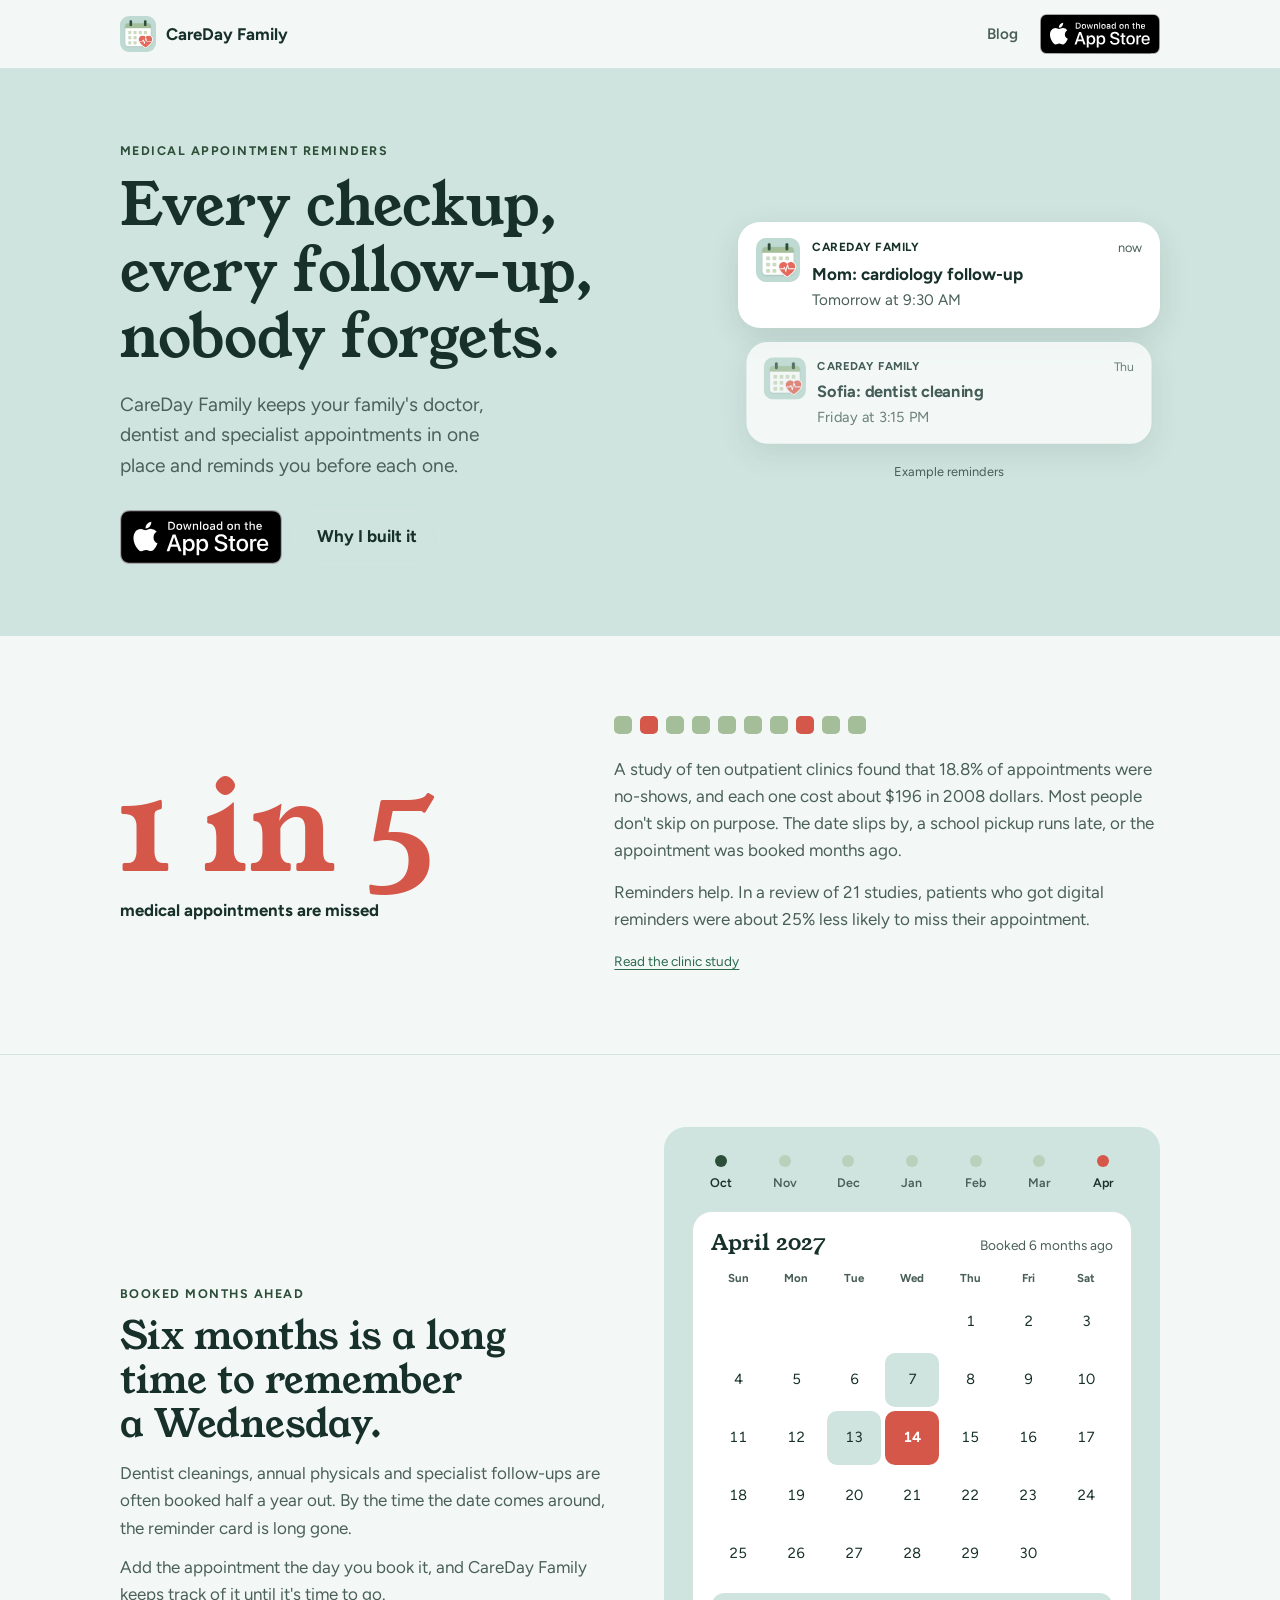
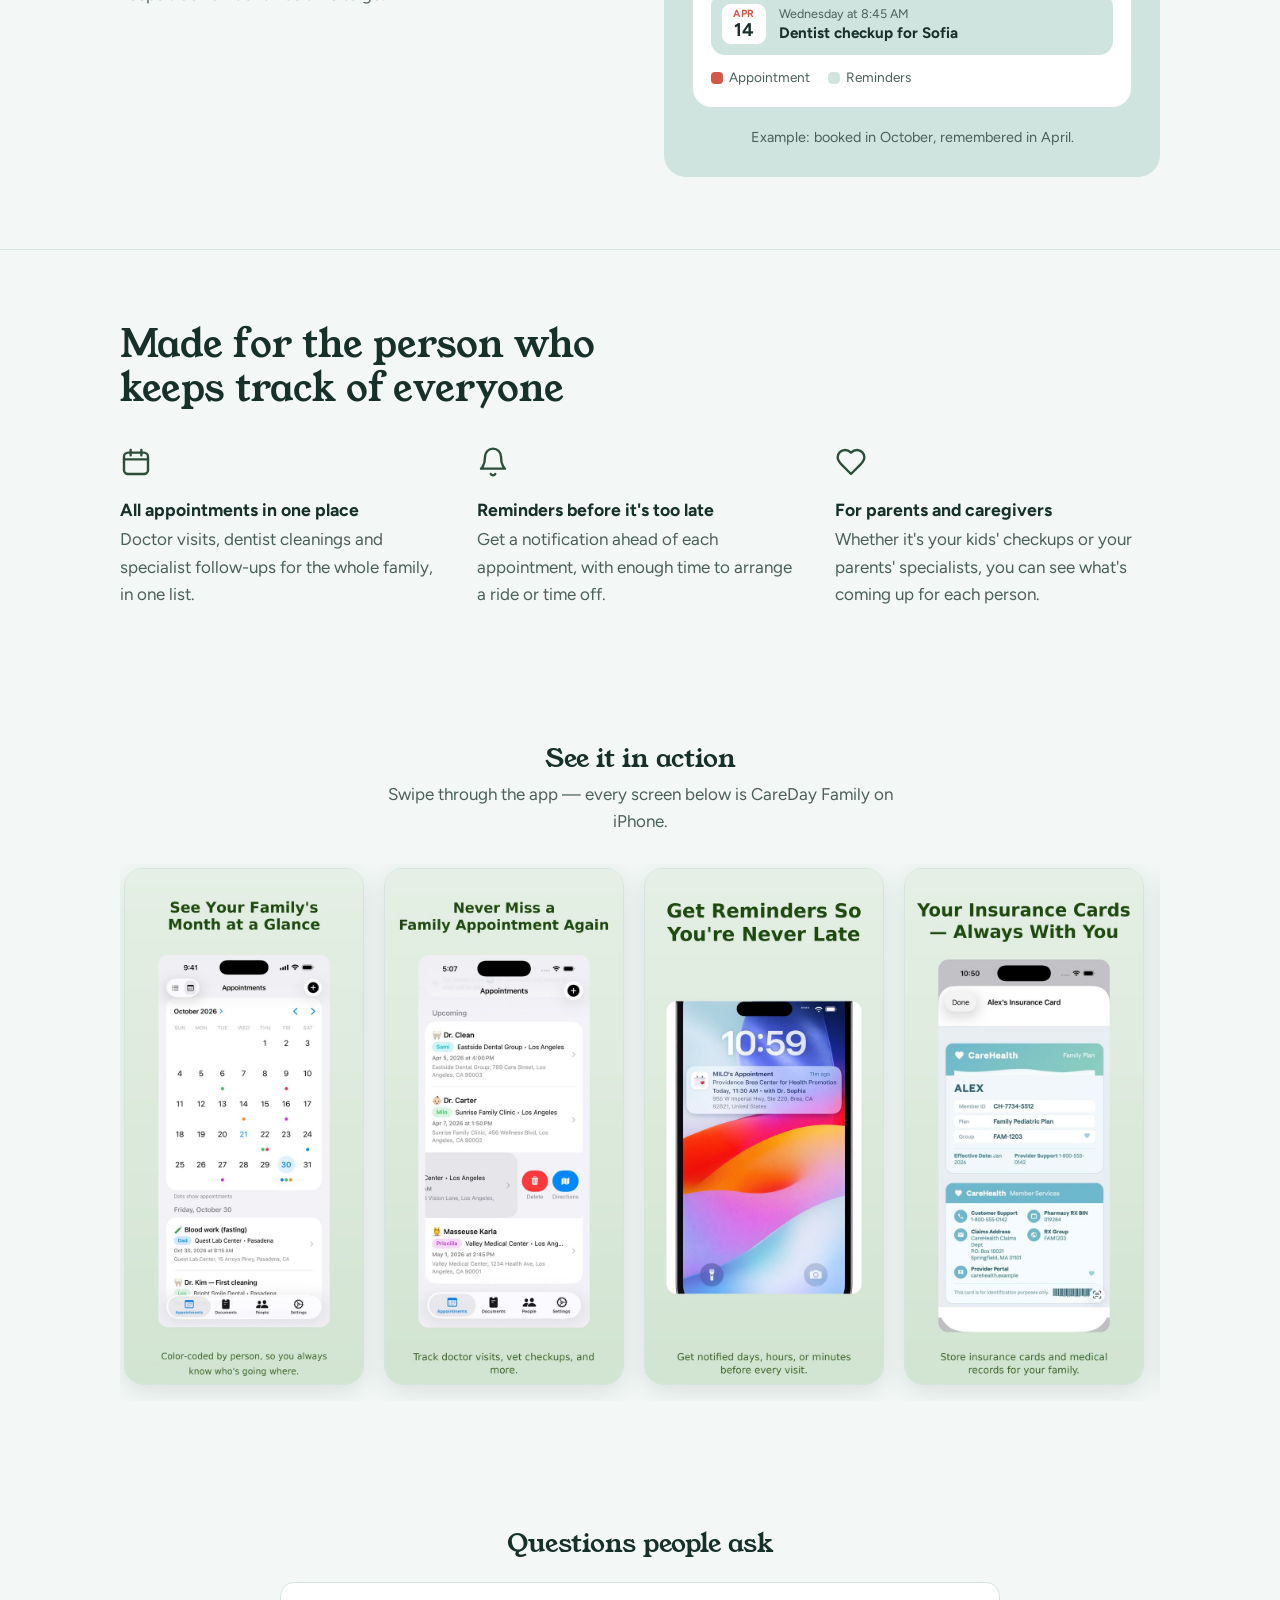
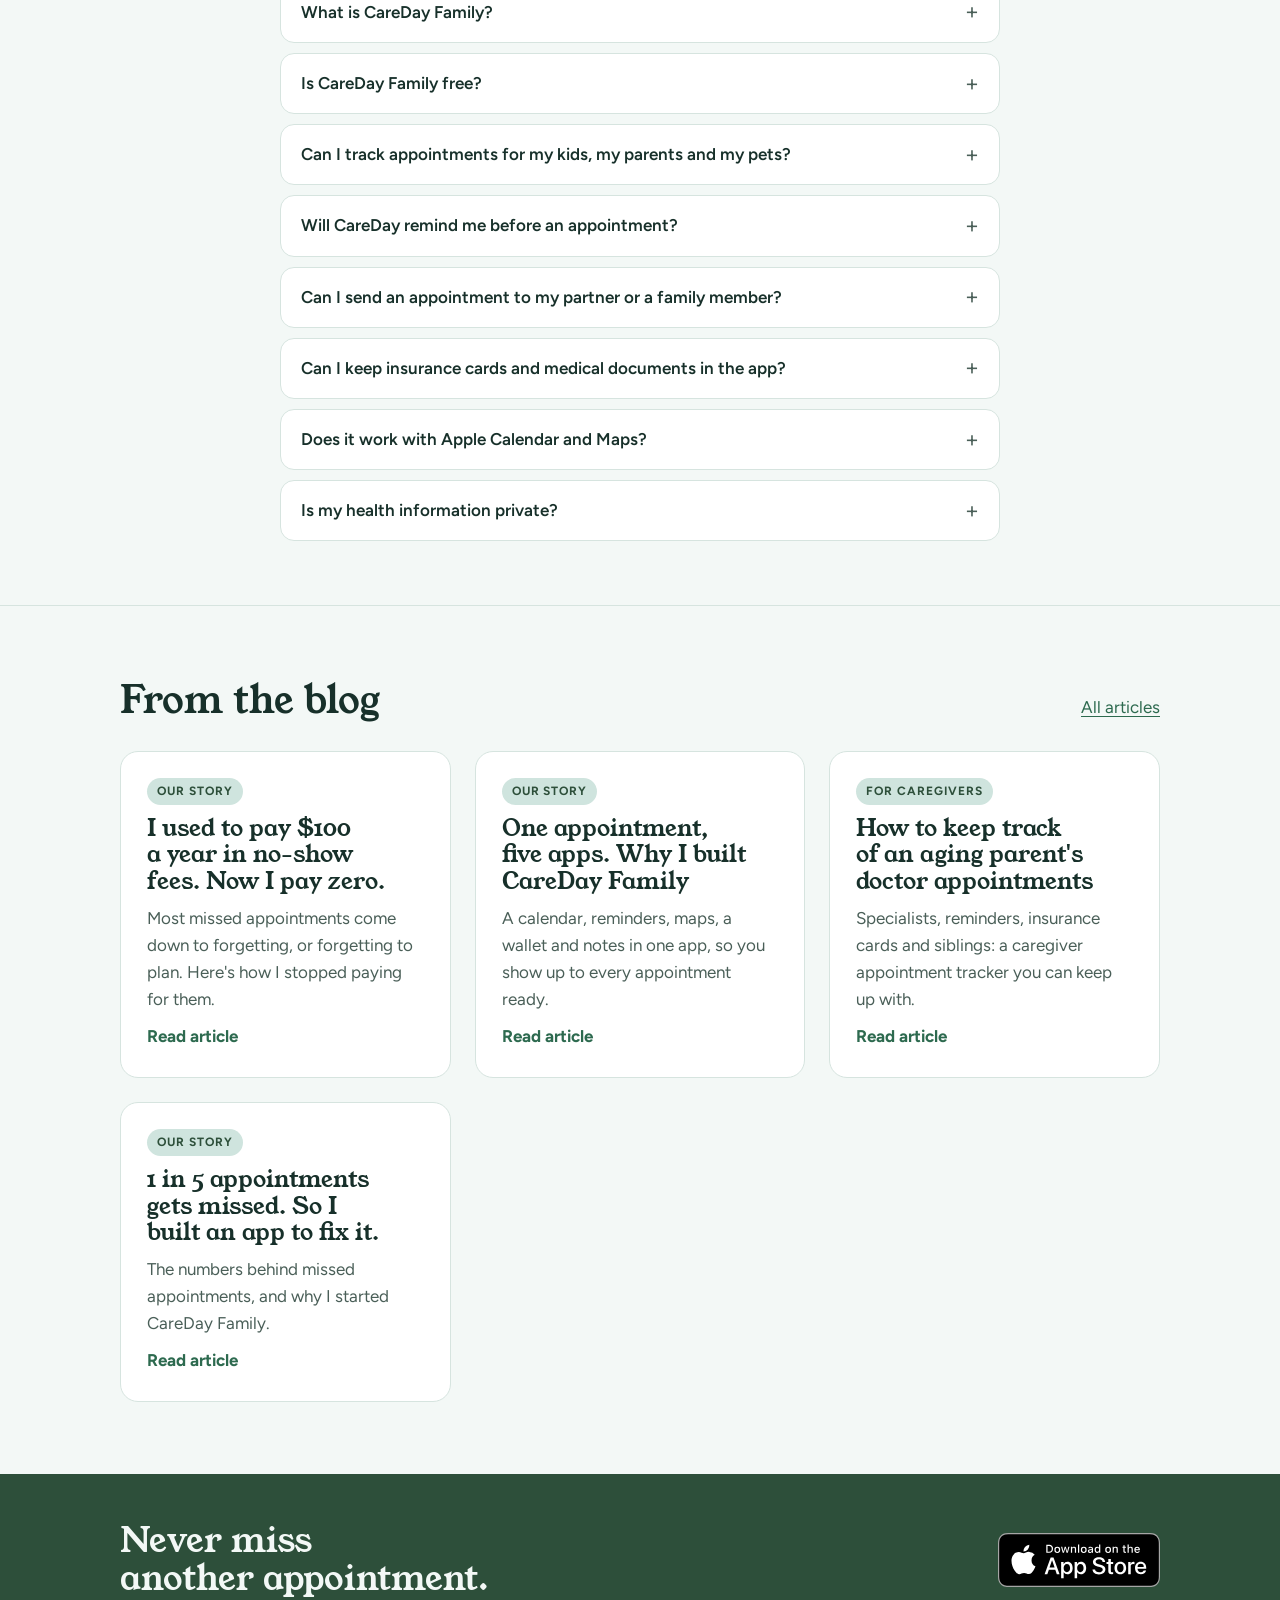
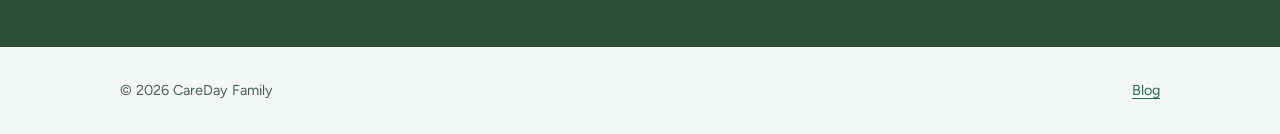
<file: index.html>
<!doctype html>
<html lang="en">
<head>
<meta charset="utf-8">
<meta name="viewport" content="width=device-width, initial-scale=1, viewport-fit=cover">
<title>CareDay Family – Medical Appointment Reminders for Families</title>
<link rel="canonical" href="https://caredayfamily.com/">
<meta property="og:type" content="website">
<meta property="og:site_name" content="CareDay Family">
<meta property="og:title" content="CareDay Family – Medical Appointment Reminders for Families">
<meta property="og:description" content="CareDay Family is an iPhone app that helps parents and caregivers keep track of doctor, dentist, specialist and vet appointments for the whole family, with reminders before every visit.">
<meta property="og:url" content="https://caredayfamily.com/">
<meta property="og:image" content="https://caredayfamily.com/images/og-image.png">
<meta name="twitter:card" content="summary_large_image">
<meta name="claude:viewport-fit-sides" content="cover">
<meta name="description" content="CareDay Family is an iPhone app that helps parents and caregivers keep track of doctor, dentist, specialist and vet appointments for the whole family, with reminders before every visit.">
<link rel="icon" type="image/png" href="favicon.png">
<link rel="apple-touch-icon" href="apple-touch-icon.png">
<meta name="apple-itunes-app" content="app-id=6760533057">
<link rel="preconnect" href="https://fonts.googleapis.com">
<link rel="preconnect" href="https://fonts.gstatic.com" crossorigin>
<link rel="stylesheet" href="https://fonts.googleapis.com/css2?family=Figtree:wght@400;600;700&family=Young+Serif&display=swap">
<link rel="stylesheet" href="styles.css">
<script type="application/ld+json">
{
  "@context": "https://schema.org",
  "@type": "MobileApplication",
  "name": "CareDay Family",
  "url": "https://caredayfamily.com/",
  "installUrl": "https://apps.apple.com/us/app/careday-family/id6760533057",
  "sameAs": [
    "https://apps.apple.com/us/app/careday-family/id6760533057"
  ],
  "operatingSystem": "iOS 17.0 or later",
  "applicationCategory": "MedicalApplication",
  "image": "https://caredayfamily.com/icon.png",
  "description": "An iPhone and iPad app for parents and caregivers to keep track of doctor, dentist, therapy, specialist and vet appointments for the whole family, with reminders before every visit.",
  "offers": {
    "@type": "Offer",
    "price": "0",
    "priceCurrency": "USD"
  }
}
</script>
<script type="application/ld+json">
{
  "@context": "https://schema.org",
  "@type": "FAQPage",
  "mainEntity": [
    {
      "@type": "Question",
      "name": "What is CareDay Family?",
      "acceptedAnswer": {
        "@type": "Answer",
        "text": "CareDay Family is an iPhone and iPad app for keeping track of your family's medical appointments in one place — doctor, dentist, therapy, specialist and vet visits — with a reminder before each one."
      }
    },
    {
      "@type": "Question",
      "name": "Is CareDay Family free?",
      "acceptedAnswer": {
        "@type": "Answer",
        "text": "Yes, it's free to download. The free version includes up to 12 appointments and 6 documents. CareDay Pro is a one-time purchase that unlocks unlimited appointments and documents — no subscription and no ads."
      }
    },
    {
      "@type": "Question",
      "name": "Can I track appointments for my kids, my parents and my pets?",
      "acceptedAnswer": {
        "@type": "Answer",
        "text": "Yes. Add each person — kids, parents, a partner, or a pet — and give them their own color, so you can see at a glance whose appointment is coming up."
      }
    },
    {
      "@type": "Question",
      "name": "Will CareDay remind me before an appointment?",
      "acceptedAnswer": {
        "@type": "Answer",
        "text": "Yes. CareDay sends a notification before each appointment. You can choose a single reminder (from 10 minutes to 1 day before) or a set, such as 1 week, 1 day and 1 hour before."
      }
    },
    {
      "@type": "Question",
      "name": "Can I send an appointment to my partner or a family member?",
      "acceptedAnswer": {
        "@type": "Answer",
        "text": "Yes. Open any appointment and tap the share button to send its details — who it's for, the date and time, and the address — by text message or email."
      }
    },
    {
      "@type": "Question",
      "name": "Can I keep insurance cards and medical documents in the app?",
      "acceptedAnswer": {
        "@type": "Answer",
        "text": "Yes. Save insurance cards and medical documents from your camera, photos or files, and require Face ID to view them."
      }
    },
    {
      "@type": "Question",
      "name": "Does it work with Apple Calendar and Maps?",
      "acceptedAnswer": {
        "@type": "Answer",
        "text": "Yes. You can add any appointment to Apple Calendar in one tap, and get directions to the office in Apple Maps or Google Maps."
      }
    },
    {
      "@type": "Question",
      "name": "Is my health information private?",
      "acceptedAnswer": {
        "@type": "Answer",
        "text": "Yes. There's no account to create, no tracking and no ads. Your information stays on your device and, if you use iCloud, in your own private iCloud account — the developer can't see it."
      }
    }
  ]
}
</script>
</head>
<body>

<header class="site-head">
  <div class="wrap">
    <a class="brand" href="index.html"><img src="icon.png" alt="" width="36" height="36">CareDay Family</a>
    <nav class="nav" aria-label="Main">
      <a href="blog.html">Blog</a>
      <a class="app-store-badge app-store-badge-sm" href="https://apps.apple.com/us/app/careday-family/id6760533057?pt=1287390&amp;ct=home-nav&amp;mt=8"><img src="images/app-store-badge.svg" alt="Download on the App Store" width="120" height="40"></a>
    </nav>
  </div>
</header>

<main>
  <section class="hero">
    <div class="wrap">
      <div>
        <div class="eyebrow">Medical appointment reminders</div>
        <h1>Every checkup, every follow-up, nobody forgets.</h1>
        <p class="lede">CareDay Family keeps your family's doctor, dentist and specialist appointments in one place and reminds you before each one.</p>
        <div class="actions">
          <a class="app-store-badge" href="https://apps.apple.com/us/app/careday-family/id6760533057?pt=1287390&amp;ct=home-hero&amp;mt=8"><img src="images/app-store-badge.svg" alt="Download on the App Store" width="162" height="54"></a>
          <a class="btn btn-quiet" href="blog/one-in-five.html">Why I built it</a>
        </div>
      </div>
      <div class="phone-note" aria-label="Example reminders">
        <div class="note">
          <img src="icon.png" alt="" width="44" height="44">
          <div>
            <div class="meta"><b>CareDay Family</b><span>now</span></div>
            <div class="title">Mom: cardiology follow-up</div>
            <div class="body">Tomorrow at 9:30 AM</div>
          </div>
        </div>
        <div class="note later">
          <img src="icon.png" alt="" width="44" height="44">
          <div>
            <div class="meta"><b>CareDay Family</b><span>Thu</span></div>
            <div class="title">Sofia: dentist cleaning</div>
            <div class="body">Friday at 3:15 PM</div>
          </div>
        </div>
        <div class="caption">Example reminders</div>
      </div>
    </div>
  </section>

  <section class="stat" aria-labelledby="stat-h">
    <div class="wrap">
      <div>
        <div class="big" id="stat-h">1 in 5<small>medical appointments are missed</small></div>
      </div>
      <div>
        <div class="dots" role="img" aria-label="Ten squares, two highlighted, showing about one in five appointments missed">
          <span></span><span class="miss"></span><span></span><span></span><span></span><span></span><span></span><span class="miss"></span><span></span><span></span>
        </div>
        <p>A study of ten outpatient clinics found that 18.8% of appointments were no-shows, and each one cost about $196 in 2008 dollars. Most people don't skip on purpose. The date slips by, a school pickup runs late, or the appointment was booked months ago.</p>
        <p>Reminders help. In a review of 21 studies, patients who got digital reminders were about 25% less likely to miss their appointment.</p>
        <a class="source" href="https://pmc.ncbi.nlm.nih.gov/articles/PMC4714455/">Read the clinic study</a>
      </div>
    </div>
  </section>

  <section class="split" aria-labelledby="long-h">
    <div class="wrap">
      <div>
        <div class="eyebrow">Booked months ahead</div>
        <h2 id="long-h">Six months is a long time to remember a Wednesday.</h2>
        <p>Dentist cleanings, annual physicals and specialist follow-ups are often booked half a year out. By the time the date comes around, the reminder card is long gone.</p>
        <p>Add the appointment the day you book it, and CareDay Family keeps track of it until it's time to go.</p>
      </div>
<figure class="visual" aria-label="Example: a dentist checkup booked in October for April 14, 2027">
  <div class="months" aria-hidden="true">
    <div class="start">Oct</div><div>Nov</div><div>Dec</div><div>Jan</div><div>Feb</div><div>Mar</div><div class="end">Apr</div>
  </div>
  <div class="cal">
    <div class="cal-head"><h3>April 2027</h3><span class="who" style="color:var(--muted);font-size:0.85rem">Booked 6 months ago</span></div>
    <div class="cal-grid"><span class="dow">Sun</span><span class="dow">Mon</span><span class="dow">Tue</span><span class="dow">Wed</span><span class="dow">Thu</span><span class="dow">Fri</span><span class="dow">Sat</span><span class="d" aria-hidden="true"></span><span class="d" aria-hidden="true"></span><span class="d" aria-hidden="true"></span><span class="d" aria-hidden="true"></span><span class="d">1</span><span class="d">2</span><span class="d">3</span><span class="d">4</span><span class="d">5</span><span class="d">6</span><span class="d remind">7</span><span class="d">8</span><span class="d">9</span><span class="d">10</span><span class="d">11</span><span class="d">12</span><span class="d remind">13</span><span class="d hit">14</span><span class="d">15</span><span class="d">16</span><span class="d">17</span><span class="d">18</span><span class="d">19</span><span class="d">20</span><span class="d">21</span><span class="d">22</span><span class="d">23</span><span class="d">24</span><span class="d">25</span><span class="d">26</span><span class="d">27</span><span class="d">28</span><span class="d">29</span><span class="d">30</span><span class="d" aria-hidden="true"></span></div>
    <div class="appt" style="background:var(--band)">
      <div class="datebox"><span>Apr</span><b>14</b></div>
      <div><div class="who">Wednesday at 8:45 AM</div><div class="what">Dentist checkup for Sofia</div></div>
    </div>
    <div class="cal-legend"><span><i style="background:var(--coral)"></i>Appointment</span><span><i style="background:var(--band);border:1px solid var(--line)"></i>Reminders</span></div>
  </div>
  <figcaption>Example: booked in October, remembered in April.</figcaption>
</figure>
    </div>
  </section>

  <section class="features" aria-labelledby="feat-h">
    <div class="wrap">
      <h2 id="feat-h">Made for the person who keeps track of everyone</h2>
      <div class="feature-grid">
        <div class="feature">
          <svg viewBox="0 0 24 24" fill="none" stroke="currentColor" stroke-width="1.8" stroke-linecap="round" stroke-linejoin="round" aria-hidden="true"><rect x="3" y="5" width="18" height="16" rx="3"/><path d="M8 3v4M16 3v4M3 10h18"/></svg>
          <h3>All appointments in one place</h3>
          <p>Doctor visits, dentist cleanings and specialist follow-ups for the whole family, in one list.</p>
        </div>
        <div class="feature">
          <svg viewBox="0 0 24 24" fill="none" stroke="currentColor" stroke-width="1.8" stroke-linecap="round" stroke-linejoin="round" aria-hidden="true"><path d="M6 8a6 6 0 1 1 12 0c0 7 3 9 3 9H3s3-2 3-9"/><path d="M10.3 21a1.94 1.94 0 0 0 3.4 0"/></svg>
          <h3>Reminders before it's too late</h3>
          <p>Get a notification ahead of each appointment, with enough time to arrange a ride or time off.</p>
        </div>
        <div class="feature">
          <svg viewBox="0 0 24 24" fill="none" stroke="currentColor" stroke-width="1.8" stroke-linecap="round" stroke-linejoin="round" aria-hidden="true"><path d="M19 14c1.49-1.46 3-3.21 3-5.5A5.5 5.5 0 0 0 16.5 3c-1.76 0-3 .5-4.5 2-1.5-1.5-2.74-2-4.5-2A5.5 5.5 0 0 0 2 8.5c0 2.3 1.5 4.05 3 5.5l7 7Z"/></svg>
          <h3>For parents and caregivers</h3>
          <p>Whether it's your kids' checkups or your parents' specialists, you can see what's coming up for each person.</p>
        </div>
      </div>
    </div>
  </section>

  <section class="screens" aria-labelledby="screens-h">
    <div class="wrap">
      <h2 id="screens-h">See it in action</h2>
      <p class="screens-sub">Swipe through the app — every screen below is CareDay Family on iPhone.</p>
      <div class="shot-strip" tabindex="0" aria-label="App screenshots, scroll horizontally">
        <figure class="shot">
          <img src="images/screens/calendar.jpg" alt="Calendar view with colored dots for each family member" width="600" height="1298" loading="lazy">
        </figure>
        <figure class="shot">
          <img src="images/screens/appointments.jpg" alt="Upcoming appointments list with swipe for directions or delete" width="600" height="1298" loading="lazy">
        </figure>
        <figure class="shot">
          <img src="images/screens/reminders.jpg" alt="Lock screen notification reminding about an appointment" width="600" height="1298" loading="lazy">
        </figure>
        <figure class="shot">
          <img src="images/screens/insurance-cards.jpg" alt="Insurance card saved in the app" width="600" height="1298" loading="lazy">
        </figure>
        <figure class="shot">
          <img src="images/screens/apple-calendar.jpg" alt="Adding an appointment to Apple Calendar" width="600" height="1298" loading="lazy">
        </figure>
        <figure class="shot">
          <img src="images/screens/people.jpg" alt="List of family members, each with their own color" width="600" height="1298" loading="lazy">
        </figure>
      </div>
    </div>
  </section>

  <section class="faq" aria-labelledby="faq-h">
    <div class="wrap">
      <h2 id="faq-h">Questions people ask</h2>
      <div class="faq-list">
        <details class="faq-item">
          <summary>What is CareDay Family?</summary>
          <p>CareDay Family is an iPhone and iPad app for keeping track of your family&#x27;s medical appointments in one place — doctor, dentist, therapy, specialist and vet visits — with a reminder before each one.</p>
        </details>
        <details class="faq-item">
          <summary>Is CareDay Family free?</summary>
          <p>Yes, it&#x27;s free to download. The free version includes up to 12 appointments and 6 documents. CareDay Pro is a one-time purchase that unlocks unlimited appointments and documents — no subscription and no ads.</p>
        </details>
        <details class="faq-item">
          <summary>Can I track appointments for my kids, my parents and my pets?</summary>
          <p>Yes. Add each person — kids, parents, a partner, or a pet — and give them their own color, so you can see at a glance whose appointment is coming up.</p>
        </details>
        <details class="faq-item">
          <summary>Will CareDay remind me before an appointment?</summary>
          <p>Yes. CareDay sends a notification before each appointment. You can choose a single reminder (from 10 minutes to 1 day before) or a set, such as 1 week, 1 day and 1 hour before.</p>
        </details>
        <details class="faq-item">
          <summary>Can I send an appointment to my partner or a family member?</summary>
          <p>Yes. Open any appointment and tap the share button to send its details — who it&#x27;s for, the date and time, and the address — by text message or email.</p>
        </details>
        <details class="faq-item">
          <summary>Can I keep insurance cards and medical documents in the app?</summary>
          <p>Yes. Save insurance cards and medical documents from your camera, photos or files, and require Face ID to view them.</p>
        </details>
        <details class="faq-item">
          <summary>Does it work with Apple Calendar and Maps?</summary>
          <p>Yes. You can add any appointment to Apple Calendar in one tap, and get directions to the office in Apple Maps or Google Maps.</p>
        </details>
        <details class="faq-item">
          <summary>Is my health information private?</summary>
          <p>Yes. There&#x27;s no account to create, no tracking and no ads. Your information stays on your device and, if you use iCloud, in your own private iCloud account — the developer can&#x27;t see it.</p>
        </details>
        <!-- TODO: uncomment once CareDay 1.1.0 (iCloud sync) is live on the App Store, and add it to the FAQPage JSON-LD in <head>
        <details class="faq-item">
          <summary>If I get a new iPhone, will my appointments come with me?</summary>
          <p>Yes. Starting with version 1.1, CareDay syncs your appointments, people and documents through your own iCloud account, so they appear on your new iPhone when you sign in with the same Apple ID.</p>
        </details>
        -->
      </div>
    </div>
  </section>

  <section class="posts" aria-labelledby="posts-h">
    <div class="wrap">
      <div class="posts-head">
        <h2 id="posts-h">From the blog</h2>
        <a href="blog.html">All articles</a>
      </div>
      <div class="post-list">
        <a class="post-card" href="blog/no-show-fees.html">
          <span class="tag">Our story</span>
          <h3>I used to pay $100 a year in no-show fees. Now I pay zero.</h3>
          <p>Most missed appointments come down to forgetting, or forgetting to plan. Here's how I stopped paying for them.</p>
          <span class="read">Read article</span>
        </a>
        <a class="post-card" href="blog/why-i-built-careday.html">
          <span class="tag">Our story</span>
          <h3>One appointment, five apps. Why I built CareDay Family</h3>
          <p>A calendar, reminders, maps, a wallet and notes in one app, so you show up to every appointment ready.</p>
          <span class="read">Read article</span>
        </a>
        <a class="post-card" href="blog/caregiver-appointment-tracker.html">
          <span class="tag">For caregivers</span>
          <h3>How to keep track of an aging parent's doctor appointments</h3>
          <p>Specialists, reminders, insurance cards and siblings: a caregiver appointment tracker you can keep up with.</p>
          <span class="read">Read article</span>
        </a>
        <a class="post-card" href="blog/one-in-five.html">
          <span class="tag">Our story</span>
          <h3>1 in 5 appointments gets missed. So I built an app to fix it.</h3>
          <p>The numbers behind missed appointments, and why I started CareDay Family.</p>
          <span class="read">Read article</span>
        </a>
      </div>
    </div>
  </section>

  <section class="cta-band">
    <div class="wrap">
      <h2>Never miss another appointment.</h2>
      <a class="app-store-badge" href="https://apps.apple.com/us/app/careday-family/id6760533057?pt=1287390&amp;ct=home-bottom&amp;mt=8"><img src="images/app-store-badge.svg" alt="Download on the App Store" width="162" height="54"></a>
    </div>
  </section>
</main>

<footer class="site-foot">
  <div class="wrap">
    <span>© 2026 CareDay Family</span>
    <span><a href="blog.html">Blog</a></span>
  </div>
</footer>
<!-- Cloudflare Web Analytics --><script type='module' src='https://static.cloudflareinsights.com/beacon.min.js' data-cf-beacon='{"token": "ec87ac1c883741d7adaf051fa220bff0"}'></script><!-- End Cloudflare Web Analytics -->
</body>
</html>
</file>
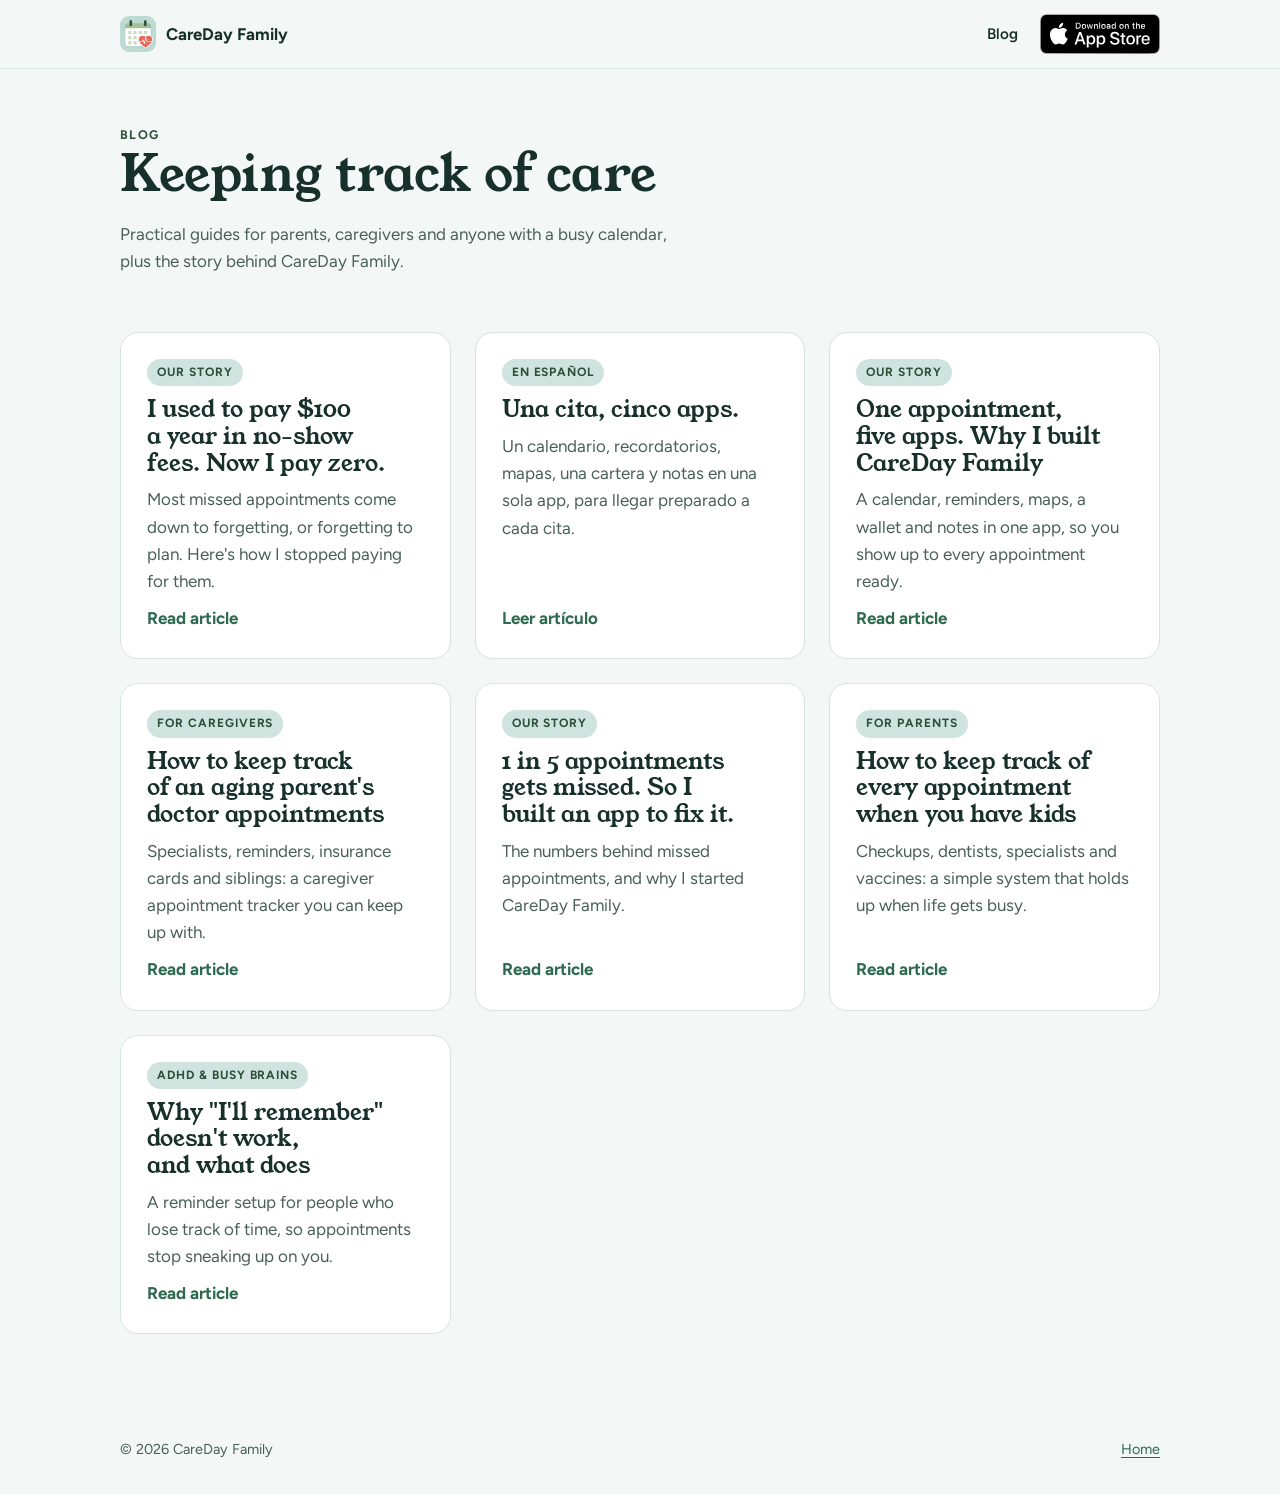
<file: blog.html>
<!doctype html>
<html lang="en">
<head>
<meta charset="utf-8">
<meta name="viewport" content="width=device-width, initial-scale=1, viewport-fit=cover">
<title>Blog – Keeping Track of Family Medical Appointments | CareDay Family</title>
<link rel="canonical" href="https://caredayfamily.com/blog.html">
<meta property="og:type" content="website">
<meta property="og:site_name" content="CareDay Family">
<meta property="og:title" content="Blog – Keeping Track of Family Medical Appointments | CareDay Family">
<meta property="og:description" content="Articles from CareDay Family on keeping track of medical appointments for your kids, your parents and yourself.">
<meta property="og:url" content="https://caredayfamily.com/blog.html">
<meta property="og:image" content="https://caredayfamily.com/images/og-image.png">
<meta name="twitter:card" content="summary_large_image">
<meta name="claude:viewport-fit-sides" content="cover">
<meta name="description" content="Articles from CareDay Family on keeping track of medical appointments for your kids, your parents and yourself.">
<link rel="icon" type="image/png" href="favicon.png">
<link rel="apple-touch-icon" href="apple-touch-icon.png">
<link rel="preconnect" href="https://fonts.googleapis.com">
<link rel="preconnect" href="https://fonts.gstatic.com" crossorigin>
<link rel="stylesheet" href="https://fonts.googleapis.com/css2?family=Figtree:wght@400;600;700&family=Young+Serif&display=swap">
<link rel="stylesheet" href="styles.css">
</head>
<body>

<header class="site-head">
  <div class="wrap">
    <a class="brand" href="index.html"><img src="icon.png" alt="" width="36" height="36">CareDay Family</a>
    <nav class="nav" aria-label="Main">
      <a href="blog.html" aria-current="page">Blog</a>
      <a class="app-store-badge app-store-badge-sm" href="https://apps.apple.com/us/app/careday-family/id6760533057?pt=1287390&amp;ct=blog-index-nav&amp;mt=8"><img src="images/app-store-badge.svg" alt="Download on the App Store" width="120" height="40"></a>
    </nav>
  </div>
</header>

<main>
  <section class="page-title">
    <div class="wrap">
      <div class="eyebrow">Blog</div>
      <h1>Keeping track of care</h1>
      <p>Practical guides for parents, caregivers and anyone with a busy calendar, plus the story behind CareDay Family.</p>
    </div>
  </section>

  <section class="posts" style="border-top:0;padding-top:32px">
    <div class="wrap">
      <div class="post-list">
        <a class="post-card" href="blog/no-show-fees.html">
          <span class="tag">Our story</span>
          <h3>I used to pay $100 a year in no-show fees. Now I pay zero.</h3>
          <p>Most missed appointments come down to forgetting, or forgetting to plan. Here's how I stopped paying for them.</p>
          <span class="read">Read article</span>
        </a>
        <a class="post-card" href="blog/por-que-cree-careday.html" lang="es">
          <span class="tag">En español</span>
          <h3>Una cita, cinco apps.</h3>
          <p>Un calendario, recordatorios, mapas, una cartera y notas en una sola app, para llegar preparado a cada cita.</p>
          <span class="read">Leer artículo</span>
        </a>
        <a class="post-card" href="blog/why-i-built-careday.html">
          <span class="tag">Our story</span>
          <h3>One appointment, five apps. Why I built CareDay Family</h3>
          <p>A calendar, reminders, maps, a wallet and notes in one app, so you show up to every appointment ready.</p>
          <span class="read">Read article</span>
        </a>
        <a class="post-card" href="blog/caregiver-appointment-tracker.html">
          <span class="tag">For caregivers</span>
          <h3>How to keep track of an aging parent's doctor appointments</h3>
          <p>Specialists, reminders, insurance cards and siblings: a caregiver appointment tracker you can keep up with.</p>
          <span class="read">Read article</span>
        </a>
        <a class="post-card" href="blog/one-in-five.html">
          <span class="tag">Our story</span>
          <h3>1 in 5 appointments gets missed. So I built an app to fix it.</h3>
          <p>The numbers behind missed appointments, and why I started CareDay Family.</p>
          <span class="read">Read article</span>
        </a>
        <a class="post-card" href="blog/parents-appointments.html">
          <span class="tag">For parents</span>
          <h3>How to keep track of every appointment when you have kids</h3>
          <p>Checkups, dentists, specialists and vaccines: a simple system that holds up when life gets busy.</p>
          <span class="read">Read article</span>
        </a>
        <a class="post-card" href="blog/adhd-reminders.html">
          <span class="tag">ADHD &amp; busy brains</span>
          <h3>Why "I'll remember" doesn't work, and what does</h3>
          <p>A reminder setup for people who lose track of time, so appointments stop sneaking up on you.</p>
          <span class="read">Read article</span>
        </a>
      </div>
    </div>
  </section>
</main>

<footer class="site-foot">
  <div class="wrap">
    <span>© 2026 CareDay Family</span>
    <span><a href="index.html">Home</a></span>
  </div>
</footer>
<!-- Cloudflare Web Analytics --><script type='module' src='https://static.cloudflareinsights.com/beacon.min.js' data-cf-beacon='{"token": "ec87ac1c883741d7adaf051fa220bff0"}'></script><!-- End Cloudflare Web Analytics -->
</body>
</html>
</file>
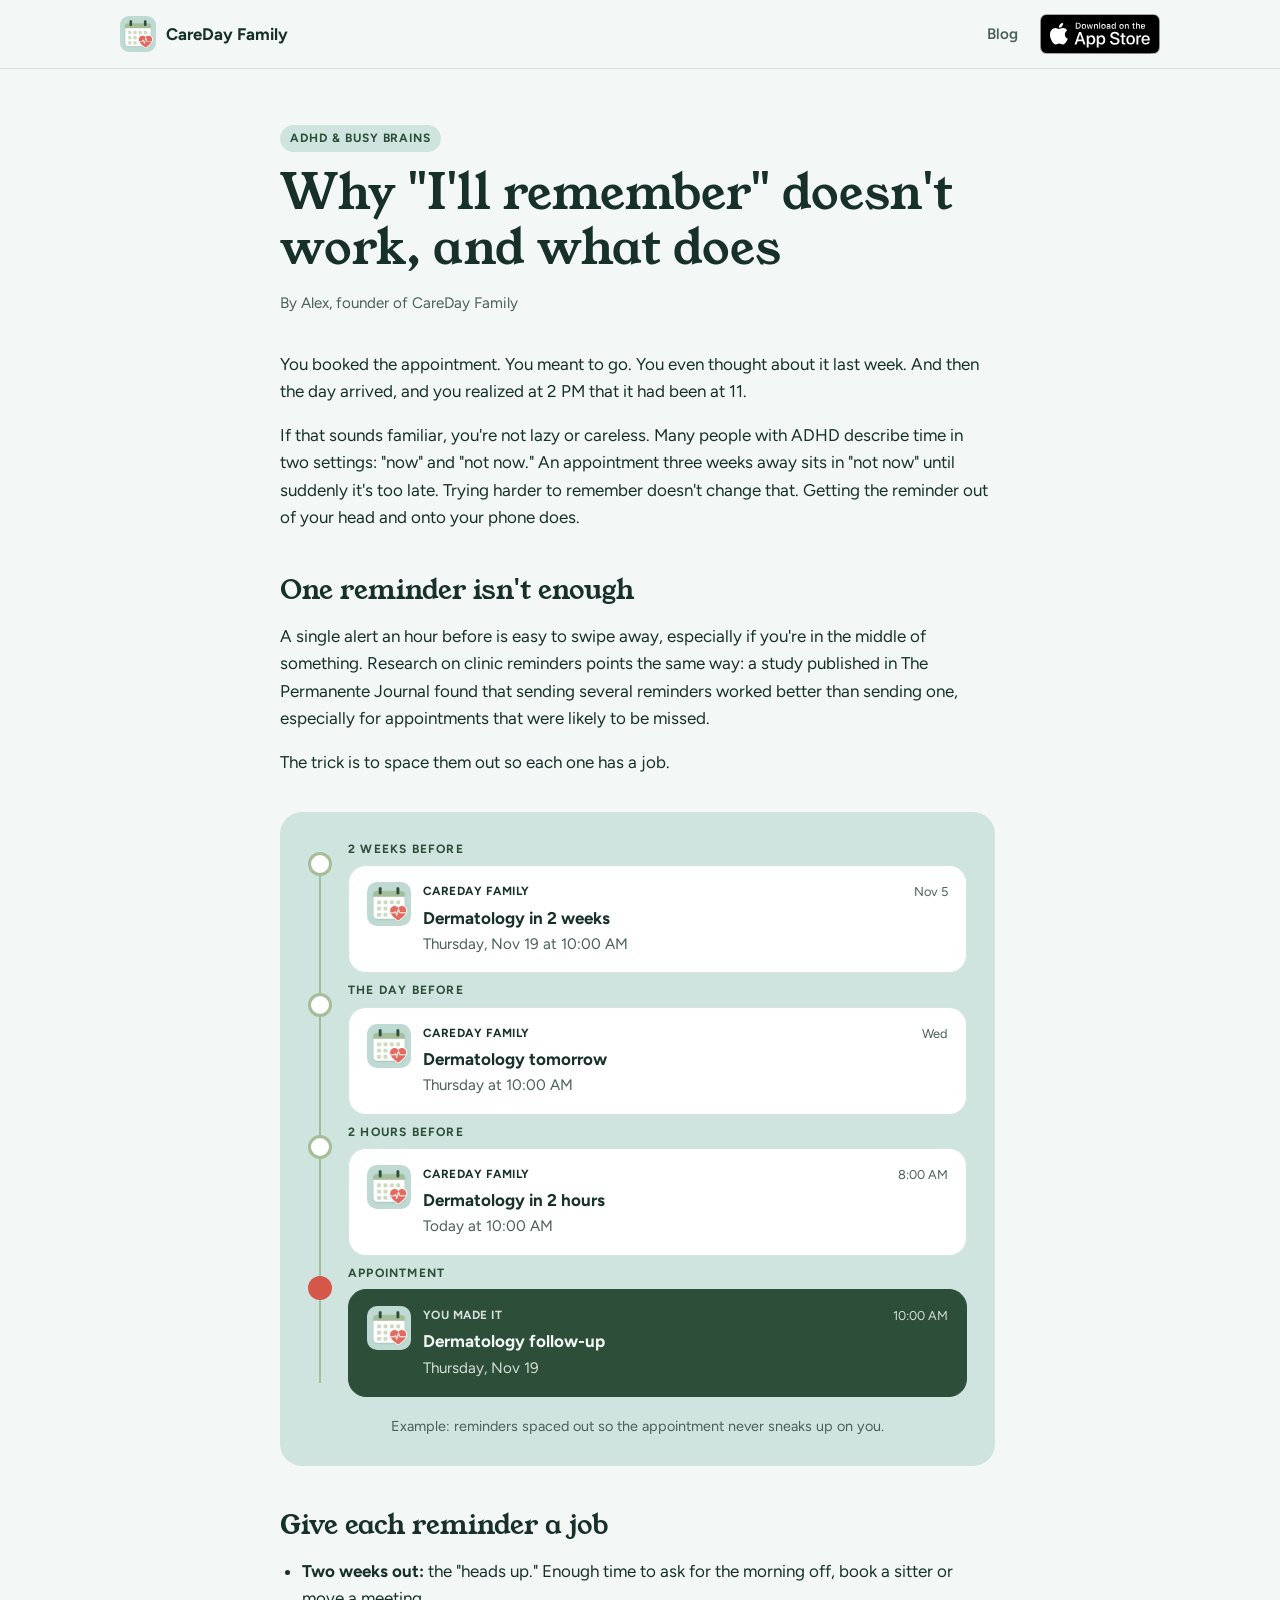
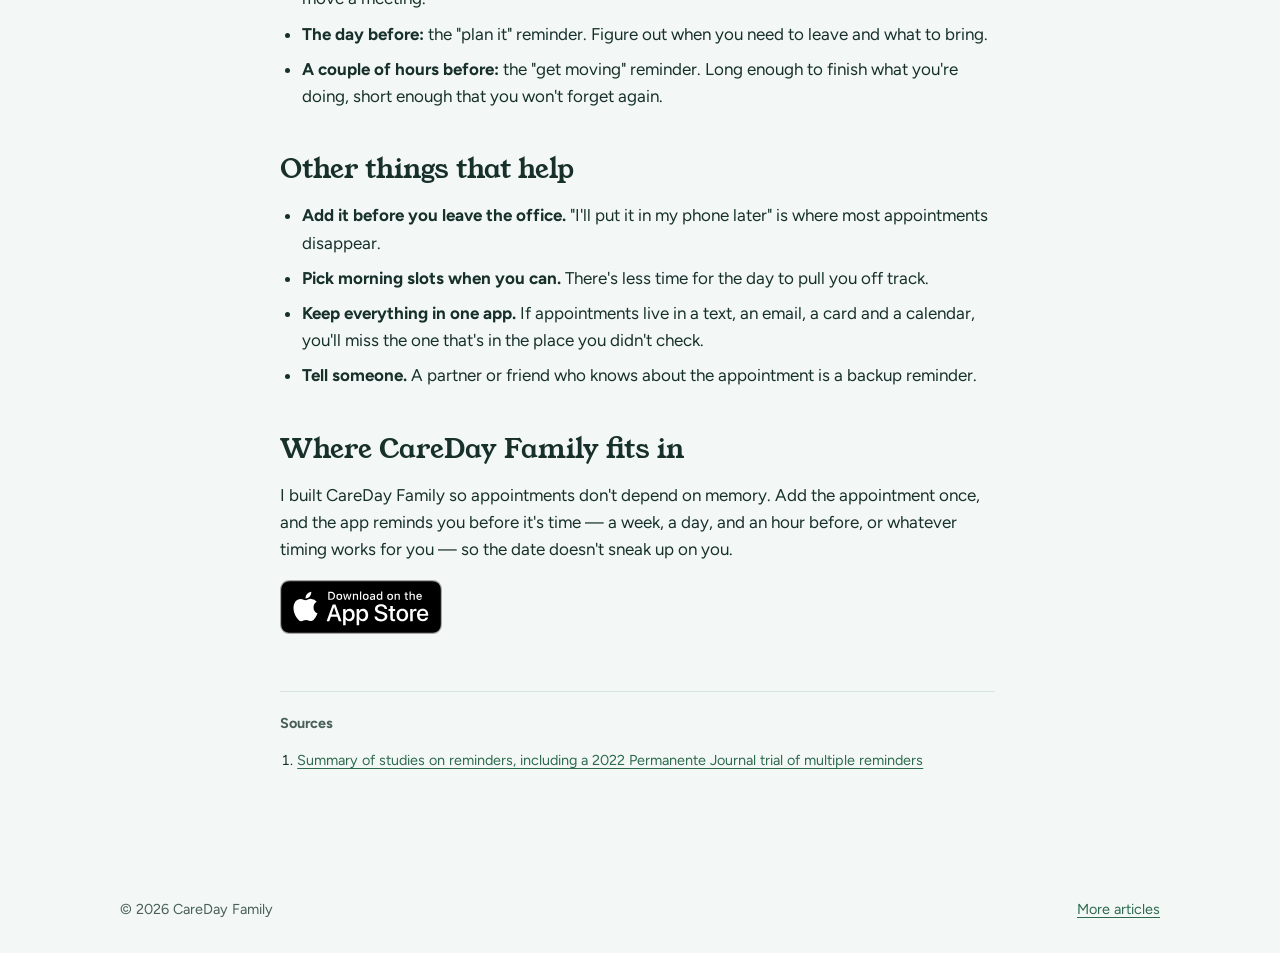
<file: blog/adhd-reminders.html>
<!doctype html>
<html lang="en">
<head>
<meta charset="utf-8">
<meta name="viewport" content="width=device-width, initial-scale=1, viewport-fit=cover">
<title>How to Stop Forgetting Appointments With ADHD | CareDay Family</title>
<link rel="canonical" href="https://caredayfamily.com/blog/adhd-reminders.html">
<meta property="og:type" content="article">
<meta property="og:site_name" content="CareDay Family">
<meta property="og:title" content="How to Stop Forgetting Appointments With ADHD | CareDay Family">
<meta property="og:description" content="If appointments keep sneaking up on you, the fix isn't trying harder to remember. Here's a reminder setup that works with an ADHD brain.">
<meta property="og:url" content="https://caredayfamily.com/blog/adhd-reminders.html">
<meta property="og:image" content="https://caredayfamily.com/images/og-image.png">
<meta name="twitter:card" content="summary_large_image">
<meta name="claude:viewport-fit-sides" content="cover">
<meta name="description" content="If appointments keep sneaking up on you, the fix isn't trying harder to remember. Here's a reminder setup that works with an ADHD brain.">
<link rel="icon" type="image/png" href="../favicon.png">
<link rel="apple-touch-icon" href="../apple-touch-icon.png">
<link rel="preconnect" href="https://fonts.googleapis.com">
<link rel="preconnect" href="https://fonts.gstatic.com" crossorigin>
<link rel="stylesheet" href="https://fonts.googleapis.com/css2?family=Figtree:wght@400;600;700&family=Young+Serif&display=swap">
<link rel="stylesheet" href="../styles.css">
<script type="application/ld+json">
{
  "@context": "https://schema.org",
  "@type": "BlogPosting",
  "headline": "Why \"I'll remember\" doesn't work, and what does",
  "description": "If appointments keep sneaking up on you, the fix isn't trying harder to remember. Here's a reminder setup that works with an ADHD brain.",
  "datePublished": "2026-10-21",
  "dateModified": "2026-10-23",
  "author": {
    "@type": "Person",
    "name": "Alex",
    "jobTitle": "Founder of CareDay Family"
  },
  "publisher": {
    "@type": "Organization",
    "name": "CareDay Family",
    "logo": {
      "@type": "ImageObject",
      "url": "https://caredayfamily.com/icon.png"
    }
  },
  "image": "https://caredayfamily.com/images/og-image.png",
  "mainEntityOfPage": "https://caredayfamily.com/blog/adhd-reminders.html",
  "about": {
    "@type": "MobileApplication",
    "name": "CareDay Family",
    "url": "https://apps.apple.com/us/app/careday-family/id6760533057"
  }
}
</script>
</head>
<body>

<header class="site-head">
  <div class="wrap">
    <a class="brand" href="../index.html"><img src="../icon.png" alt="" width="36" height="36">CareDay Family</a>
    <nav class="nav" aria-label="Main">
      <a href="../blog.html">Blog</a>
      <a class="app-store-badge app-store-badge-sm" href="https://apps.apple.com/us/app/careday-family/id6760533057?pt=1287390&amp;ct=adhd-nav&amp;mt=8"><img src="../images/app-store-badge.svg" alt="Download on the App Store" width="120" height="40"></a>
    </nav>
  </div>
</header>

<main class="article">
  <article class="wrap">
    <header>
      <span class="tag">ADHD &amp; busy brains</span>
      <h1>Why "I'll remember" doesn't work, and what does</h1>
      <div class="byline">By Alex, founder of CareDay Family</div>
    </header>

    <div class="prose">
      <p>You booked the appointment. You meant to go. You even thought about it last week. And then the day arrived, and you realized at 2 PM that it had been at 11.</p>
      <p>If that sounds familiar, you're not lazy or careless. Many people with ADHD describe time in two settings: "now" and "not now." An appointment three weeks away sits in "not now" until suddenly it's too late. Trying harder to remember doesn't change that. Getting the reminder out of your head and onto your phone does.</p>

      <h2>One reminder isn't enough</h2>
      <p>A single alert an hour before is easy to swipe away, especially if you're in the middle of something. Research on clinic reminders points the same way: a study published in The Permanente Journal found that sending several reminders worked better than sending one, especially for appointments that were likely to be missed.</p>
      <p>The trick is to space them out so each one has a job.</p>

      <figure class="visual" aria-label="Example: four reminders leading up to a dermatology appointment">
        <ol class="timeline">
          <li>
            <span class="pin" aria-hidden="true"></span>
            <div>
              <div class="when">2 weeks before</div>
              <div class="note">
                <img src="../icon.png" alt="" width="44" height="44">
                <div><div class="meta"><b>CareDay Family</b><span>Nov 5</span></div><div class="title">Dermatology in 2 weeks</div><div class="body">Thursday, Nov 19 at 10:00 AM</div></div>
              </div>
            </div>
          </li>
          <li>
            <span class="pin" aria-hidden="true"></span>
            <div>
              <div class="when">The day before</div>
              <div class="note">
                <img src="../icon.png" alt="" width="44" height="44">
                <div><div class="meta"><b>CareDay Family</b><span>Wed</span></div><div class="title">Dermatology tomorrow</div><div class="body">Thursday at 10:00 AM</div></div>
              </div>
            </div>
          </li>
          <li>
            <span class="pin" aria-hidden="true"></span>
            <div>
              <div class="when">2 hours before</div>
              <div class="note">
                <img src="../icon.png" alt="" width="44" height="44">
                <div><div class="meta"><b>CareDay Family</b><span>8:00 AM</span></div><div class="title">Dermatology in 2 hours</div><div class="body">Today at 10:00 AM</div></div>
              </div>
            </div>
          </li>
          <li class="final">
            <span class="pin" aria-hidden="true"></span>
            <div>
              <div class="when">Appointment</div>
              <div class="note">
                <img src="../icon.png" alt="" width="44" height="44">
                <div><div class="meta"><b>You made it</b><span>10:00 AM</span></div><div class="title">Dermatology follow-up</div><div class="body">Thursday, Nov 19</div></div>
              </div>
            </div>
          </li>
        </ol>
        <figcaption>Example: reminders spaced out so the appointment never sneaks up on you.</figcaption>
      </figure>

      <h2>Give each reminder a job</h2>
      <ul>
        <li><strong>Two weeks out:</strong> the "heads up." Enough time to ask for the morning off, book a sitter or move a meeting.</li>
        <li><strong>The day before:</strong> the "plan it" reminder. Figure out when you need to leave and what to bring.</li>
        <li><strong>A couple of hours before:</strong> the "get moving" reminder. Long enough to finish what you're doing, short enough that you won't forget again.</li>
      </ul>

      <h2>Other things that help</h2>
      <ul>
        <li><strong>Add it before you leave the office.</strong> "I'll put it in my phone later" is where most appointments disappear.</li>
        <li><strong>Pick morning slots when you can.</strong> There's less time for the day to pull you off track.</li>
        <li><strong>Keep everything in one app.</strong> If appointments live in a text, an email, a card and a calendar, you'll miss the one that's in the place you didn't check.</li>
        <li><strong>Tell someone.</strong> A partner or friend who knows about the appointment is a backup reminder.</li>
      </ul>

      <h2>Where CareDay Family fits in</h2>
      <p>I built CareDay Family so appointments don't depend on memory. Add the appointment once, and the app reminds you before it's time — a week, a day, and an hour before, or whatever timing works for you — so the date doesn't sneak up on you.</p>

      <p><a class="app-store-badge" href="https://apps.apple.com/us/app/careday-family/id6760533057?pt=1287390&amp;ct=adhd-article&amp;mt=8"><img src="../images/app-store-badge.svg" alt="Download on the App Store" width="162" height="54"></a></p>

      <div class="sources">
        <strong>Sources</strong>
        <ol>
          <li><a href="https://www.entagl.com/blog/reduce-no-shows-reminders-confirmation-calls">Summary of studies on reminders, including a 2022 Permanente Journal trial of multiple reminders</a></li>
        </ol>
      </div>
    </div>
  </article>
</main>

<footer class="site-foot">
  <div class="wrap">
    <span>© 2026 CareDay Family</span>
    <span><a href="../blog.html">More articles</a></span>
  </div>
</footer>
<!-- Cloudflare Web Analytics --><script type='module' src='https://static.cloudflareinsights.com/beacon.min.js' data-cf-beacon='{"token": "ec87ac1c883741d7adaf051fa220bff0"}'></script><!-- End Cloudflare Web Analytics -->
</body>
</html>
</file>
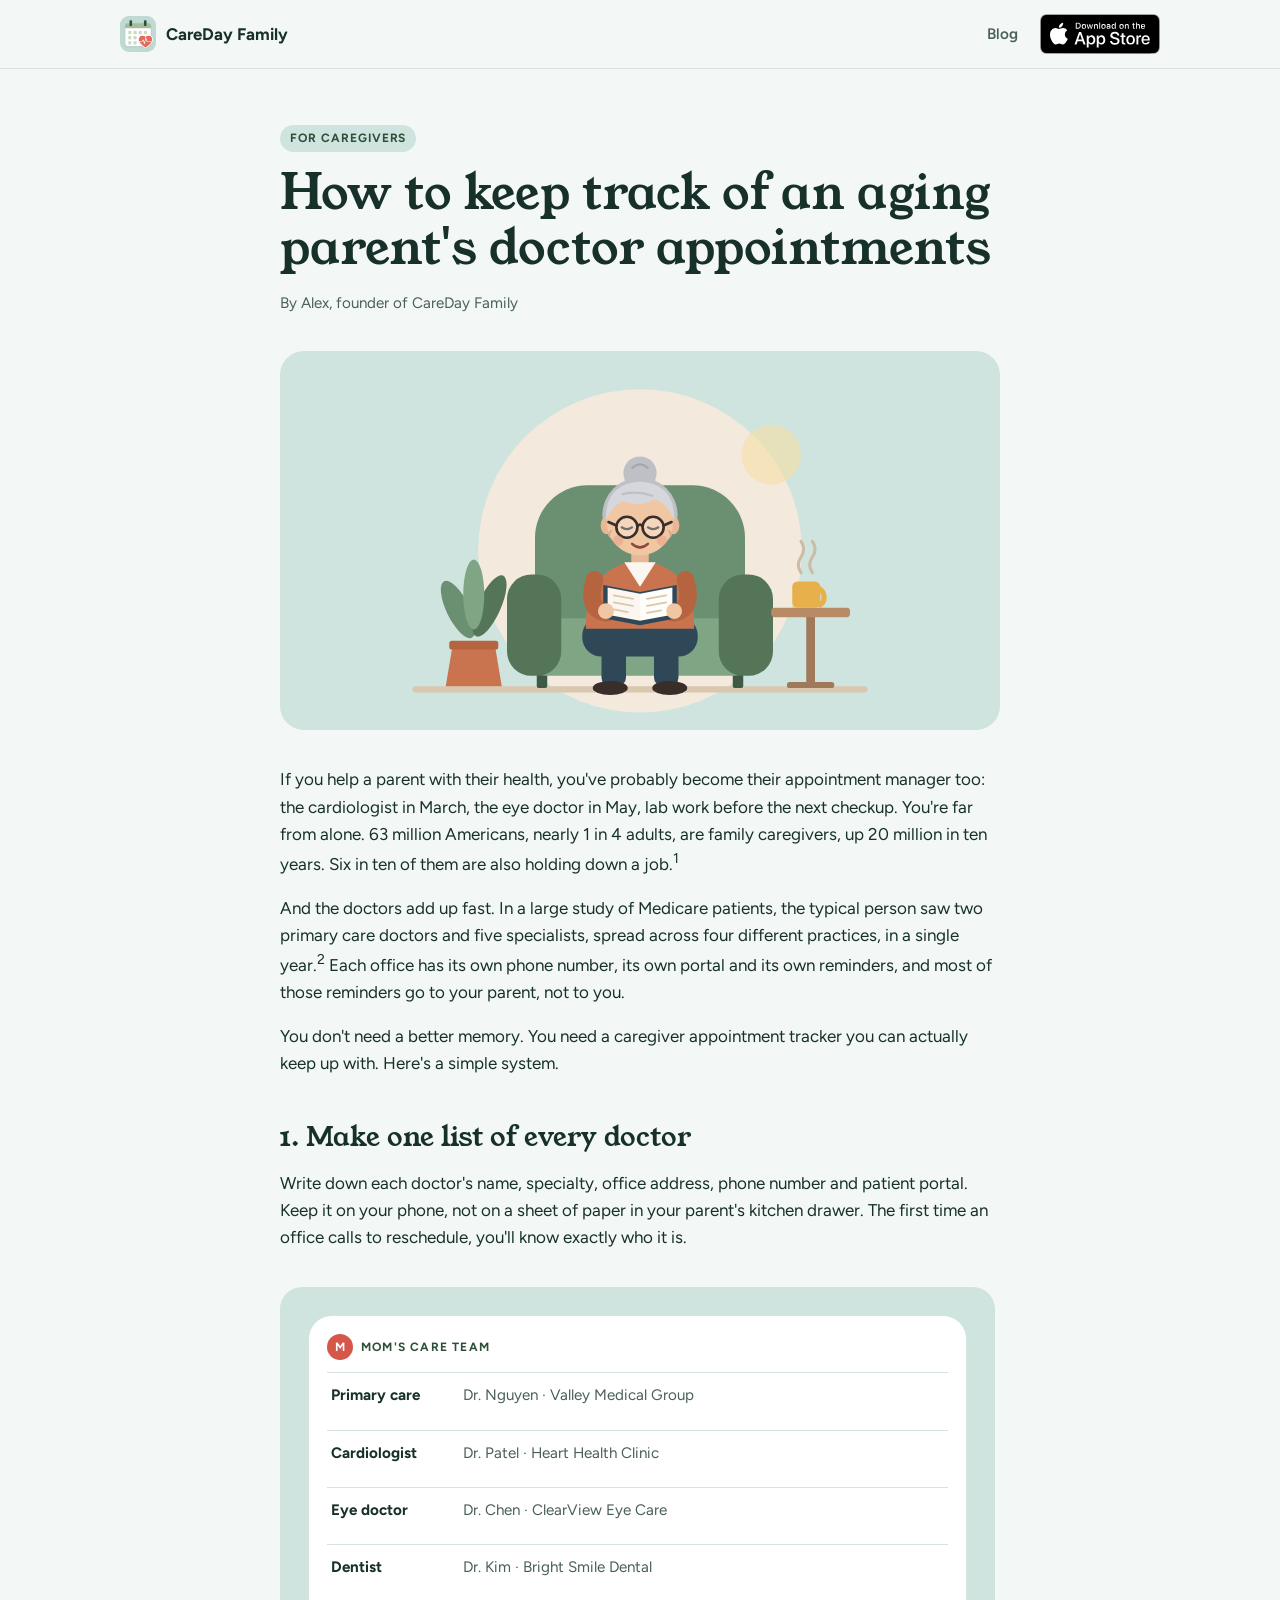
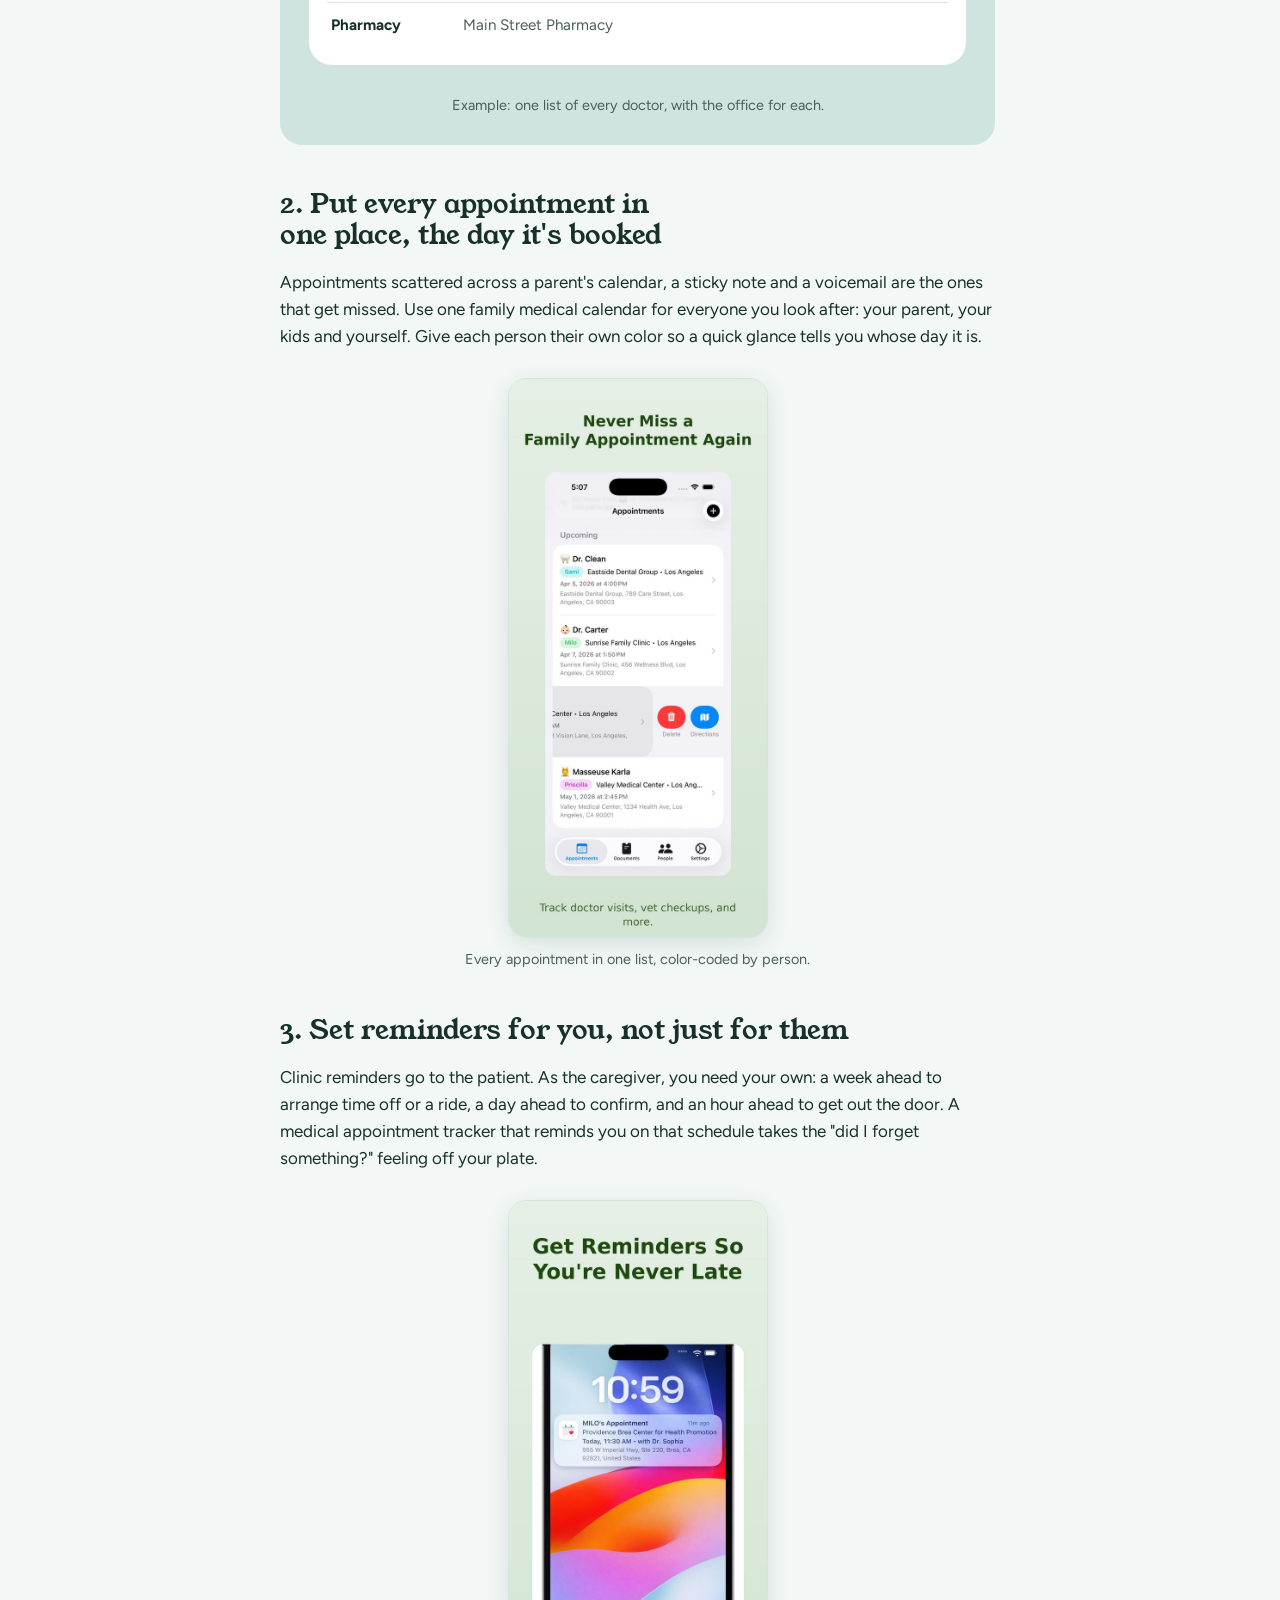
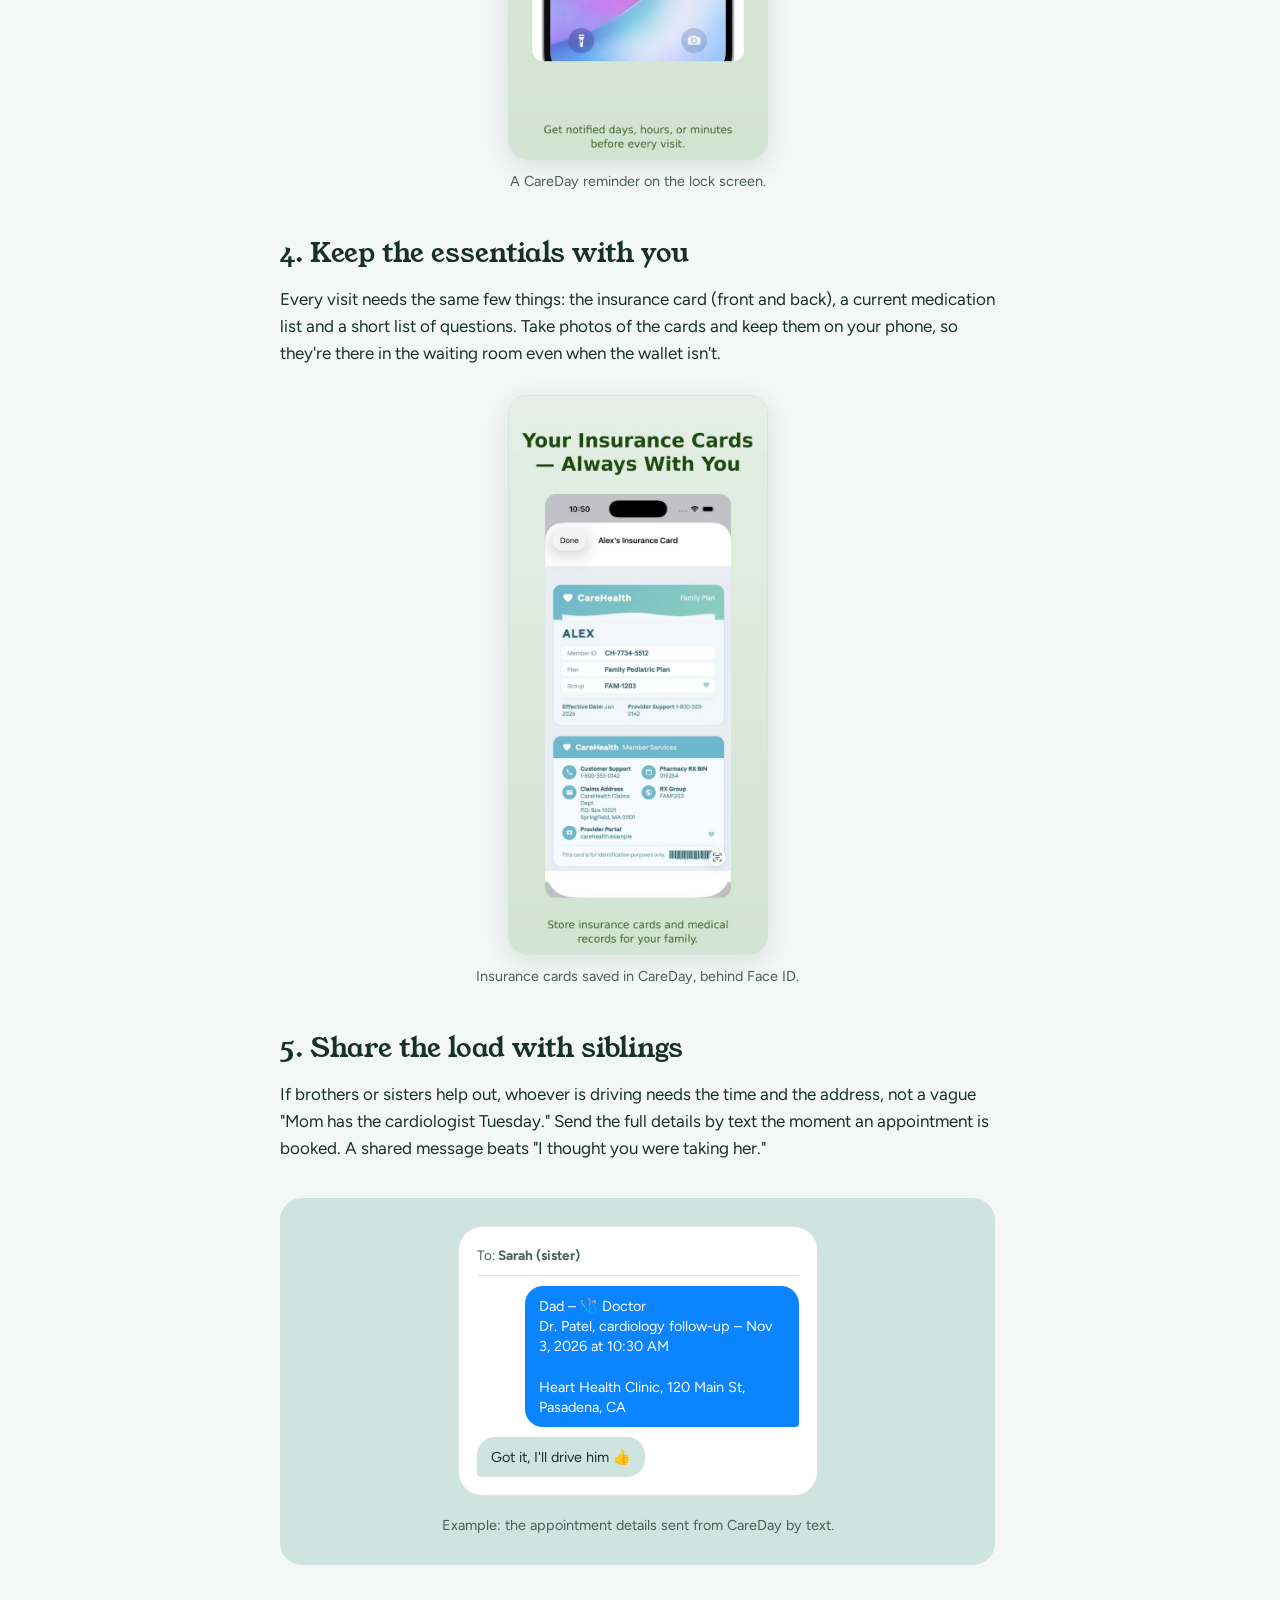
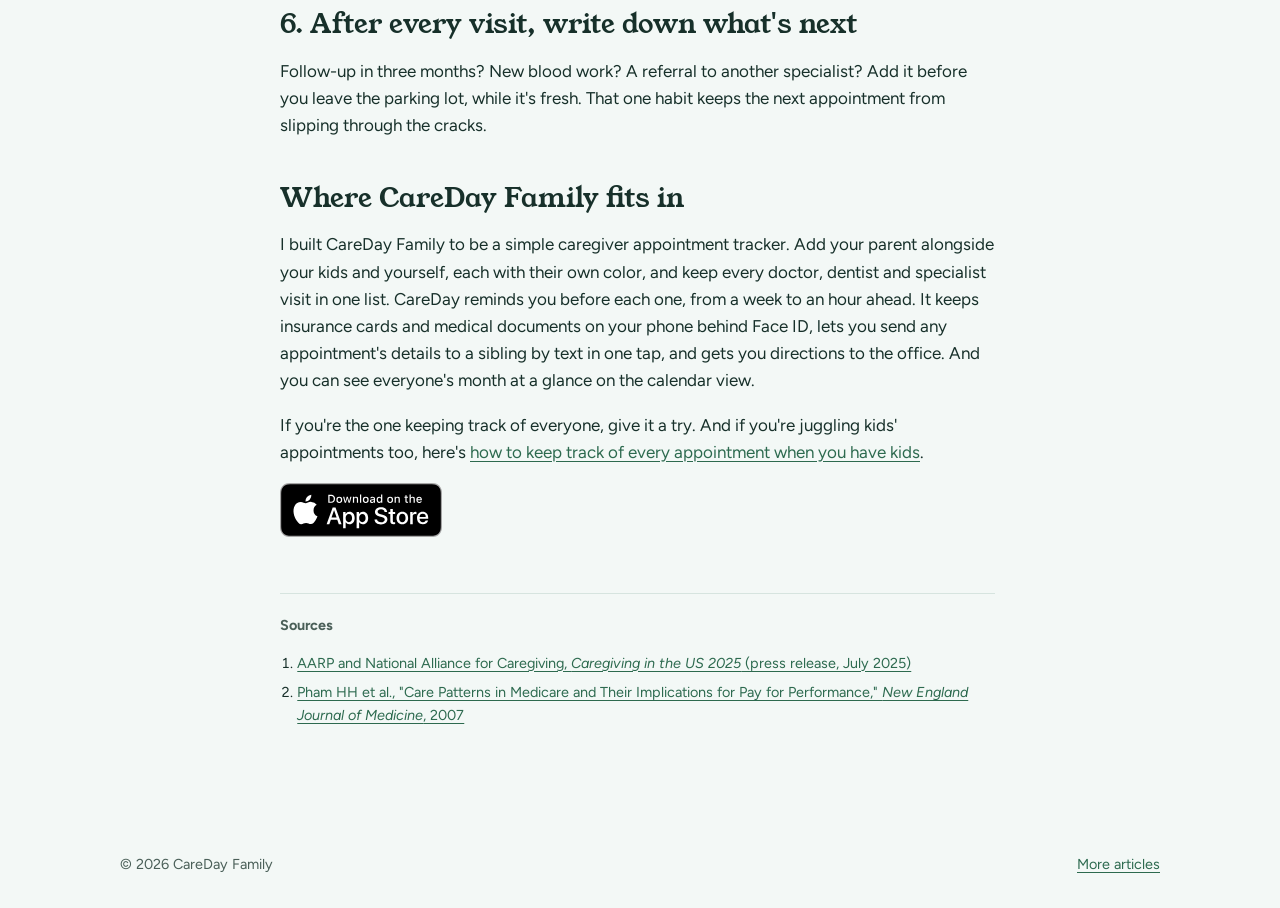
<file: blog/caregiver-appointment-tracker.html>
<!doctype html>
<html lang="en">
<head>
<meta charset="utf-8">
<meta name="viewport" content="width=device-width, initial-scale=1, viewport-fit=cover">
<title>Caregiver Appointment Tracker: Manage a Parent's Doctor Visits</title>
<link rel="canonical" href="https://caredayfamily.com/blog/caregiver-appointment-tracker.html">
<meta property="og:type" content="article">
<meta property="og:site_name" content="CareDay Family">
<meta property="og:title" content="Caregiver Appointment Tracker: Manage a Parent&#x27;s Doctor Visits">
<meta property="og:description" content="A simple caregiver appointment tracker system for managing a parent&#x27;s specialists, reminders, insurance cards and visits, without keeping it all in your head.">
<meta property="og:url" content="https://caredayfamily.com/blog/caregiver-appointment-tracker.html">
<meta property="og:image" content="https://caredayfamily.com/images/blog/caregiver-share.png">
<meta name="twitter:card" content="summary_large_image">
<meta name="claude:viewport-fit-sides" content="cover">
<meta name="description" content="A simple caregiver appointment tracker system for managing a parent&#x27;s specialists, reminders, insurance cards and visits, without keeping it all in your head.">
<link rel="icon" type="image/png" href="../favicon.png">
<link rel="apple-touch-icon" href="../apple-touch-icon.png">
<link rel="preconnect" href="https://fonts.googleapis.com">
<link rel="preconnect" href="https://fonts.gstatic.com" crossorigin>
<link rel="stylesheet" href="https://fonts.googleapis.com/css2?family=Figtree:wght@400;600;700&family=Young+Serif&display=swap">
<link rel="stylesheet" href="../styles.css">
<script type="application/ld+json">
{
  "@context": "https://schema.org",
  "@type": "BlogPosting",
  "headline": "How to keep track of an aging parent's doctor appointments",
  "description": "A simple caregiver appointment tracker system for managing a parent's specialists, reminders, insurance cards and visits, without keeping it all in your head.",
  "datePublished": "2026-10-27",
  "dateModified": "2026-10-27",
  "author": {
    "@type": "Person",
    "name": "Alex",
    "jobTitle": "Founder of CareDay Family"
  },
  "publisher": {
    "@type": "Organization",
    "name": "CareDay Family",
    "logo": {
      "@type": "ImageObject",
      "url": "https://caredayfamily.com/icon.png"
    }
  },
  "image": "https://caredayfamily.com/images/blog/caregiver-share.png",
  "mainEntityOfPage": "https://caredayfamily.com/blog/caregiver-appointment-tracker.html",
  "keywords": "caregiver appointment tracker, medical appointment tracker, family medical calendar, aging parents",
  "about": {
    "@type": "MobileApplication",
    "name": "CareDay Family",
    "url": "https://apps.apple.com/us/app/careday-family/id6760533057"
  }
}
</script>
</head>
<body>

<header class="site-head">
  <div class="wrap">
    <a class="brand" href="../index.html"><img src="../icon.png" alt="" width="36" height="36">CareDay Family</a>
    <nav class="nav" aria-label="Main">
      <a href="../blog.html">Blog</a>
      <a class="app-store-badge app-store-badge-sm" href="https://apps.apple.com/us/app/careday-family/id6760533057?pt=1287390&amp;ct=caregiver-nav&amp;mt=8"><img src="../images/app-store-badge.svg" alt="Download on the App Store" width="120" height="40"></a>
    </nav>
  </div>
</header>

<main class="article">
  <article class="wrap">
    <header>
      <span class="tag">For caregivers</span>
      <h1>How to keep track of an aging parent's doctor appointments</h1>
      <div class="byline">By Alex, founder of CareDay Family</div>
    </header>

    <figure class="post-hero">
      <img src="../images/blog/caregiver-header.svg" alt="Illustration of an older woman with gray hair and reading glasses, reading a book in a cozy armchair" width="640" height="420">
    </figure>

    <div class="prose">
      <p>If you help a parent with their health, you've probably become their appointment manager too: the cardiologist in March, the eye doctor in May, lab work before the next checkup. You're far from alone. 63 million Americans, nearly 1 in 4 adults, are family caregivers, up 20 million in ten years. Six in ten of them are also holding down a job.<sup>1</sup></p>
      <p>And the doctors add up fast. In a large study of Medicare patients, the typical person saw two primary care doctors and five specialists, spread across four different practices, in a single year.<sup>2</sup> Each office has its own phone number, its own portal and its own reminders, and most of those reminders go to your parent, not to you.</p>
      <p>You don't need a better memory. You need a caregiver appointment tracker you can actually keep up with. Here's a simple system.</p>

      <h2>1. Make one list of every doctor</h2>
      <p>Write down each doctor's name, specialty, office address, phone number and patient portal. Keep it on your phone, not on a sheet of paper in your parent's kitchen drawer. The first time an office calls to reschedule, you'll know exactly who it is.</p>

      <figure class="visual team" aria-label="Example: a list of Mom's doctors">
        <div class="screen">
          <div class="screen-label"><span class="avatar b">M</span>Mom's care team</div>
          <div class="team-row"><b>Primary care</b><span>Dr. Nguyen · Valley Medical Group</span></div>
          <div class="team-row"><b>Cardiologist</b><span>Dr. Patel · Heart Health Clinic</span></div>
          <div class="team-row"><b>Eye doctor</b><span>Dr. Chen · ClearView Eye Care</span></div>
          <div class="team-row"><b>Dentist</b><span>Dr. Kim · Bright Smile Dental</span></div>
          <div class="team-row"><b>Pharmacy</b><span>Main Street Pharmacy</span></div>
        </div>
        <figcaption>Example: one list of every doctor, with the office for each.</figcaption>
      </figure>

      <h2>2. Put every appointment in one place, the day it's booked</h2>
      <p>Appointments scattered across a parent's calendar, a sticky note and a voicemail are the ones that get missed. Use one family medical calendar for everyone you look after: your parent, your kids and yourself. Give each person their own color so a quick glance tells you whose day it is.</p>

      <figure class="post-shot">
        <img src="../images/screens/appointments.jpg" alt="CareDay appointment list with each person's name in a different color" width="600" height="1298" loading="lazy">
        <figcaption>Every appointment in one list, color-coded by person.</figcaption>
      </figure>

      <h2>3. Set reminders for you, not just for them</h2>
      <p>Clinic reminders go to the patient. As the caregiver, you need your own: a week ahead to arrange time off or a ride, a day ahead to confirm, and an hour ahead to get out the door. A medical appointment tracker that reminds you on that schedule takes the "did I forget something?" feeling off your plate.</p>

      <figure class="post-shot">
        <img src="../images/screens/reminders.jpg" alt="CareDay reminder notification on an iPhone lock screen" width="600" height="1298" loading="lazy">
        <figcaption>A CareDay reminder on the lock screen.</figcaption>
      </figure>

      <h2>4. Keep the essentials with you</h2>
      <p>Every visit needs the same few things: the insurance card (front and back), a current medication list and a short list of questions. Take photos of the cards and keep them on your phone, so they're there in the waiting room even when the wallet isn't.</p>

      <figure class="post-shot">
        <img src="../images/screens/insurance-cards.jpg" alt="Insurance card saved in CareDay" width="600" height="1298" loading="lazy">
        <figcaption>Insurance cards saved in CareDay, behind Face ID.</figcaption>
      </figure>

      <h2>5. Share the load with siblings</h2>
      <p>If brothers or sisters help out, whoever is driving needs the time and the address, not a vague "Mom has the cardiologist Tuesday." Send the full details by text the moment an appointment is booked. A shared message beats "I thought you were taking her."</p>

      <figure class="visual" aria-label="Example: a text message to a sibling with the appointment details">
        <div class="imsg">
          <div class="imsg-to">To: <b>Sarah (sister)</b></div>
          <div class="bubble">Dad – 🩺 Doctor<br>Dr. Patel, cardiology follow-up – Nov 3, 2026 at 10:30 AM<br><br>Heart Health Clinic, 120 Main St, Pasadena, CA</div>
          <div class="bubble them">Got it, I'll drive him 👍</div>
        </div>
        <figcaption>Example: the appointment details sent from CareDay by text.</figcaption>
      </figure>

      <h2>6. After every visit, write down what's next</h2>
      <p>Follow-up in three months? New blood work? A referral to another specialist? Add it before you leave the parking lot, while it's fresh. That one habit keeps the next appointment from slipping through the cracks.</p>

      <h2>Where CareDay Family fits in</h2>
      <p>I built CareDay Family to be a simple caregiver appointment tracker. Add your parent alongside your kids and yourself, each with their own color, and keep every doctor, dentist and specialist visit in one list. CareDay reminds you before each one, from a week to an hour ahead. It keeps insurance cards and medical documents on your phone behind Face ID, lets you send any appointment's details to a sibling by text in one tap, and gets you directions to the office. And you can see everyone's month at a glance on the calendar view.</p>
      <p>If you're the one keeping track of everyone, give it a try. And if you're juggling kids' appointments too, here's <a href="parents-appointments.html">how to keep track of every appointment when you have kids</a>.</p>

      <p><a class="app-store-badge" href="https://apps.apple.com/us/app/careday-family/id6760533057?pt=1287390&amp;ct=caregiver-article&amp;mt=8"><img src="../images/app-store-badge.svg" alt="Download on the App Store" width="162" height="54"></a></p>

      <div class="sources">
        <strong>Sources</strong>
        <ol>
          <li><a href="https://www.aarp.org/press/releases/2025-07-24-new-report-reveals-crisis-point-for-americas-63-million-family-caregivers.html">AARP and National Alliance for Caregiving, <em>Caregiving in the US 2025</em> (press release, July 2025)</a></li>
          <li><a href="https://pubmed.ncbi.nlm.nih.gov/17360991/">Pham HH et al., "Care Patterns in Medicare and Their Implications for Pay for Performance," <em>New England Journal of Medicine</em>, 2007</a></li>
        </ol>
      </div>
    </div>
  </article>
</main>

<footer class="site-foot">
  <div class="wrap">
    <span>© 2026 CareDay Family</span>
    <span><a href="../blog.html">More articles</a></span>
  </div>
</footer>
<!-- Cloudflare Web Analytics --><script type='module' src='https://static.cloudflareinsights.com/beacon.min.js' data-cf-beacon='{"token": "ec87ac1c883741d7adaf051fa220bff0"}'></script><!-- End Cloudflare Web Analytics -->
</body>
</html>
</file>
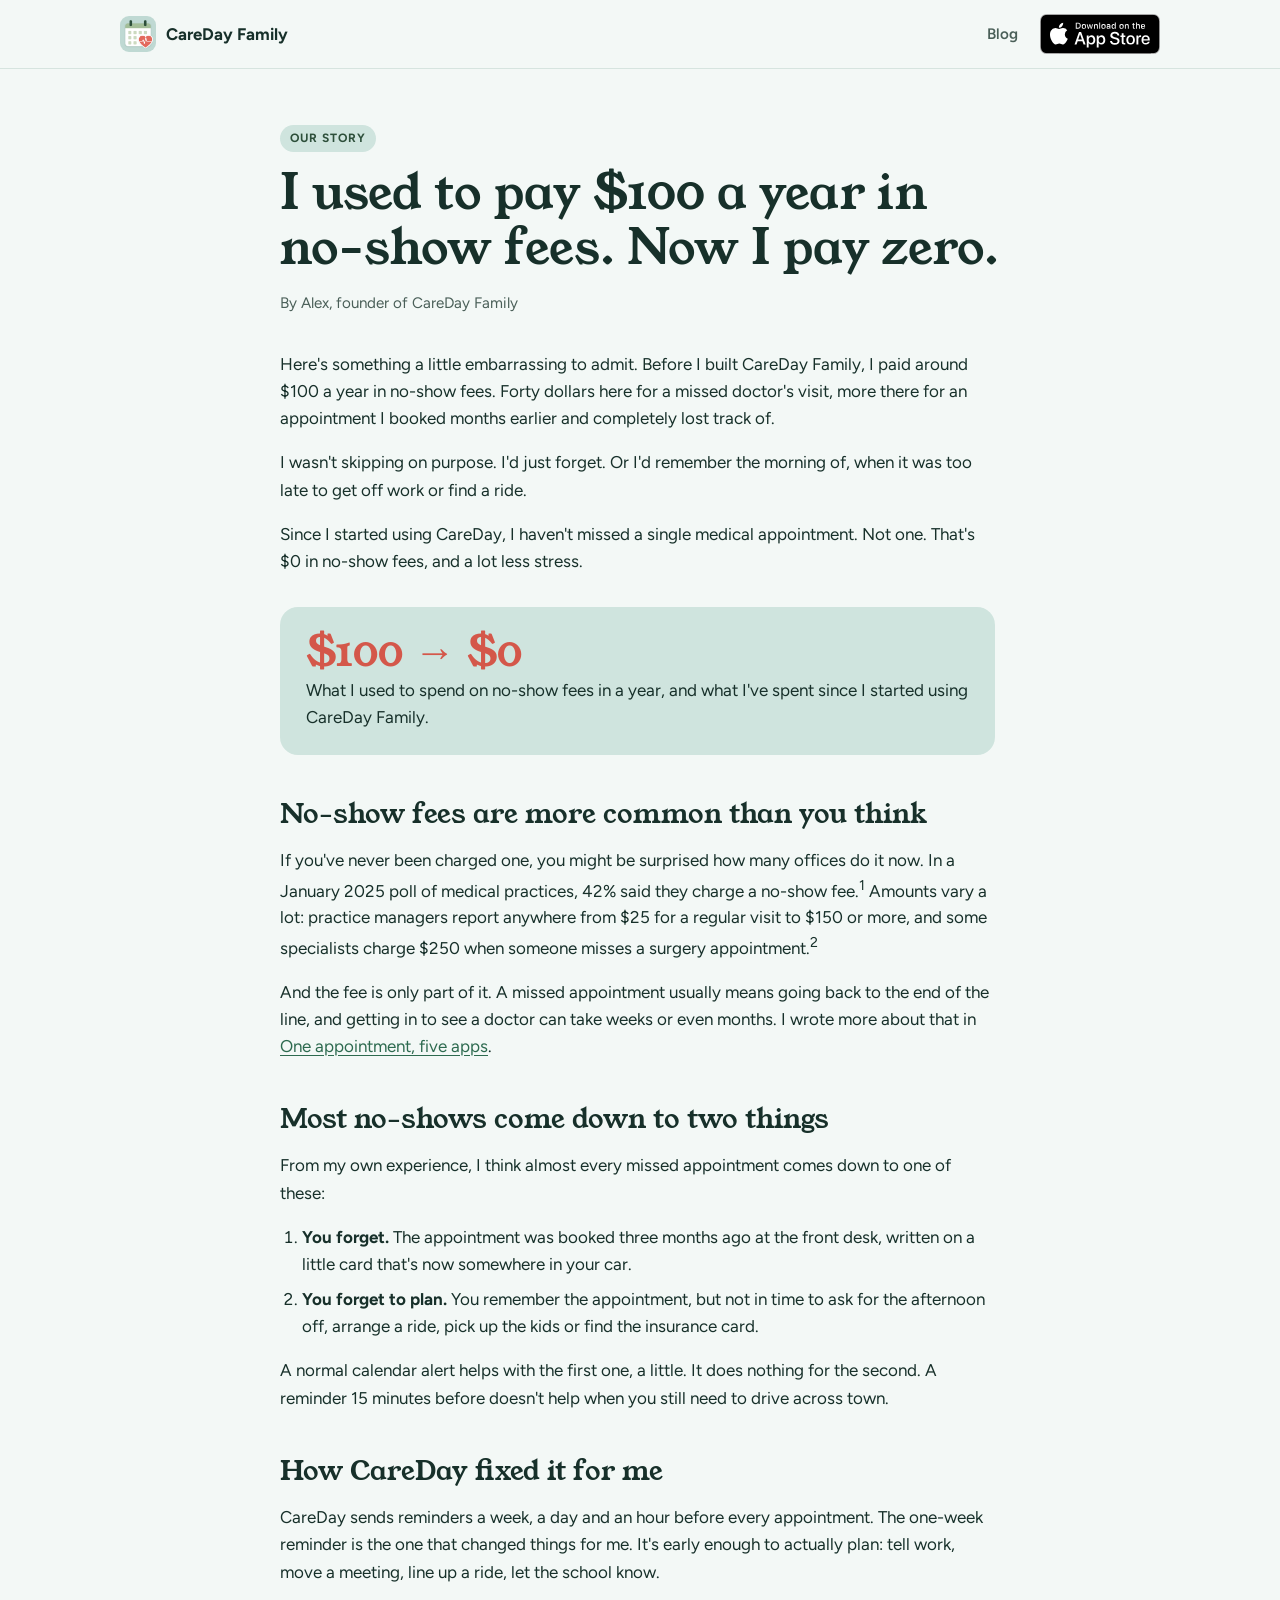
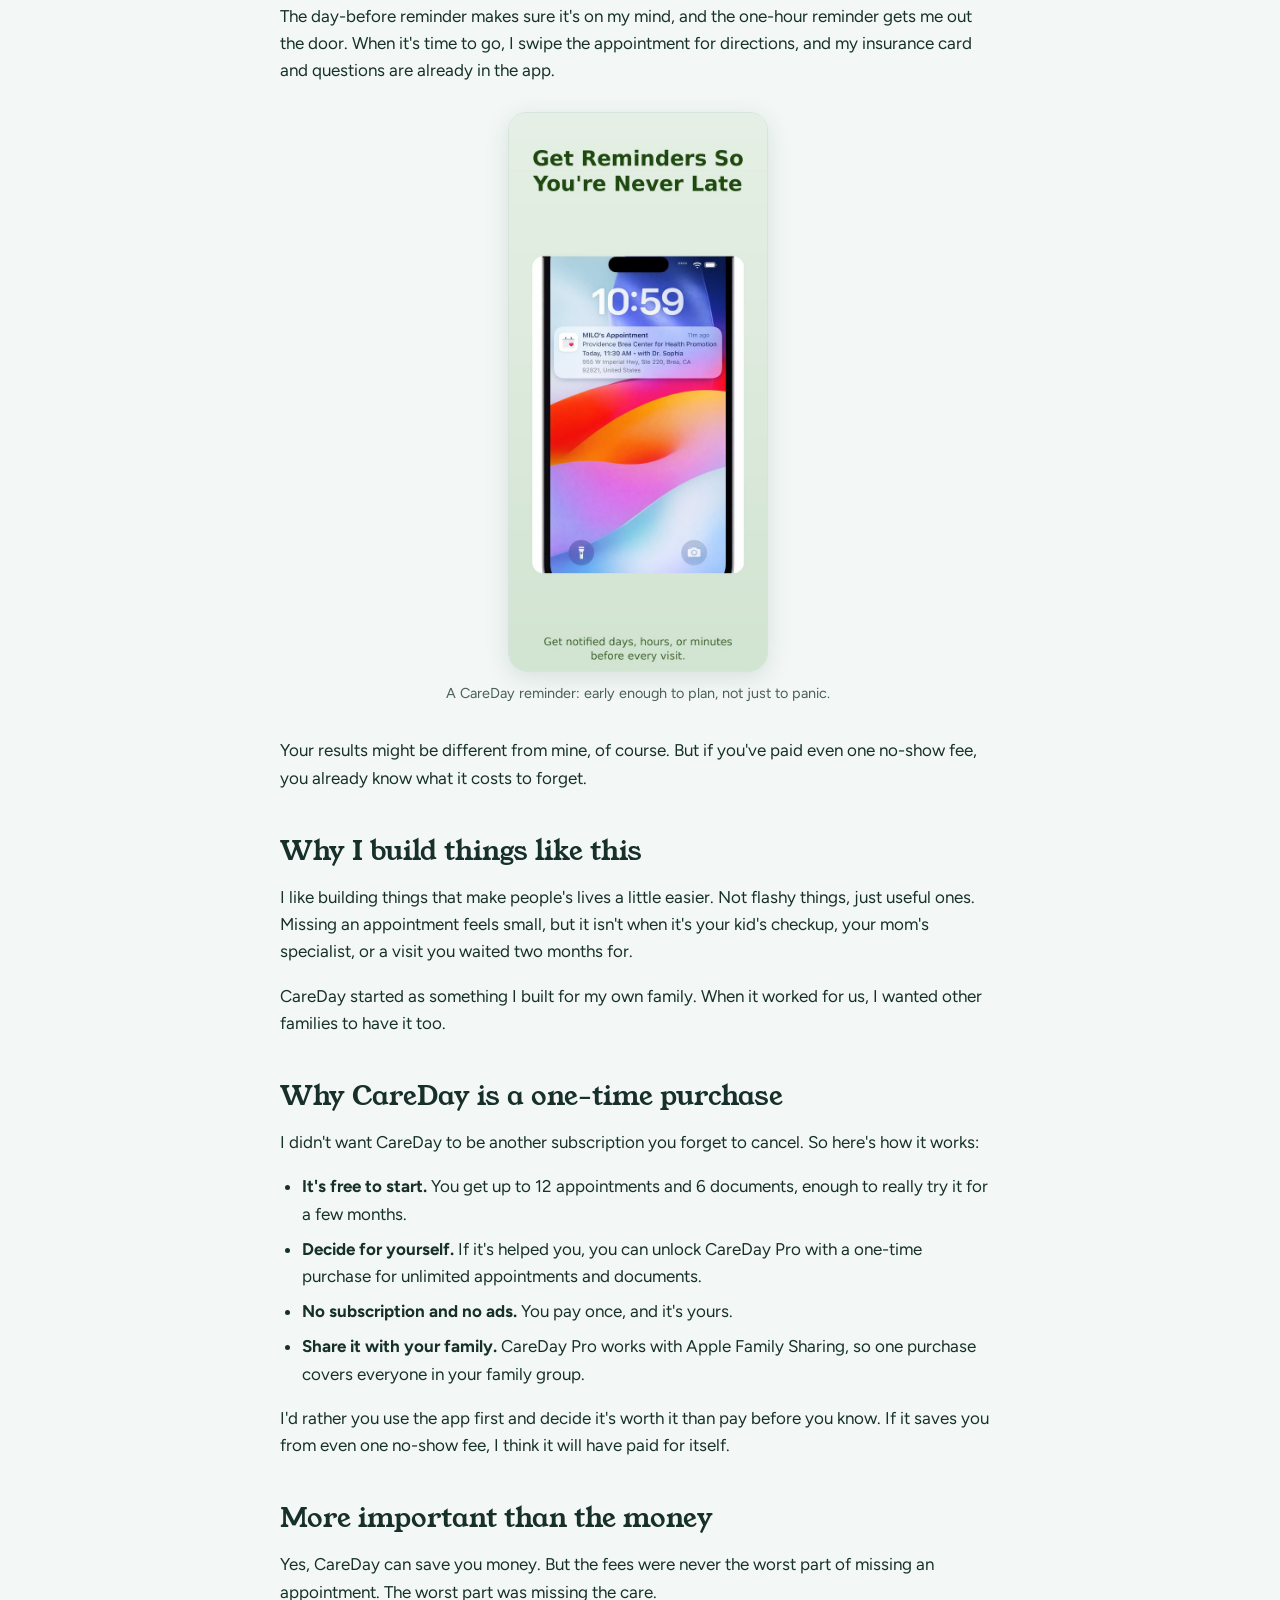
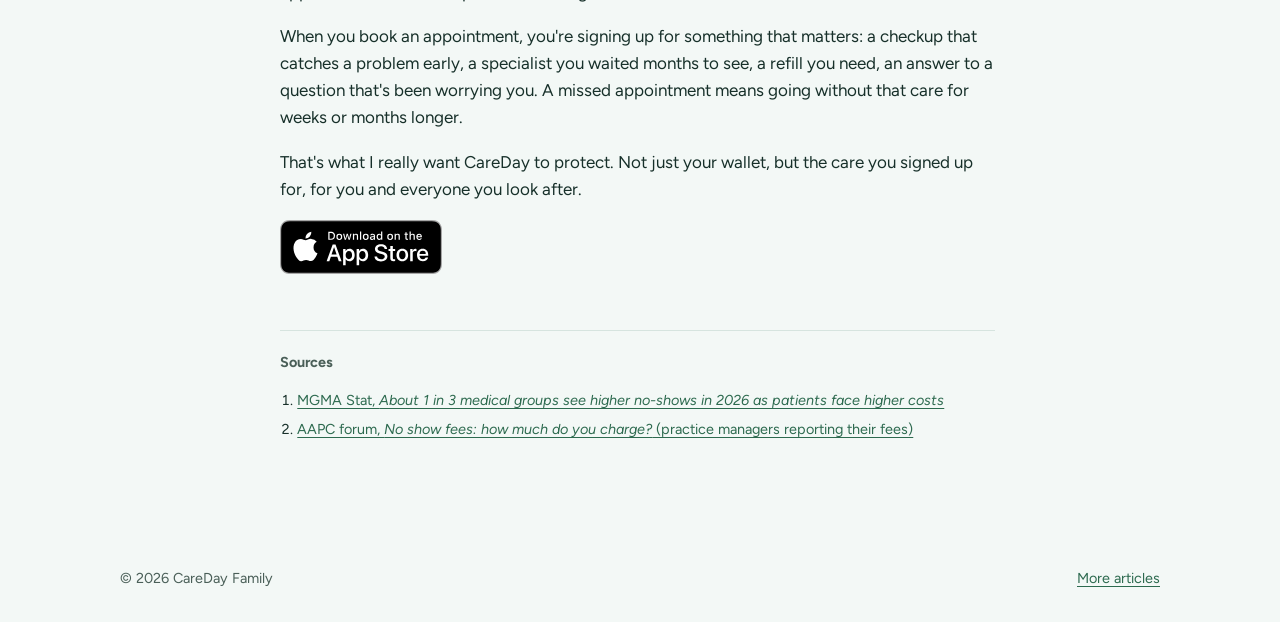
<file: blog/no-show-fees.html>
<!doctype html>
<html lang="en">
<head>
<meta charset="utf-8">
<meta name="viewport" content="width=device-width, initial-scale=1, viewport-fit=cover">
<title>I Used to Pay $100 a Year in No-Show Fees. Now I Pay Zero. · CareDay Family</title>
<link rel="canonical" href="https://caredayfamily.com/blog/no-show-fees.html">
<meta property="og:type" content="article">
<meta property="og:site_name" content="CareDay Family">
<meta property="og:title" content="I used to pay $100 a year in no-show fees. Now I pay zero.">
<meta property="og:description" content="Most missed appointments happen because we forget or forget to plan. How CareDay Family ended my no-show fees, and why it's a one-time purchase instead of a subscription.">
<meta property="og:url" content="https://caredayfamily.com/blog/no-show-fees.html">
<meta property="og:image" content="https://caredayfamily.com/images/blog/no-show-fees-share.png">
<meta name="twitter:card" content="summary_large_image">
<meta name="claude:viewport-fit-sides" content="cover">
<meta name="description" content="Most missed appointments happen because we forget or forget to plan. How CareDay Family ended my no-show fees, and why it's a one-time purchase instead of a subscription.">
<link rel="icon" type="image/png" href="../favicon.png">
<link rel="apple-touch-icon" href="../apple-touch-icon.png">
<link rel="preconnect" href="https://fonts.googleapis.com">
<link rel="preconnect" href="https://fonts.gstatic.com" crossorigin>
<link rel="stylesheet" href="https://fonts.googleapis.com/css2?family=Figtree:wght@400;600;700&family=Young+Serif&display=swap">
<link rel="stylesheet" href="../styles.css">
<script type="application/ld+json">
{
  "@context": "https://schema.org",
  "@type": "BlogPosting",
  "headline": "I used to pay $100 a year in no-show fees. Now I pay zero.",
  "description": "Most missed appointments happen because we forget or forget to plan. How CareDay Family ended my no-show fees, and why it's a one-time purchase instead of a subscription.",
  "datePublished": "2026-11-16",
  "dateModified": "2026-11-16",
  "author": { "@type": "Person", "name": "Alex", "jobTitle": "Founder of CareDay Family" },
  "publisher": { "@type": "Organization", "name": "CareDay Family", "logo": { "@type": "ImageObject", "url": "https://caredayfamily.com/icon.png" } },
  "image": "https://caredayfamily.com/images/blog/no-show-fees-share.png",
  "mainEntityOfPage": "https://caredayfamily.com/blog/no-show-fees.html",
  "keywords": "no-show fee, missed appointment fee, doctor no-show fee, how to avoid no-show fees, appointment reminder app, one-time purchase app",
  "about": { "@type": "MobileApplication", "name": "CareDay Family", "url": "https://apps.apple.com/us/app/careday-family/id6760533057" }
}
</script>
</head>
<body>

<header class="site-head">
  <div class="wrap">
    <a class="brand" href="../index.html"><img src="../icon.png" alt="" width="36" height="36">CareDay Family</a>
    <nav class="nav" aria-label="Main">
      <a href="../blog.html">Blog</a>
      <a class="app-store-badge app-store-badge-sm" href="https://apps.apple.com/us/app/careday-family/id6760533057?pt=1287390&amp;ct=no-show-fees-nav&amp;mt=8"><img src="../images/app-store-badge.svg" alt="Download on the App Store" width="120" height="40"></a>
    </nav>
  </div>
</header>

<main class="article">
  <article class="wrap">
    <header>
      <span class="tag">Our story</span>
      <h1>I used to pay $100 a year in no-show fees. Now I pay zero.</h1>
      <div class="byline">By Alex, founder of CareDay Family</div>
    </header>

    <div class="prose">
      <p>Here's something a little embarrassing to admit. Before I built CareDay Family, I paid around $100 a year in no-show fees. Forty dollars here for a missed doctor's visit, more there for an appointment I booked months earlier and completely lost track of.</p>
      <p>I wasn't skipping on purpose. I'd just forget. Or I'd remember the morning of, when it was too late to get off work or find a ride.</p>
      <p>Since I started using CareDay, I haven't missed a single medical appointment. Not one. That's $0 in no-show fees, and a lot less stress.</p>

      <div class="pullstat">
        <b>$100 → $0</b>
        <span>What I used to spend on no-show fees in a year, and what I've spent since I started using CareDay Family.</span>
      </div>

      <h2>No-show fees are more common than you think</h2>
      <p>If you've never been charged one, you might be surprised how many offices do it now. In a January 2025 poll of medical practices, 42% said they charge a no-show fee.<sup>1</sup> Amounts vary a lot: practice managers report anywhere from $25 for a regular visit to $150 or more, and some specialists charge $250 when someone misses a surgery appointment.<sup>2</sup></p>
      <p>And the fee is only part of it. A missed appointment usually means going back to the end of the line, and getting in to see a doctor can take weeks or even months. I wrote more about that in <a href="why-i-built-careday.html">One appointment, five apps</a>.</p>

      <h2>Most no-shows come down to two things</h2>
      <p>From my own experience, I think almost every missed appointment comes down to one of these:</p>
      <ol>
        <li><strong>You forget.</strong> The appointment was booked three months ago at the front desk, written on a little card that's now somewhere in your car.</li>
        <li><strong>You forget to plan.</strong> You remember the appointment, but not in time to ask for the afternoon off, arrange a ride, pick up the kids or find the insurance card.</li>
      </ol>
      <p>A normal calendar alert helps with the first one, a little. It does nothing for the second. A reminder 15 minutes before doesn't help when you still need to drive across town.</p>

      <h2>How CareDay fixed it for me</h2>
      <p>CareDay sends reminders a week, a day and an hour before every appointment. The one-week reminder is the one that changed things for me. It's early enough to actually plan: tell work, move a meeting, line up a ride, let the school know.</p>
      <p>The day-before reminder makes sure it's on my mind, and the one-hour reminder gets me out the door. When it's time to go, I swipe the appointment for directions, and my insurance card and questions are already in the app.</p>

      <figure class="post-shot">
        <img src="../images/screens/reminders.jpg" alt="CareDay reminder notification on an iPhone lock screen" width="600" height="1298" loading="lazy">
        <figcaption>A CareDay reminder: early enough to plan, not just to panic.</figcaption>
      </figure>

      <p>Your results might be different from mine, of course. But if you've paid even one no-show fee, you already know what it costs to forget.</p>

      <h2>Why I build things like this</h2>
      <p>I like building things that make people's lives a little easier. Not flashy things, just useful ones. Missing an appointment feels small, but it isn't when it's your kid's checkup, your mom's specialist, or a visit you waited two months for.</p>
      <p>CareDay started as something I built for my own family. When it worked for us, I wanted other families to have it too.</p>

      <h2>Why CareDay is a one-time purchase</h2>
      <p>I didn't want CareDay to be another subscription you forget to cancel. So here's how it works:</p>
      <ul>
        <li><strong>It's free to start.</strong> You get up to 12 appointments and 6 documents, enough to really try it for a few months.</li>
        <li><strong>Decide for yourself.</strong> If it's helped you, you can unlock CareDay Pro with a one-time purchase for unlimited appointments and documents.</li>
        <li><strong>No subscription and no ads.</strong> You pay once, and it's yours.</li>
        <li><strong>Share it with your family.</strong> CareDay Pro works with Apple Family Sharing, so one purchase covers everyone in your family group.</li>
      </ul>
      <p>I'd rather you use the app first and decide it's worth it than pay before you know. If it saves you from even one no-show fee, I think it will have paid for itself.</p>

      <h2>More important than the money</h2>
      <p>Yes, CareDay can save you money. But the fees were never the worst part of missing an appointment. The worst part was missing the care.</p>
      <p>When you book an appointment, you're signing up for something that matters: a checkup that catches a problem early, a specialist you waited months to see, a refill you need, an answer to a question that's been worrying you. A missed appointment means going without that care for weeks or months longer.</p>
      <p>That's what I really want CareDay to protect. Not just your wallet, but the care you signed up for, for you and everyone you look after.</p>

      <p><a class="app-store-badge" href="https://apps.apple.com/us/app/careday-family/id6760533057?pt=1287390&amp;ct=no-show-fees-article&amp;mt=8"><img src="../images/app-store-badge.svg" alt="Download on the App Store" width="162" height="54"></a></p>

      <div class="sources">
        <strong>Sources</strong>
        <ol>
          <li><a href="https://www.mgma.com/mgma-stat/about-1-in-3-medical-groups-see-higher-no-shows-in-2026-as-patients-face-higher-costs">MGMA Stat, <em>About 1 in 3 medical groups see higher no-shows in 2026 as patients face higher costs</em></a></li>
          <li><a href="https://www.aapc.com/discuss/threads/no-show-fees-how-much-do-you-charge.146096/">AAPC forum, <em>No show fees: how much do you charge?</em> (practice managers reporting their fees)</a></li>
        </ol>
      </div>
    </div>
  </article>
</main>

<footer class="site-foot">
  <div class="wrap">
    <span>© 2026 CareDay Family</span>
    <span><a href="../blog.html">More articles</a></span>
  </div>
</footer>
<!-- Cloudflare Web Analytics --><script type='module' src='https://static.cloudflareinsights.com/beacon.min.js' data-cf-beacon='{"token": "ec87ac1c883741d7adaf051fa220bff0"}'></script><!-- End Cloudflare Web Analytics -->
</body>
</html>
</file>
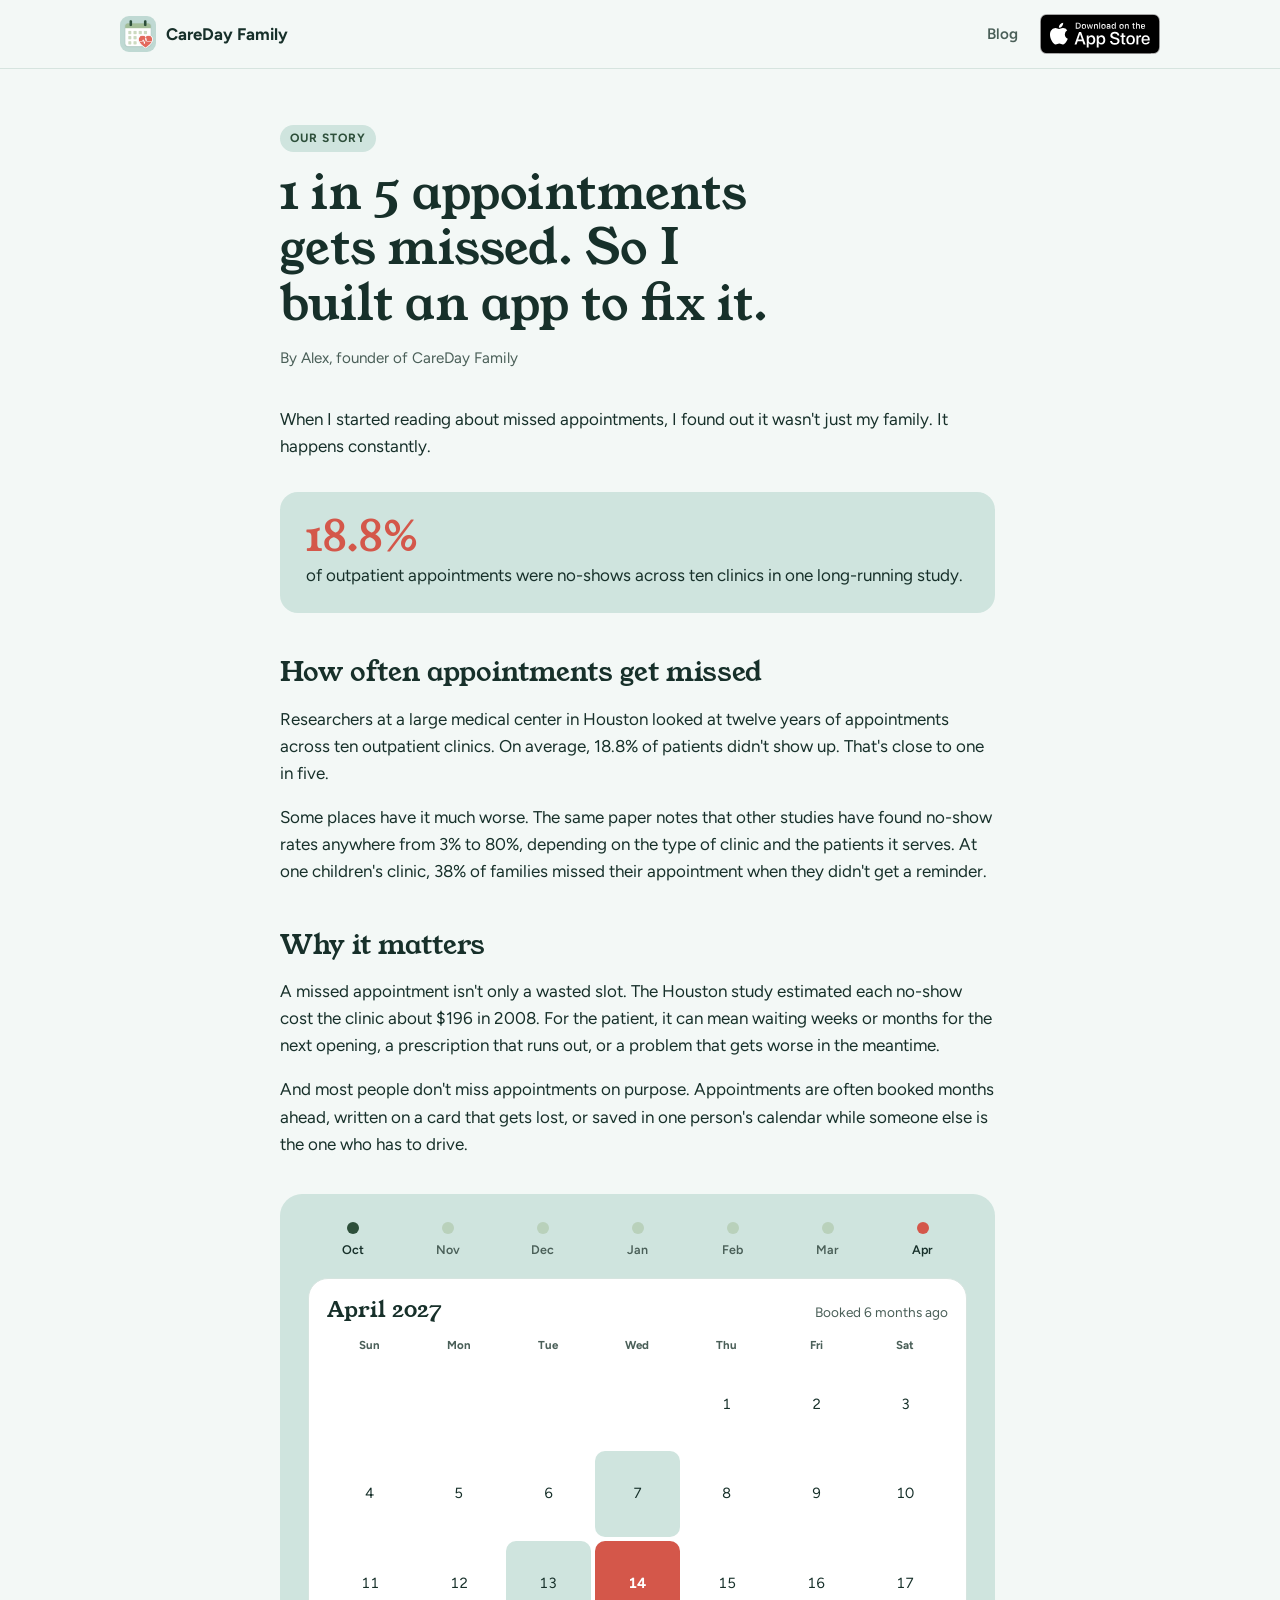
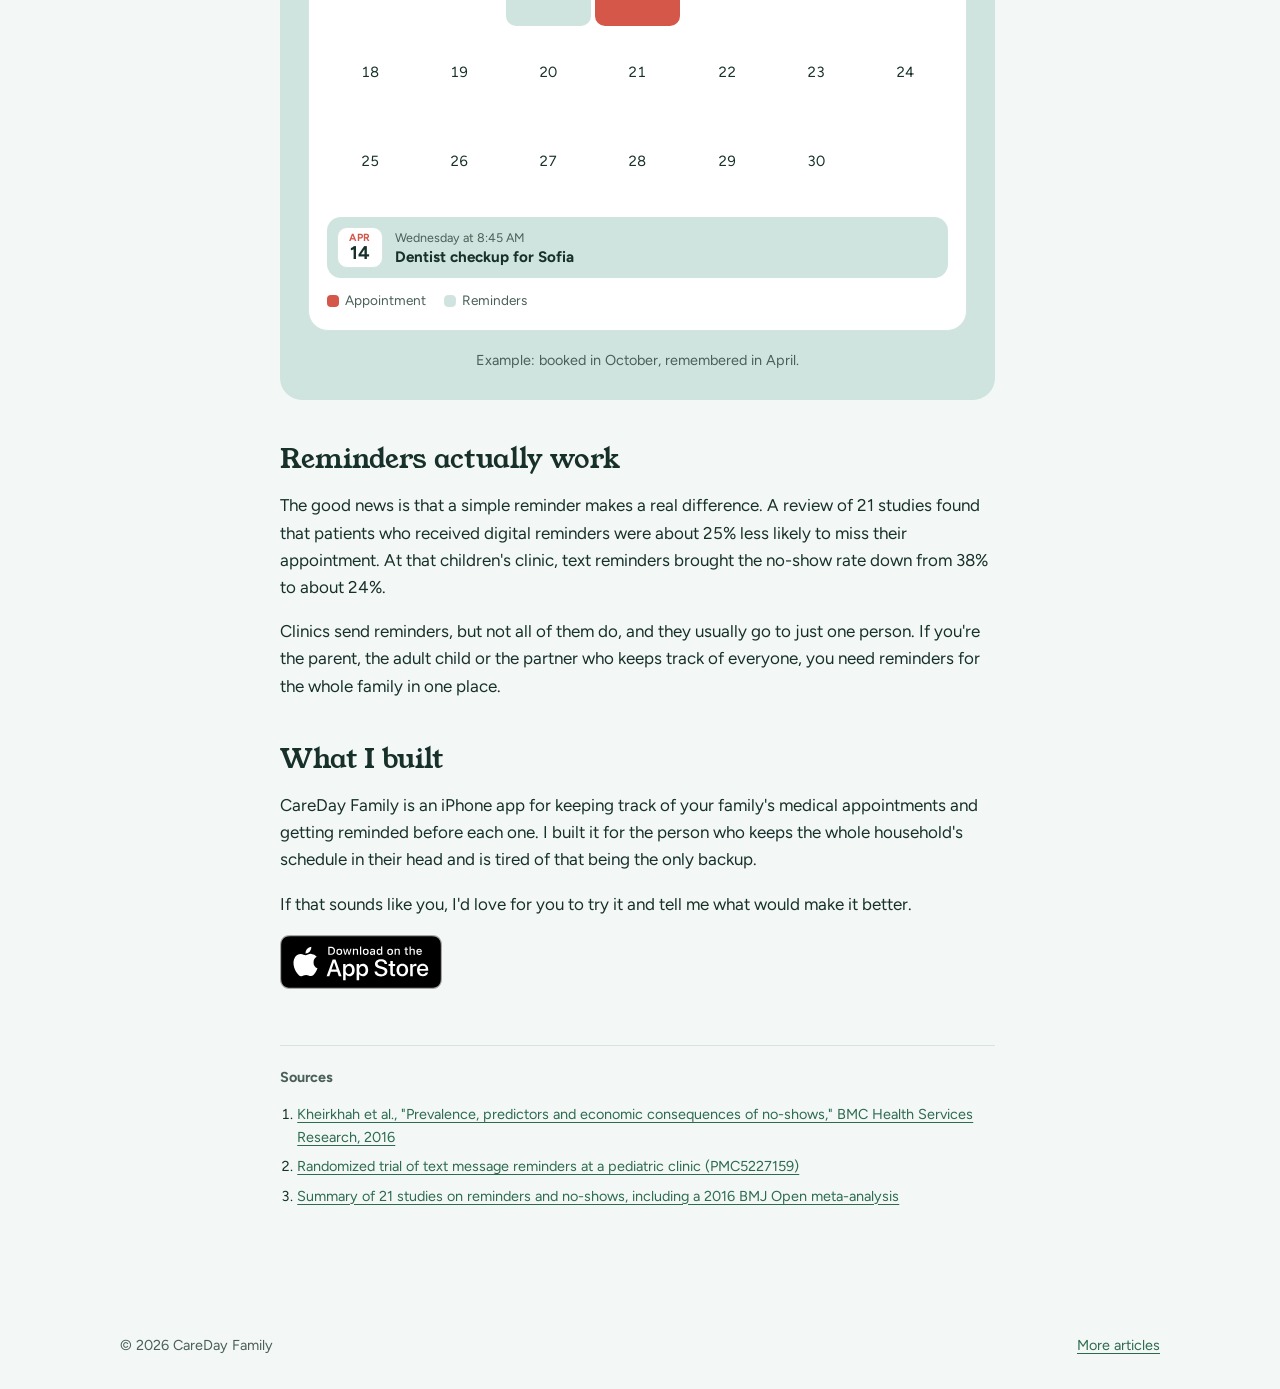
<file: blog/one-in-five.html>
<!doctype html>
<html lang="en">
<head>
<meta charset="utf-8">
<meta name="viewport" content="width=device-width, initial-scale=1, viewport-fit=cover">
<title>1 in 5 Medical Appointments Gets Missed – Why I Built CareDay Family</title>
<link rel="canonical" href="https://caredayfamily.com/blog/one-in-five.html">
<meta property="og:type" content="article">
<meta property="og:site_name" content="CareDay Family">
<meta property="og:title" content="1 in 5 Medical Appointments Gets Missed – Why I Built CareDay Family">
<meta property="og:description" content="About 1 in 5 medical appointments is missed. Here's what the research says, and why I built CareDay Family.">
<meta property="og:url" content="https://caredayfamily.com/blog/one-in-five.html">
<meta property="og:image" content="https://caredayfamily.com/images/og-image.png">
<meta name="twitter:card" content="summary_large_image">
<meta name="claude:viewport-fit-sides" content="cover">
<meta name="description" content="About 1 in 5 medical appointments is missed. Here's what the research says, and why I built CareDay Family.">
<link rel="icon" type="image/png" href="../favicon.png">
<link rel="apple-touch-icon" href="../apple-touch-icon.png">
<link rel="preconnect" href="https://fonts.googleapis.com">
<link rel="preconnect" href="https://fonts.gstatic.com" crossorigin>
<link rel="stylesheet" href="https://fonts.googleapis.com/css2?family=Figtree:wght@400;600;700&family=Young+Serif&display=swap">
<link rel="stylesheet" href="../styles.css">
<script type="application/ld+json">
{
  "@context": "https://schema.org",
  "@type": "BlogPosting",
  "headline": "1 in 5 appointments gets missed. So I built an app to fix it.",
  "description": "About 1 in 5 medical appointments is missed. Here's what the research says, and why I built CareDay Family.",
  "datePublished": "2026-10-21",
  "dateModified": "2026-10-23",
  "author": {
    "@type": "Person",
    "name": "Alex",
    "jobTitle": "Founder of CareDay Family"
  },
  "publisher": {
    "@type": "Organization",
    "name": "CareDay Family",
    "logo": {
      "@type": "ImageObject",
      "url": "https://caredayfamily.com/icon.png"
    }
  },
  "image": "https://caredayfamily.com/images/og-image.png",
  "mainEntityOfPage": "https://caredayfamily.com/blog/one-in-five.html",
  "about": {
    "@type": "MobileApplication",
    "name": "CareDay Family",
    "url": "https://apps.apple.com/us/app/careday-family/id6760533057"
  }
}
</script>
</head>
<body>

<header class="site-head">
  <div class="wrap">
    <a class="brand" href="../index.html"><img src="../icon.png" alt="" width="36" height="36">CareDay Family</a>
    <nav class="nav" aria-label="Main">
      <a href="../blog.html">Blog</a>
      <a class="app-store-badge app-store-badge-sm" href="https://apps.apple.com/us/app/careday-family/id6760533057?pt=1287390&amp;ct=one-in-five-nav&amp;mt=8"><img src="../images/app-store-badge.svg" alt="Download on the App Store" width="120" height="40"></a>
    </nav>
  </div>
</header>

<main class="article">
  <article class="wrap">
    <header>
      <span class="tag">Our story</span>
      <h1>1 in 5 appointments gets missed. So I built an app to fix it.</h1>
      <div class="byline">By Alex, founder of CareDay Family</div>
    </header>

    <div class="prose">
      <!-- TODO (Alex): add your own story here, e.g. the appointment that got missed in your family. Then restore "After that," in the next sentence. -->
      <p>When I started reading about missed appointments, I found out it wasn't just my family. It happens constantly.</p>

      <div class="pullstat">
        <b>18.8%</b>
        <span>of outpatient appointments were no-shows across ten clinics in one long-running study.</span>
      </div>

      <h2>How often appointments get missed</h2>
      <p>Researchers at a large medical center in Houston looked at twelve years of appointments across ten outpatient clinics. On average, 18.8% of patients didn't show up. That's close to one in five.</p>
      <p>Some places have it much worse. The same paper notes that other studies have found no-show rates anywhere from 3% to 80%, depending on the type of clinic and the patients it serves. At one children's clinic, 38% of families missed their appointment when they didn't get a reminder.</p>

      <h2>Why it matters</h2>
      <p>A missed appointment isn't only a wasted slot. The Houston study estimated each no-show cost the clinic about $196 in 2008. For the patient, it can mean waiting weeks or months for the next opening, a prescription that runs out, or a problem that gets worse in the meantime.</p>
      <p>And most people don't miss appointments on purpose. Appointments are often booked months ahead, written on a card that gets lost, or saved in one person's calendar while someone else is the one who has to drive.</p>

<figure class="visual" aria-label="Example: a dentist checkup booked in October for April 14, 2027">
  <div class="months" aria-hidden="true">
    <div class="start">Oct</div><div>Nov</div><div>Dec</div><div>Jan</div><div>Feb</div><div>Mar</div><div class="end">Apr</div>
  </div>
  <div class="cal">
    <div class="cal-head"><h3>April 2027</h3><span class="who" style="color:var(--muted);font-size:0.85rem">Booked 6 months ago</span></div>
    <div class="cal-grid"><span class="dow">Sun</span><span class="dow">Mon</span><span class="dow">Tue</span><span class="dow">Wed</span><span class="dow">Thu</span><span class="dow">Fri</span><span class="dow">Sat</span><span class="d" aria-hidden="true"></span><span class="d" aria-hidden="true"></span><span class="d" aria-hidden="true"></span><span class="d" aria-hidden="true"></span><span class="d">1</span><span class="d">2</span><span class="d">3</span><span class="d">4</span><span class="d">5</span><span class="d">6</span><span class="d remind">7</span><span class="d">8</span><span class="d">9</span><span class="d">10</span><span class="d">11</span><span class="d">12</span><span class="d remind">13</span><span class="d hit">14</span><span class="d">15</span><span class="d">16</span><span class="d">17</span><span class="d">18</span><span class="d">19</span><span class="d">20</span><span class="d">21</span><span class="d">22</span><span class="d">23</span><span class="d">24</span><span class="d">25</span><span class="d">26</span><span class="d">27</span><span class="d">28</span><span class="d">29</span><span class="d">30</span><span class="d" aria-hidden="true"></span></div>
    <div class="appt" style="background:var(--band)">
      <div class="datebox"><span>Apr</span><b>14</b></div>
      <div><div class="who">Wednesday at 8:45 AM</div><div class="what">Dentist checkup for Sofia</div></div>
    </div>
    <div class="cal-legend"><span><i style="background:var(--coral)"></i>Appointment</span><span><i style="background:var(--band);border:1px solid var(--line)"></i>Reminders</span></div>
  </div>
  <figcaption>Example: booked in October, remembered in April.</figcaption>
</figure>

      <h2>Reminders actually work</h2>
      <p>The good news is that a simple reminder makes a real difference. A review of 21 studies found that patients who received digital reminders were about 25% less likely to miss their appointment. At that children's clinic, text reminders brought the no-show rate down from 38% to about 24%.</p>
      <p>Clinics send reminders, but not all of them do, and they usually go to just one person. If you're the parent, the adult child or the partner who keeps track of everyone, you need reminders for the whole family in one place.</p>

      <h2>What I built</h2>
      <p>CareDay Family is an iPhone app for keeping track of your family's medical appointments and getting reminded before each one. I built it for the person who keeps the whole household's schedule in their head and is tired of that being the only backup.</p>
      <p>If that sounds like you, I'd love for you to try it and tell me what would make it better.</p>

      <p><a class="app-store-badge" href="https://apps.apple.com/us/app/careday-family/id6760533057?pt=1287390&amp;ct=one-in-five-article&amp;mt=8"><img src="../images/app-store-badge.svg" alt="Download on the App Store" width="162" height="54"></a></p>

      <div class="sources">
        <strong>Sources</strong>
        <ol>
          <li><a href="https://pmc.ncbi.nlm.nih.gov/articles/PMC4714455/">Kheirkhah et al., "Prevalence, predictors and economic consequences of no-shows," BMC Health Services Research, 2016</a></li>
          <li><a href="https://pmc.ncbi.nlm.nih.gov/articles/PMC5227159/">Randomized trial of text message reminders at a pediatric clinic (PMC5227159)</a></li>
          <li><a href="https://www.entagl.com/blog/reduce-no-shows-reminders-confirmation-calls">Summary of 21 studies on reminders and no-shows, including a 2016 BMJ Open meta-analysis</a></li>
        </ol>
      </div>
    </div>
  </article>
</main>

<footer class="site-foot">
  <div class="wrap">
    <span>© 2026 CareDay Family</span>
    <span><a href="../blog.html">More articles</a></span>
  </div>
</footer>
<!-- Cloudflare Web Analytics --><script type='module' src='https://static.cloudflareinsights.com/beacon.min.js' data-cf-beacon='{"token": "ec87ac1c883741d7adaf051fa220bff0"}'></script><!-- End Cloudflare Web Analytics -->
</body>
</html>
</file>
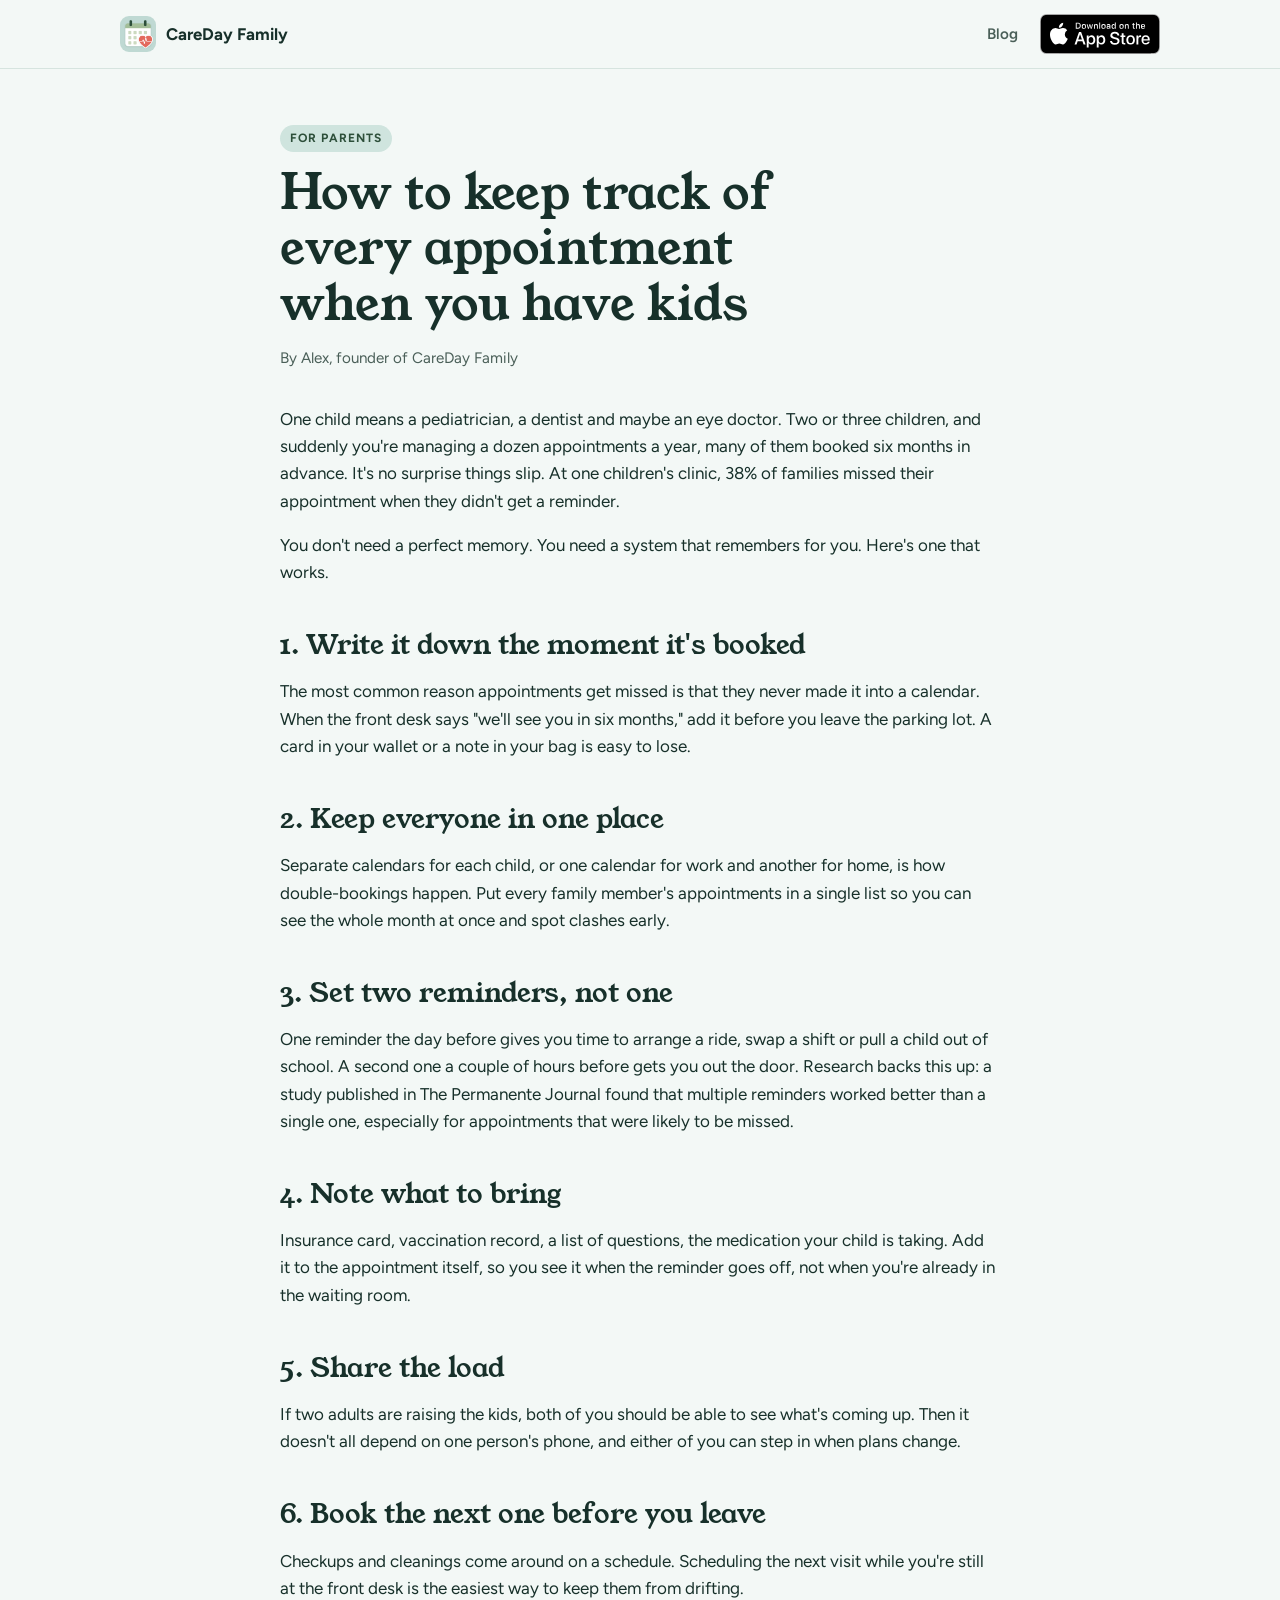
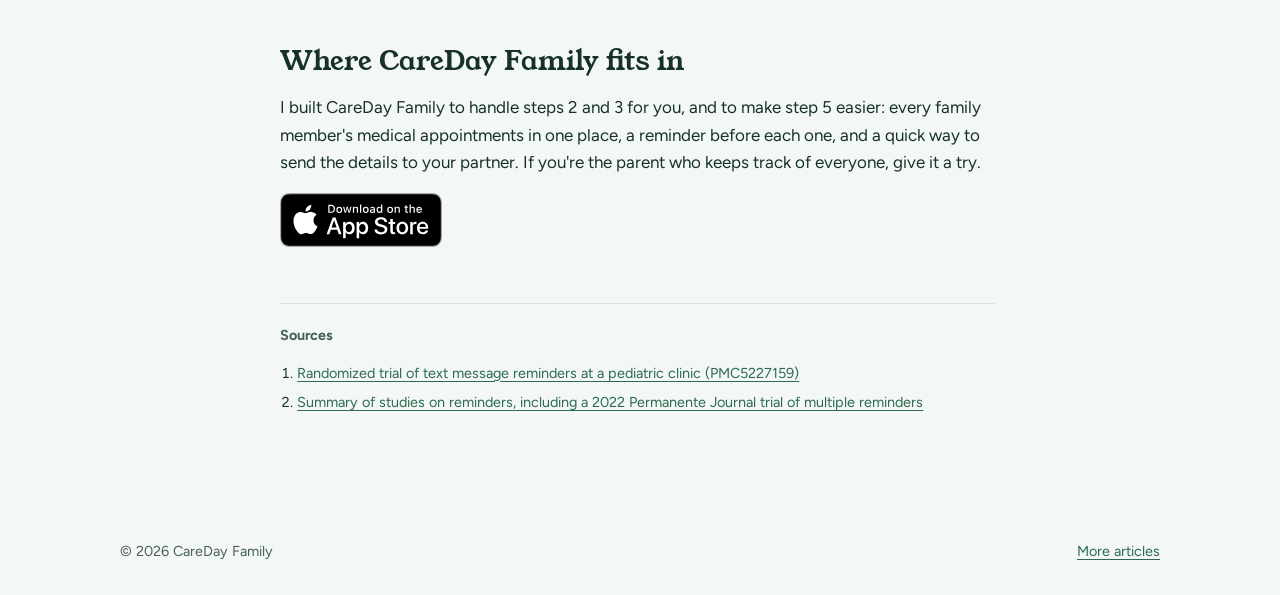
<file: blog/parents-appointments.html>
<!doctype html>
<html lang="en">
<head>
<meta charset="utf-8">
<meta name="viewport" content="width=device-width, initial-scale=1, viewport-fit=cover">
<title>How to Keep Track of Your Kids' Doctor Appointments | CareDay Family</title>
<link rel="canonical" href="https://caredayfamily.com/blog/parents-appointments.html">
<meta property="og:type" content="article">
<meta property="og:site_name" content="CareDay Family">
<meta property="og:title" content="How to Keep Track of Your Kids&#x27; Doctor Appointments | CareDay Family">
<meta property="og:description" content="A simple system for keeping track of your kids' checkups, dentist visits, vaccines and specialist appointments.">
<meta property="og:url" content="https://caredayfamily.com/blog/parents-appointments.html">
<meta property="og:image" content="https://caredayfamily.com/images/og-image.png">
<meta name="twitter:card" content="summary_large_image">
<meta name="claude:viewport-fit-sides" content="cover">
<meta name="description" content="A simple system for keeping track of your kids' checkups, dentist visits, vaccines and specialist appointments.">
<link rel="icon" type="image/png" href="../favicon.png">
<link rel="apple-touch-icon" href="../apple-touch-icon.png">
<link rel="preconnect" href="https://fonts.googleapis.com">
<link rel="preconnect" href="https://fonts.gstatic.com" crossorigin>
<link rel="stylesheet" href="https://fonts.googleapis.com/css2?family=Figtree:wght@400;600;700&family=Young+Serif&display=swap">
<link rel="stylesheet" href="../styles.css">
<script type="application/ld+json">
{
  "@context": "https://schema.org",
  "@type": "BlogPosting",
  "headline": "How to keep track of every appointment when you have kids",
  "description": "A simple system for keeping track of your kids' checkups, dentist visits, vaccines and specialist appointments.",
  "datePublished": "2026-10-21",
  "dateModified": "2026-10-23",
  "author": {
    "@type": "Person",
    "name": "Alex",
    "jobTitle": "Founder of CareDay Family"
  },
  "publisher": {
    "@type": "Organization",
    "name": "CareDay Family",
    "logo": {
      "@type": "ImageObject",
      "url": "https://caredayfamily.com/icon.png"
    }
  },
  "image": "https://caredayfamily.com/images/og-image.png",
  "mainEntityOfPage": "https://caredayfamily.com/blog/parents-appointments.html",
  "about": {
    "@type": "MobileApplication",
    "name": "CareDay Family",
    "url": "https://apps.apple.com/us/app/careday-family/id6760533057"
  }
}
</script>
</head>
<body>

<header class="site-head">
  <div class="wrap">
    <a class="brand" href="../index.html"><img src="../icon.png" alt="" width="36" height="36">CareDay Family</a>
    <nav class="nav" aria-label="Main">
      <a href="../blog.html">Blog</a>
      <a class="app-store-badge app-store-badge-sm" href="https://apps.apple.com/us/app/careday-family/id6760533057?pt=1287390&amp;ct=parents-nav&amp;mt=8"><img src="../images/app-store-badge.svg" alt="Download on the App Store" width="120" height="40"></a>
    </nav>
  </div>
</header>

<main class="article">
  <article class="wrap">
    <header>
      <span class="tag">For parents</span>
      <h1>How to keep track of every appointment when you have kids</h1>
      <div class="byline">By Alex, founder of CareDay Family</div>
    </header>

    <div class="prose">
      <p>One child means a pediatrician, a dentist and maybe an eye doctor. Two or three children, and suddenly you're managing a dozen appointments a year, many of them booked six months in advance. It's no surprise things slip. At one children's clinic, 38% of families missed their appointment when they didn't get a reminder.</p>
      <p>You don't need a perfect memory. You need a system that remembers for you. Here's one that works.</p>

      <h2>1. Write it down the moment it's booked</h2>
      <p>The most common reason appointments get missed is that they never made it into a calendar. When the front desk says "we'll see you in six months," add it before you leave the parking lot. A card in your wallet or a note in your bag is easy to lose.</p>

      <h2>2. Keep everyone in one place</h2>
      <p>Separate calendars for each child, or one calendar for work and another for home, is how double-bookings happen. Put every family member's appointments in a single list so you can see the whole month at once and spot clashes early.</p>

      <h2>3. Set two reminders, not one</h2>
      <p>One reminder the day before gives you time to arrange a ride, swap a shift or pull a child out of school. A second one a couple of hours before gets you out the door. Research backs this up: a study published in The Permanente Journal found that multiple reminders worked better than a single one, especially for appointments that were likely to be missed.</p>

      <h2>4. Note what to bring</h2>
      <p>Insurance card, vaccination record, a list of questions, the medication your child is taking. Add it to the appointment itself, so you see it when the reminder goes off, not when you're already in the waiting room.</p>

      <h2>5. Share the load</h2>
      <p>If two adults are raising the kids, both of you should be able to see what's coming up. Then it doesn't all depend on one person's phone, and either of you can step in when plans change.</p>

      <h2>6. Book the next one before you leave</h2>
      <p>Checkups and cleanings come around on a schedule. Scheduling the next visit while you're still at the front desk is the easiest way to keep them from drifting.</p>

      <h2>Where CareDay Family fits in</h2>
      <p>I built CareDay Family to handle steps 2 and 3 for you, and to make step 5 easier: every family member's medical appointments in one place, a reminder before each one, and a quick way to send the details to your partner. If you're the parent who keeps track of everyone, give it a try.</p>

      <p><a class="app-store-badge" href="https://apps.apple.com/us/app/careday-family/id6760533057?pt=1287390&amp;ct=parents-article&amp;mt=8"><img src="../images/app-store-badge.svg" alt="Download on the App Store" width="162" height="54"></a></p>

      <div class="sources">
        <strong>Sources</strong>
        <ol>
          <li><a href="https://pmc.ncbi.nlm.nih.gov/articles/PMC5227159/">Randomized trial of text message reminders at a pediatric clinic (PMC5227159)</a></li>
          <li><a href="https://www.entagl.com/blog/reduce-no-shows-reminders-confirmation-calls">Summary of studies on reminders, including a 2022 Permanente Journal trial of multiple reminders</a></li>
        </ol>
      </div>
    </div>
  </article>
</main>

<footer class="site-foot">
  <div class="wrap">
    <span>© 2026 CareDay Family</span>
    <span><a href="../blog.html">More articles</a></span>
  </div>
</footer>
<!-- Cloudflare Web Analytics --><script type='module' src='https://static.cloudflareinsights.com/beacon.min.js' data-cf-beacon='{"token": "ec87ac1c883741d7adaf051fa220bff0"}'></script><!-- End Cloudflare Web Analytics -->
</body>
</html>
</file>
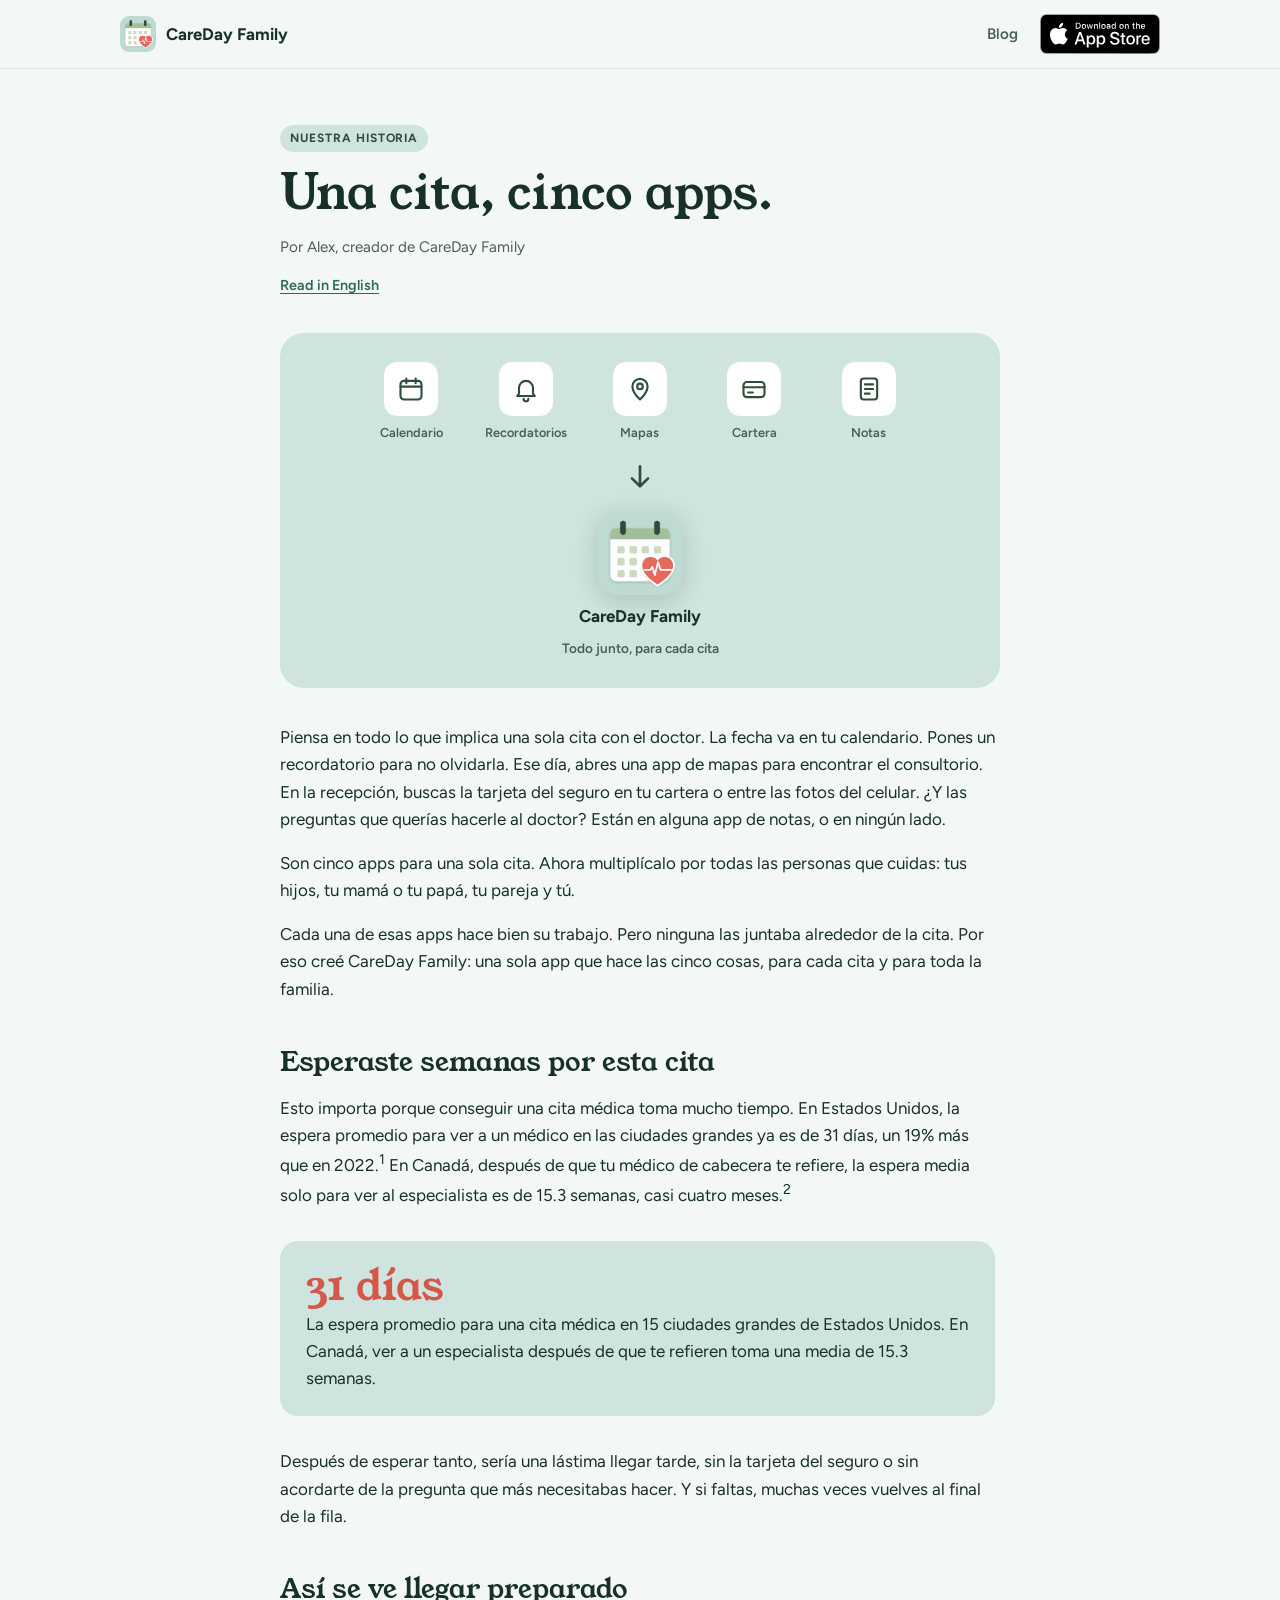
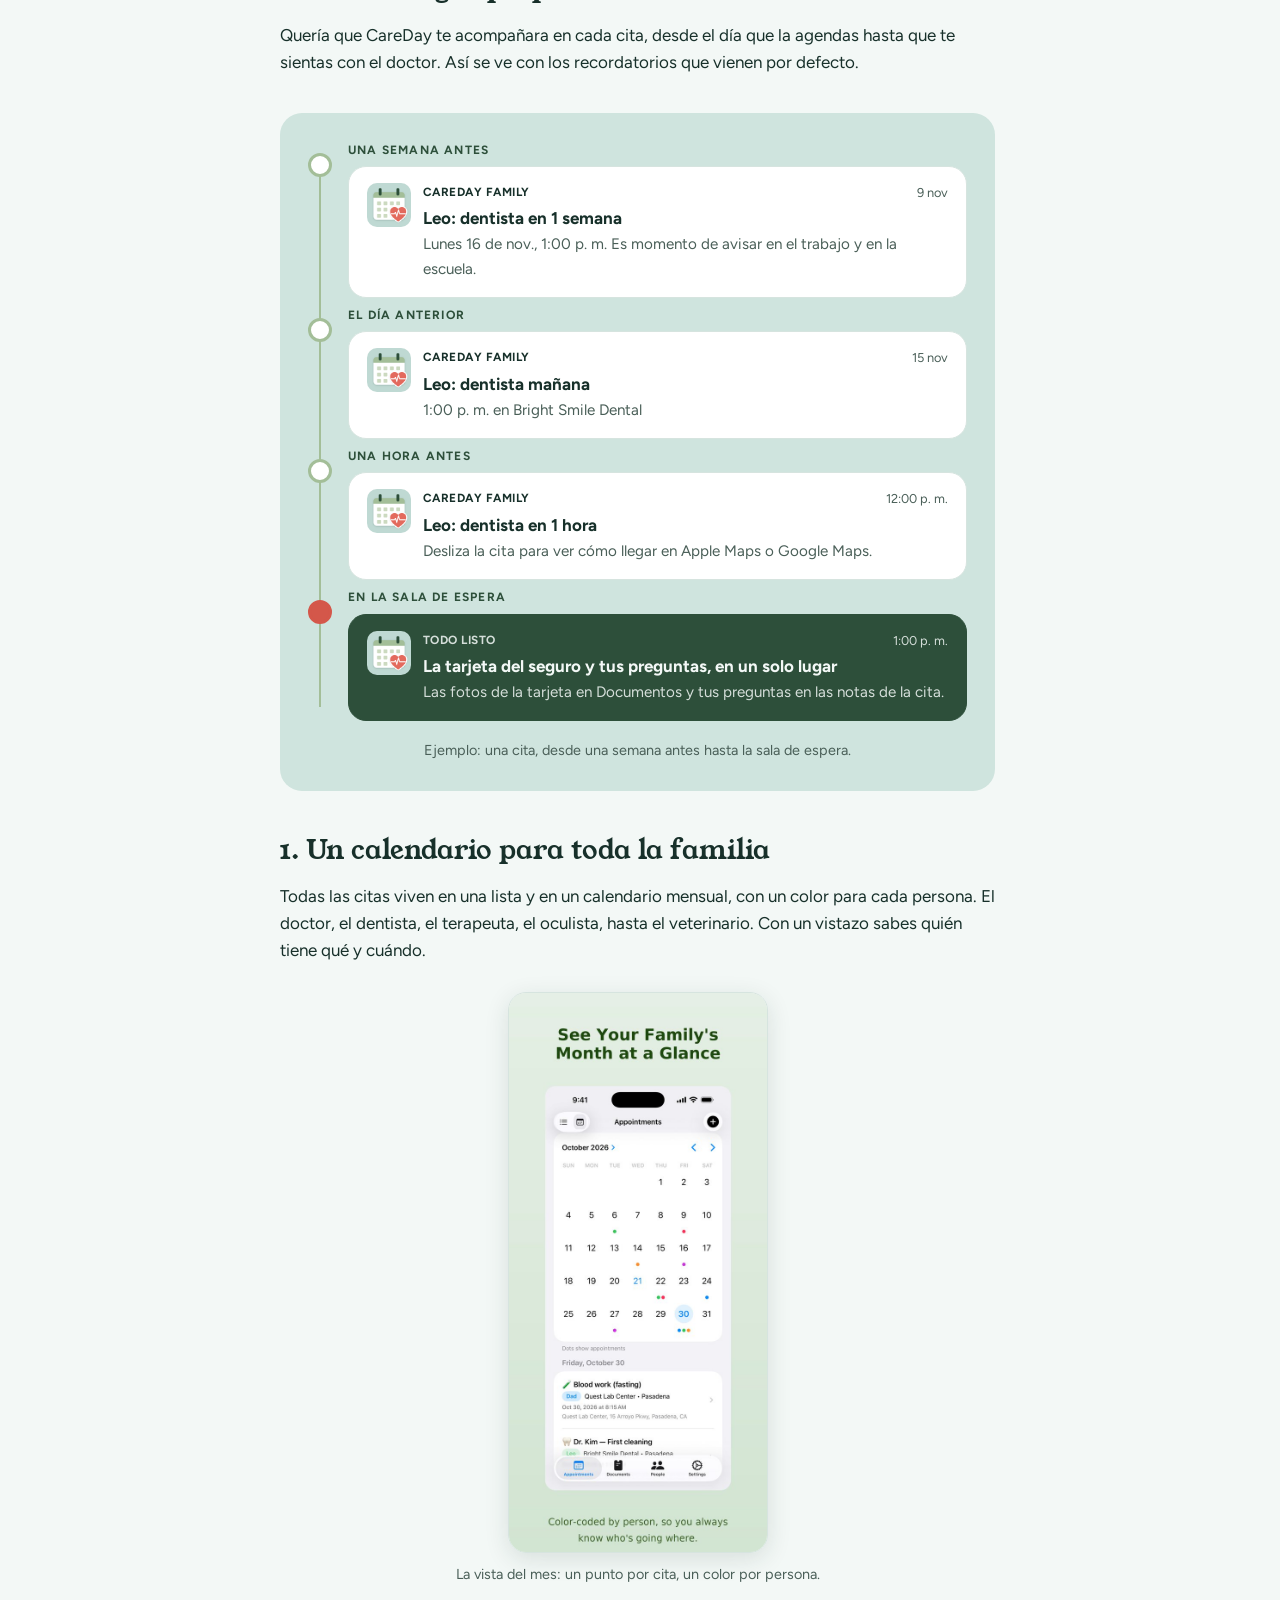
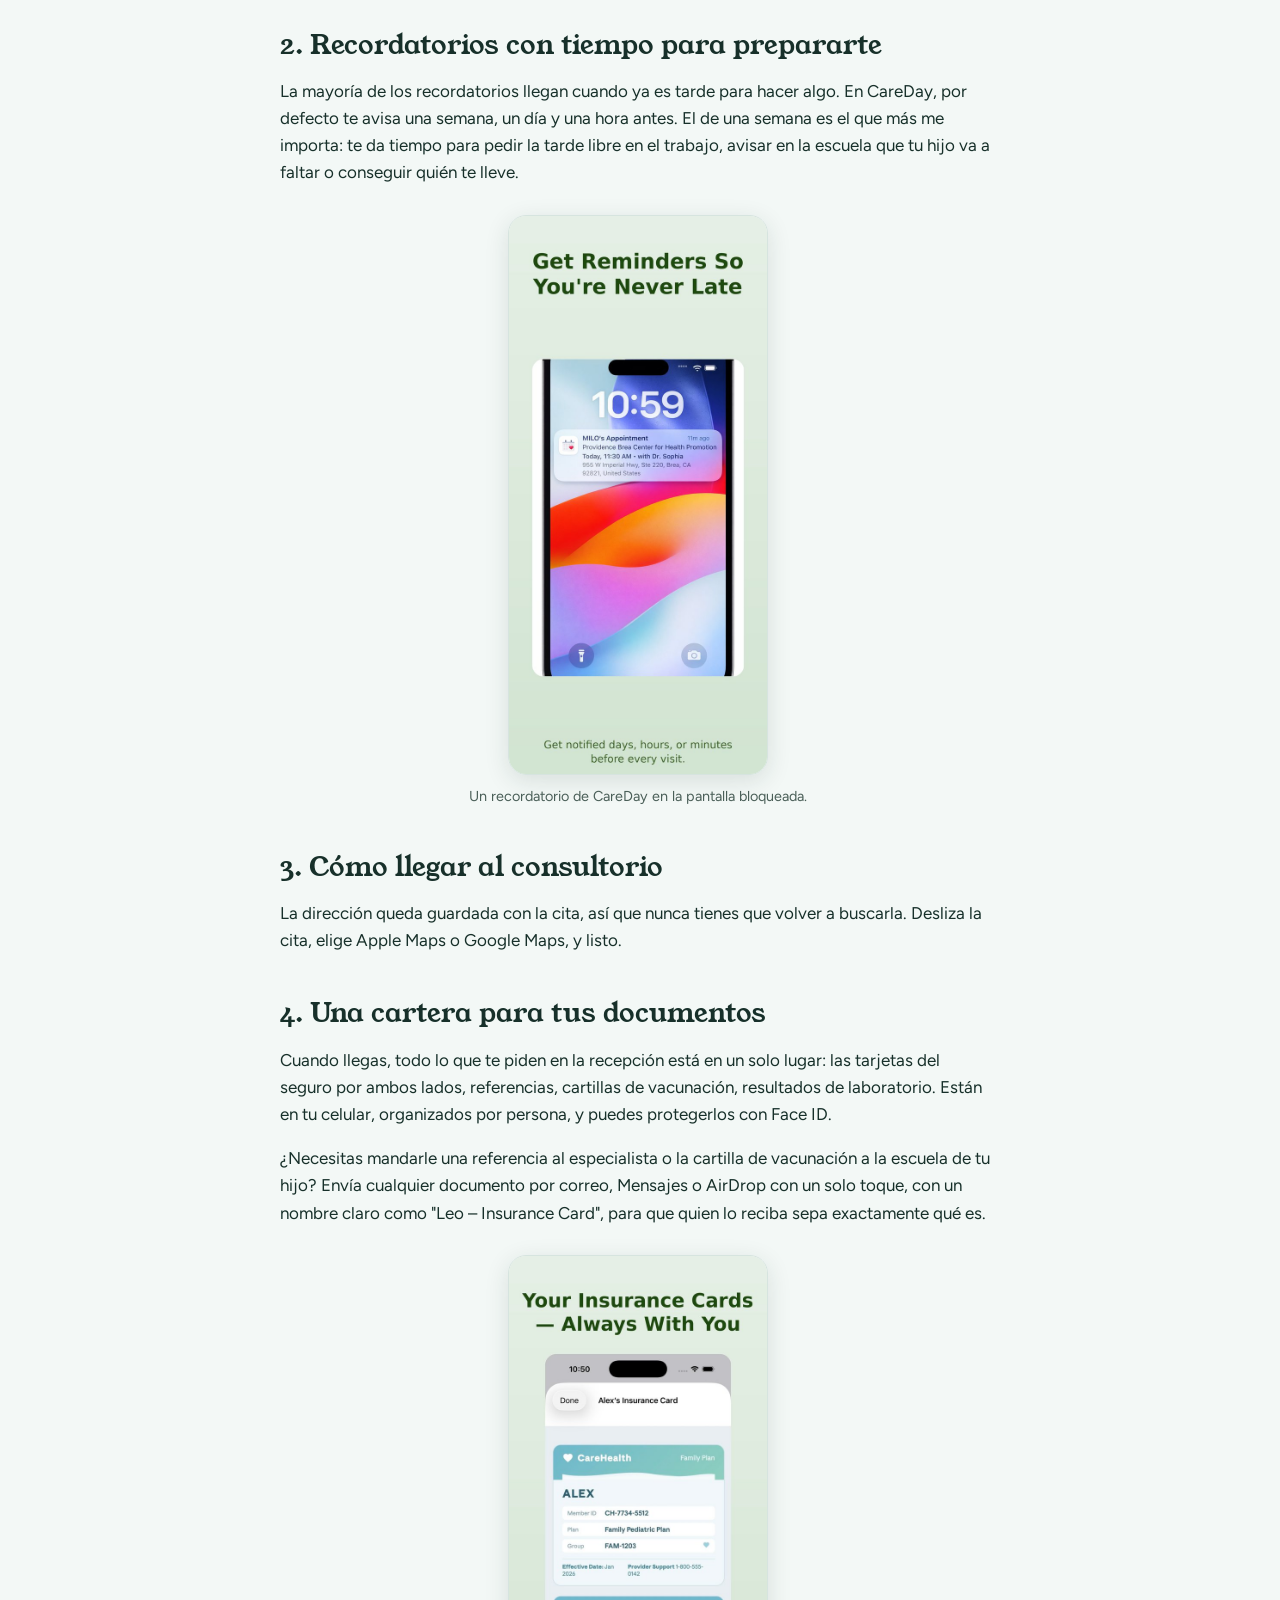
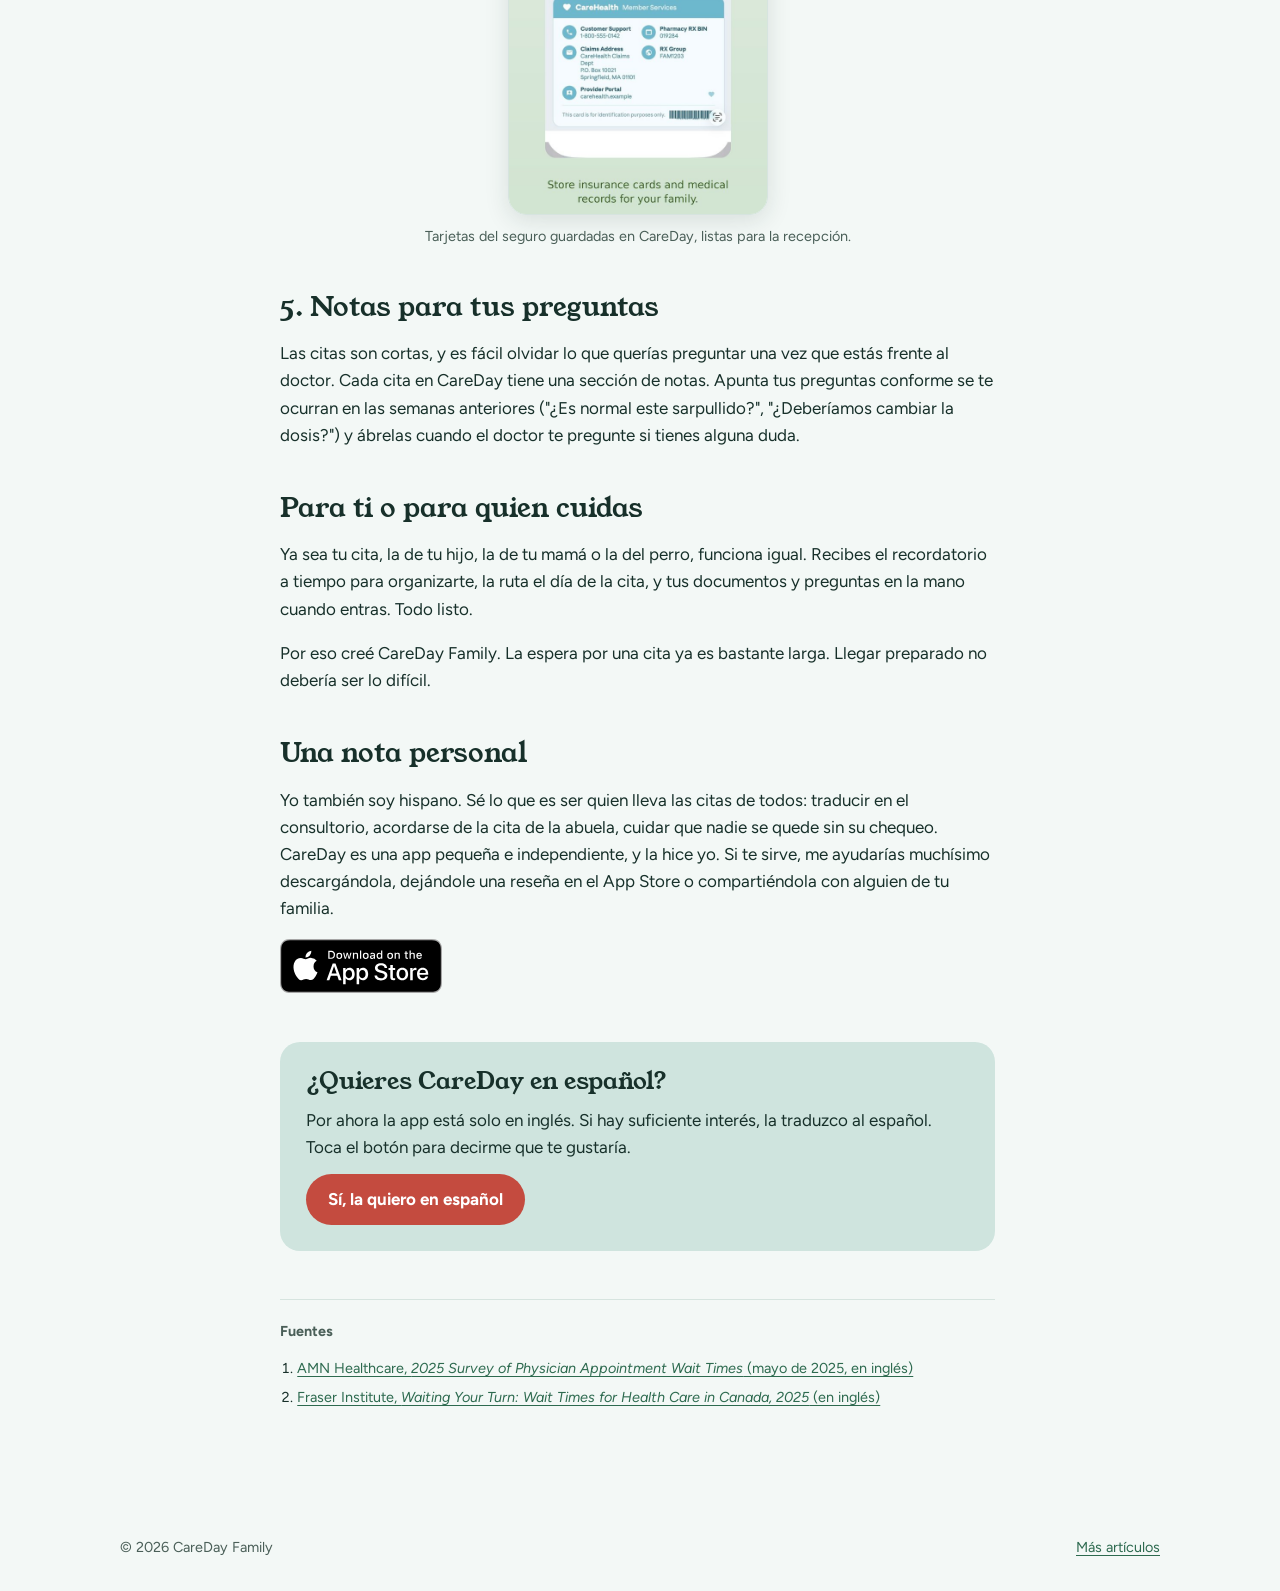
<file: blog/por-que-cree-careday.html>
<!doctype html>
<html lang="es">
<head>
<meta charset="utf-8">
<meta name="viewport" content="width=device-width, initial-scale=1, viewport-fit=cover">
<title>Una cita, cinco apps | CareDay Family</title>
<link rel="canonical" href="https://caredayfamily.com/blog/por-que-cree-careday.html">
<link rel="alternate" hreflang="es" href="https://caredayfamily.com/blog/por-que-cree-careday.html">
<link rel="alternate" hreflang="en" href="https://caredayfamily.com/blog/why-i-built-careday.html">
<meta property="og:type" content="article">
<meta property="og:locale" content="es_US">
<meta property="og:site_name" content="CareDay Family">
<meta property="og:title" content="Una cita, cinco apps">
<meta property="og:description" content="Un calendario, recordatorios, mapas, una cartera para tus tarjetas del seguro y notas para tus preguntas, todo en una sola app, para que llegues preparado a cada cita.">
<meta property="og:url" content="https://caredayfamily.com/blog/por-que-cree-careday.html">
<meta property="og:image" content="https://caredayfamily.com/images/blog/why-i-built-share-es.png">
<meta name="twitter:card" content="summary_large_image">
<meta name="claude:viewport-fit-sides" content="cover">
<meta name="description" content="Un calendario, recordatorios, mapas, una cartera para tus tarjetas del seguro y notas para tus preguntas, todo en una sola app, para que llegues preparado a cada cita.">
<link rel="icon" type="image/png" href="../favicon.png">
<link rel="apple-touch-icon" href="../apple-touch-icon.png">
<link rel="preconnect" href="https://fonts.googleapis.com">
<link rel="preconnect" href="https://fonts.gstatic.com" crossorigin>
<link rel="stylesheet" href="https://fonts.googleapis.com/css2?family=Figtree:wght@400;600;700&family=Young+Serif&display=swap">
<link rel="stylesheet" href="../styles.css">
<script type="application/ld+json">
{
  "@context": "https://schema.org",
  "@type": "BlogPosting",
  "inLanguage": "es",
  "headline": "Una cita, cinco apps",
  "description": "Un calendario, recordatorios, mapas, una cartera para tus tarjetas del seguro y notas para tus preguntas, todo en una sola app, para que llegues preparado a cada cita.",
  "datePublished": "2026-11-10",
  "dateModified": "2026-11-10",
  "author": {
    "@type": "Person",
    "name": "Alex",
    "jobTitle": "Founder of CareDay Family"
  },
  "publisher": {
    "@type": "Organization",
    "name": "CareDay Family",
    "logo": {
      "@type": "ImageObject",
      "url": "https://caredayfamily.com/icon.png"
    }
  },
  "image": "https://caredayfamily.com/images/blog/why-i-built-share-es.png",
  "mainEntityOfPage": "https://caredayfamily.com/blog/por-que-cree-careday.html",
  "keywords": "app de citas médicas, recordatorios de citas, calendario médico familiar, citas con el doctor, prepararse para una cita médica",
  "about": {
    "@type": "MobileApplication",
    "name": "CareDay Family",
    "url": "https://apps.apple.com/us/app/careday-family/id6760533057"
  }
}
</script>
</head>
<body>

<header class="site-head">
  <div class="wrap">
    <a class="brand" href="../index.html"><img src="../icon.png" alt="" width="36" height="36">CareDay Family</a>
    <nav class="nav" aria-label="Principal">
      <a href="../blog.html">Blog</a>
      <a class="app-store-badge app-store-badge-sm" href="https://apps.apple.com/us/app/careday-family/id6760533057?pt=1287390&amp;ct=why-built-es-nav&amp;mt=8"><img src="../images/app-store-badge.svg" alt="Descárgalo en el App Store" width="120" height="40"></a>
    </nav>
  </div>
</header>

<main class="article">
  <article class="wrap">
    <header>
      <span class="tag">Nuestra historia</span>
      <h1>Una cita, cinco apps.</h1>
      <div class="byline">Por Alex, creador de CareDay Family</div>
      <a class="lang-switch" href="why-i-built-careday.html" hreflang="en" lang="en">Read in English</a>
    </header>

    <figure class="apps-merge" aria-label="Un calendario, recordatorios, mapas, una cartera y notas, combinados en CareDay Family">
      <ul class="apps-row">
        <li class="app-tile"><i><svg viewBox="0 0 24 24" fill="none" stroke="currentColor" stroke-width="1.8" stroke-linecap="round" stroke-linejoin="round" aria-hidden="true"><rect x="3" y="5" width="18" height="16" rx="3"/><path d="M3 10h18M8 3v4M16 3v4"/></svg></i>Calendario</li>
        <li class="app-tile"><i><svg viewBox="0 0 24 24" fill="none" stroke="currentColor" stroke-width="1.8" stroke-linecap="round" stroke-linejoin="round" aria-hidden="true"><path d="M6 16V11a6 6 0 0 1 12 0v5l1.5 2h-15z"/><path d="M10 20.5a2 2 0 0 0 4 0"/></svg></i>Recorda&shy;torios</li>
        <li class="app-tile"><i><svg viewBox="0 0 24 24" fill="none" stroke="currentColor" stroke-width="1.8" stroke-linecap="round" stroke-linejoin="round" aria-hidden="true"><path d="M12 21s-6.5-6.2-6.5-11.2a6.5 6.5 0 0 1 13 0C18.5 14.8 12 21 12 21z"/><circle cx="12" cy="9.8" r="2.4"/></svg></i>Mapas</li>
        <li class="app-tile"><i><svg viewBox="0 0 24 24" fill="none" stroke="currentColor" stroke-width="1.8" stroke-linecap="round" stroke-linejoin="round" aria-hidden="true"><rect x="3" y="6" width="18" height="13" rx="3"/><path d="M3 10.5h18M7 15h4"/></svg></i>Cartera</li>
        <li class="app-tile"><i><svg viewBox="0 0 24 24" fill="none" stroke="currentColor" stroke-width="1.8" stroke-linecap="round" stroke-linejoin="round" aria-hidden="true"><rect x="5" y="3" width="14" height="18" rx="2.5"/><path d="M8.5 8h7M8.5 12h7M8.5 16h4"/></svg></i>Notas</li>
      </ul>
      <svg class="merge-arrow" viewBox="0 0 24 24" fill="none" stroke="currentColor" stroke-width="2" stroke-linecap="round" stroke-linejoin="round" aria-hidden="true"><path d="M12 4v15M6 13l6 6 6-6"/></svg>
      <div class="app-one">
        <img src="../icon.png" alt="" width="84" height="84">
        CareDay Family
        <span>Todo junto, para cada cita</span>
      </div>
    </figure>

    <div class="prose">
      <p>Piensa en todo lo que implica una sola cita con el doctor. La fecha va en tu calendario. Pones un recordatorio para no olvidarla. Ese día, abres una app de mapas para encontrar el consultorio. En la recepción, buscas la tarjeta del seguro en tu cartera o entre las fotos del celular. ¿Y las preguntas que querías hacerle al doctor? Están en alguna app de notas, o en ningún lado.</p>
      <p>Son cinco apps para una sola cita. Ahora multiplícalo por todas las personas que cuidas: tus hijos, tu mamá o tu papá, tu pareja y tú.</p>
      <p>Cada una de esas apps hace bien su trabajo. Pero ninguna las juntaba alrededor de la cita. Por eso creé CareDay Family: una sola app que hace las cinco cosas, para cada cita y para toda la familia.</p>

      <h2>Esperaste semanas por esta cita</h2>
      <p>Esto importa porque conseguir una cita médica toma mucho tiempo. En Estados Unidos, la espera promedio para ver a un médico en las ciudades grandes ya es de 31 días, un 19% más que en 2022.<sup>1</sup> En Canadá, después de que tu médico de cabecera te refiere, la espera media solo para ver al especialista es de 15.3 semanas, casi cuatro meses.<sup>2</sup></p>

      <div class="pullstat">
        <b>31 días</b>
        <span>La espera promedio para una cita médica en 15 ciudades grandes de Estados Unidos. En Canadá, ver a un especialista después de que te refieren toma una media de 15.3 semanas.</span>
      </div>

      <p>Después de esperar tanto, sería una lástima llegar tarde, sin la tarjeta del seguro o sin acordarte de la pregunta que más necesitabas hacer. Y si faltas, muchas veces vuelves al final de la fila.</p>

      <h2>Así se ve llegar preparado</h2>
      <p>Quería que CareDay te acompañara en cada cita, desde el día que la agendas hasta que te sientas con el doctor. Así se ve con los recordatorios que vienen por defecto.</p>

      <figure class="visual" aria-label="Ejemplo: recordatorios y funciones de CareDay antes de una cita con el dentista">
        <ol class="timeline">
          <li>
            <span class="pin" aria-hidden="true"></span>
            <div>
              <div class="when">Una semana antes</div>
              <div class="note">
                <img src="../icon.png" alt="" width="44" height="44">
                <div><div class="meta"><b>CareDay Family</b><span>9 nov</span></div><div class="title">Leo: dentista en 1 semana</div><div class="body">Lunes 16 de nov., 1:00 p. m. Es momento de avisar en el trabajo y en la escuela.</div></div>
              </div>
            </div>
          </li>
          <li>
            <span class="pin" aria-hidden="true"></span>
            <div>
              <div class="when">El día anterior</div>
              <div class="note">
                <img src="../icon.png" alt="" width="44" height="44">
                <div><div class="meta"><b>CareDay Family</b><span>15 nov</span></div><div class="title">Leo: dentista mañana</div><div class="body">1:00 p. m. en Bright Smile Dental</div></div>
              </div>
            </div>
          </li>
          <li>
            <span class="pin" aria-hidden="true"></span>
            <div>
              <div class="when">Una hora antes</div>
              <div class="note">
                <img src="../icon.png" alt="" width="44" height="44">
                <div><div class="meta"><b>CareDay Family</b><span>12:00 p. m.</span></div><div class="title">Leo: dentista en 1 hora</div><div class="body">Desliza la cita para ver cómo llegar en Apple Maps o Google Maps.</div></div>
              </div>
            </div>
          </li>
          <li class="final">
            <span class="pin" aria-hidden="true"></span>
            <div>
              <div class="when">En la sala de espera</div>
              <div class="note">
                <img src="../icon.png" alt="" width="44" height="44">
                <div><div class="meta"><b>Todo listo</b><span>1:00 p. m.</span></div><div class="title">La tarjeta del seguro y tus preguntas, en un solo lugar</div><div class="body">Las fotos de la tarjeta en Documentos y tus preguntas en las notas de la cita.</div></div>
              </div>
            </div>
          </li>
        </ol>
        <figcaption>Ejemplo: una cita, desde una semana antes hasta la sala de espera.</figcaption>
      </figure>

      <h2>1. Un calendario para toda la familia</h2>
      <p>Todas las citas viven en una lista y en un calendario mensual, con un color para cada persona. El doctor, el dentista, el terapeuta, el oculista, hasta el veterinario. Con un vistazo sabes quién tiene qué y cuándo.</p>

      <figure class="post-shot">
        <img src="../images/screens/calendar.jpg" alt="Calendario mensual de CareDay con puntos de colores para las citas de cada miembro de la familia" width="600" height="1298" loading="lazy">
        <figcaption>La vista del mes: un punto por cita, un color por persona.</figcaption>
      </figure>

      <h2>2. Recordatorios con tiempo para prepararte</h2>
      <p>La mayoría de los recordatorios llegan cuando ya es tarde para hacer algo. En CareDay, por defecto te avisa una semana, un día y una hora antes. El de una semana es el que más me importa: te da tiempo para pedir la tarde libre en el trabajo, avisar en la escuela que tu hijo va a faltar o conseguir quién te lleve.</p>

      <figure class="post-shot">
        <img src="../images/screens/reminders.jpg" alt="Notificación de recordatorio de CareDay en la pantalla bloqueada de un iPhone" width="600" height="1298" loading="lazy">
        <figcaption>Un recordatorio de CareDay en la pantalla bloqueada.</figcaption>
      </figure>

      <h2>3. Cómo llegar al consultorio</h2>
      <p>La dirección queda guardada con la cita, así que nunca tienes que volver a buscarla. Desliza la cita, elige Apple Maps o Google Maps, y listo.</p>

      <h2>4. Una cartera para tus documentos</h2>
      <p>Cuando llegas, todo lo que te piden en la recepción está en un solo lugar: las tarjetas del seguro por ambos lados, referencias, cartillas de vacunación, resultados de laboratorio. Están en tu celular, organizados por persona, y puedes protegerlos con Face ID.</p>
      <p>¿Necesitas mandarle una referencia al especialista o la cartilla de vacunación a la escuela de tu hijo? Envía cualquier documento por correo, Mensajes o AirDrop con un solo toque, con un nombre claro como "Leo – Insurance Card", para que quien lo reciba sepa exactamente qué es.</p>

      <figure class="post-shot">
        <img src="../images/screens/insurance-cards.jpg" alt="Tarjeta del seguro guardada en la sección de Documentos de CareDay" width="600" height="1298" loading="lazy">
        <figcaption>Tarjetas del seguro guardadas en CareDay, listas para la recepción.</figcaption>
      </figure>

      <h2>5. Notas para tus preguntas</h2>
      <p>Las citas son cortas, y es fácil olvidar lo que querías preguntar una vez que estás frente al doctor. Cada cita en CareDay tiene una sección de notas. Apunta tus preguntas conforme se te ocurran en las semanas anteriores ("¿Es normal este sarpullido?", "¿Deberíamos cambiar la dosis?") y ábrelas cuando el doctor te pregunte si tienes alguna duda.</p>

      <h2>Para ti o para quien cuidas</h2>
      <p>Ya sea tu cita, la de tu hijo, la de tu mamá o la del perro, funciona igual. Recibes el recordatorio a tiempo para organizarte, la ruta el día de la cita, y tus documentos y preguntas en la mano cuando entras. Todo listo.</p>
      <p>Por eso creé CareDay Family. La espera por una cita ya es bastante larga. Llegar preparado no debería ser lo difícil.</p>

      <h2>Una nota personal</h2>
      <p>Yo también soy hispano. Sé lo que es ser quien lleva las citas de todos: traducir en el consultorio, acordarse de la cita de la abuela, cuidar que nadie se quede sin su chequeo. CareDay es una app pequeña e independiente, y la hice yo. Si te sirve, me ayudarías muchísimo descargándola, dejándole una reseña en el App Store o compartiéndola con alguien de tu familia.</p>

      <p><a class="app-store-badge" href="https://apps.apple.com/us/app/careday-family/id6760533057?pt=1287390&amp;ct=why-built-es-article&amp;mt=8"><img src="../images/app-store-badge.svg" alt="Descárgalo en el App Store" width="162" height="54"></a></p>

      <div class="vote">
        <h2>¿Quieres CareDay en español?</h2>
        <p>Por ahora la app está solo en inglés. Si hay suficiente interés, la traduzco al español. Toca el botón para decirme que te gustaría.</p>
        <a class="btn" href="quiero-careday-en-espanol.html">Sí, la quiero en español</a>
      </div>

      <div class="sources">
        <strong>Fuentes</strong>
        <ol>
          <li><a href="https://www.amnhealthcare.com/siteassets/amn-insights/physician/ps-2025-physician-appt-wait-times---wp-v6.pdf" hreflang="en">AMN Healthcare, <em>2025 Survey of Physician Appointment Wait Times</em> (mayo de 2025, en inglés)</a></li>
          <li><a href="https://www.fraserinstitute.org/studies/waiting-your-turn-wait-times-for-health-care-in-canada-2025" hreflang="en">Fraser Institute, <em>Waiting Your Turn: Wait Times for Health Care in Canada, 2025</em> (en inglés)</a></li>
        </ol>
      </div>
    </div>
  </article>
</main>

<footer class="site-foot">
  <div class="wrap">
    <span>© 2026 CareDay Family</span>
    <span><a href="../blog.html">Más artículos</a></span>
  </div>
</footer>
<!-- Cloudflare Web Analytics --><script type='module' src='https://static.cloudflareinsights.com/beacon.min.js' data-cf-beacon='{"token": "ec87ac1c883741d7adaf051fa220bff0"}'></script><!-- End Cloudflare Web Analytics -->
</body>
</html>
</file>
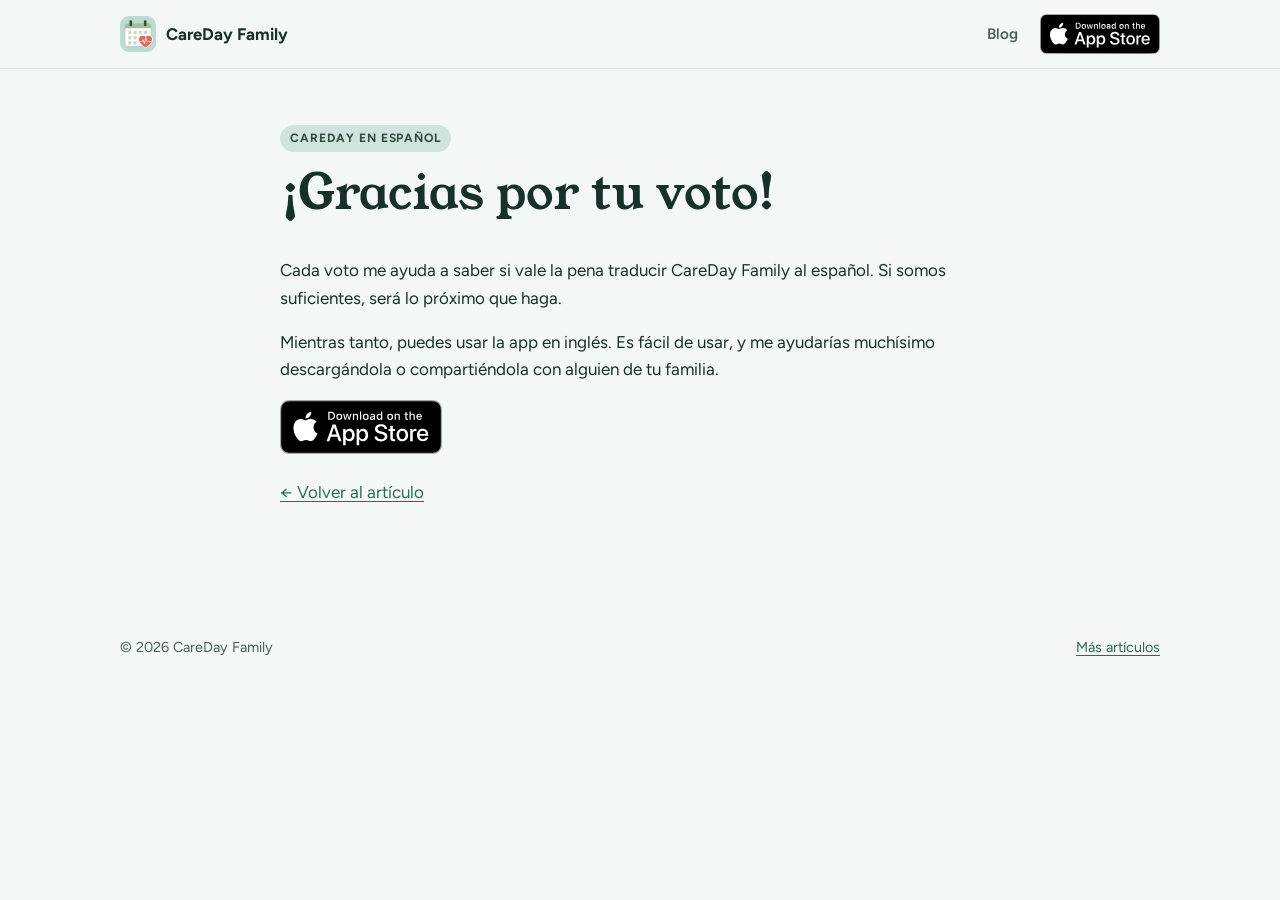
<file: blog/quiero-careday-en-espanol.html>
<!doctype html>
<html lang="es">
<head>
<meta charset="utf-8">
<meta name="viewport" content="width=device-width, initial-scale=1, viewport-fit=cover">
<title>¡Gracias! · CareDay Family</title>
<meta name="robots" content="noindex">
<meta name="claude:viewport-fit-sides" content="cover">
<link rel="icon" type="image/png" href="../favicon.png">
<link rel="apple-touch-icon" href="../apple-touch-icon.png">
<link rel="preconnect" href="https://fonts.googleapis.com">
<link rel="preconnect" href="https://fonts.gstatic.com" crossorigin>
<link rel="stylesheet" href="https://fonts.googleapis.com/css2?family=Figtree:wght@400;600;700&family=Young+Serif&display=swap">
<link rel="stylesheet" href="../styles.css">
</head>
<body>

<header class="site-head">
  <div class="wrap">
    <a class="brand" href="../index.html"><img src="../icon.png" alt="" width="36" height="36">CareDay Family</a>
    <nav class="nav" aria-label="Principal">
      <a href="../blog.html">Blog</a>
      <a class="app-store-badge app-store-badge-sm" href="https://apps.apple.com/us/app/careday-family/id6760533057?pt=1287390&amp;ct=spanish-vote-nav&amp;mt=8"><img src="../images/app-store-badge.svg" alt="Descárgalo en el App Store" width="120" height="40"></a>
    </nav>
  </div>
</header>

<main class="article">
  <article class="wrap">
    <header>
      <span class="tag">CareDay en español</span>
      <h1>¡Gracias por tu voto!</h1>
    </header>
    <div class="prose">
      <p>Cada voto me ayuda a saber si vale la pena traducir CareDay Family al español. Si somos suficientes, será lo próximo que haga.</p>
      <p>Mientras tanto, puedes usar la app en inglés. Es fácil de usar, y me ayudarías muchísimo descargándola o compartiéndola con alguien de tu familia.</p>
      <p><a class="app-store-badge" href="https://apps.apple.com/us/app/careday-family/id6760533057?pt=1287390&amp;ct=spanish-vote-article&amp;mt=8"><img src="../images/app-store-badge.svg" alt="Descárgalo en el App Store" width="162" height="54"></a></p>
      <p><a href="por-que-cree-careday.html">← Volver al artículo</a></p>
    </div>
  </article>
</main>

<footer class="site-foot">
  <div class="wrap">
    <span>© 2026 CareDay Family</span>
    <span><a href="../blog.html">Más artículos</a></span>
  </div>
</footer>
<!-- Cloudflare Web Analytics --><script type='module' src='https://static.cloudflareinsights.com/beacon.min.js' data-cf-beacon='{"token": "ec87ac1c883741d7adaf051fa220bff0"}'></script><!-- End Cloudflare Web Analytics -->
</body>
</html>
</file>
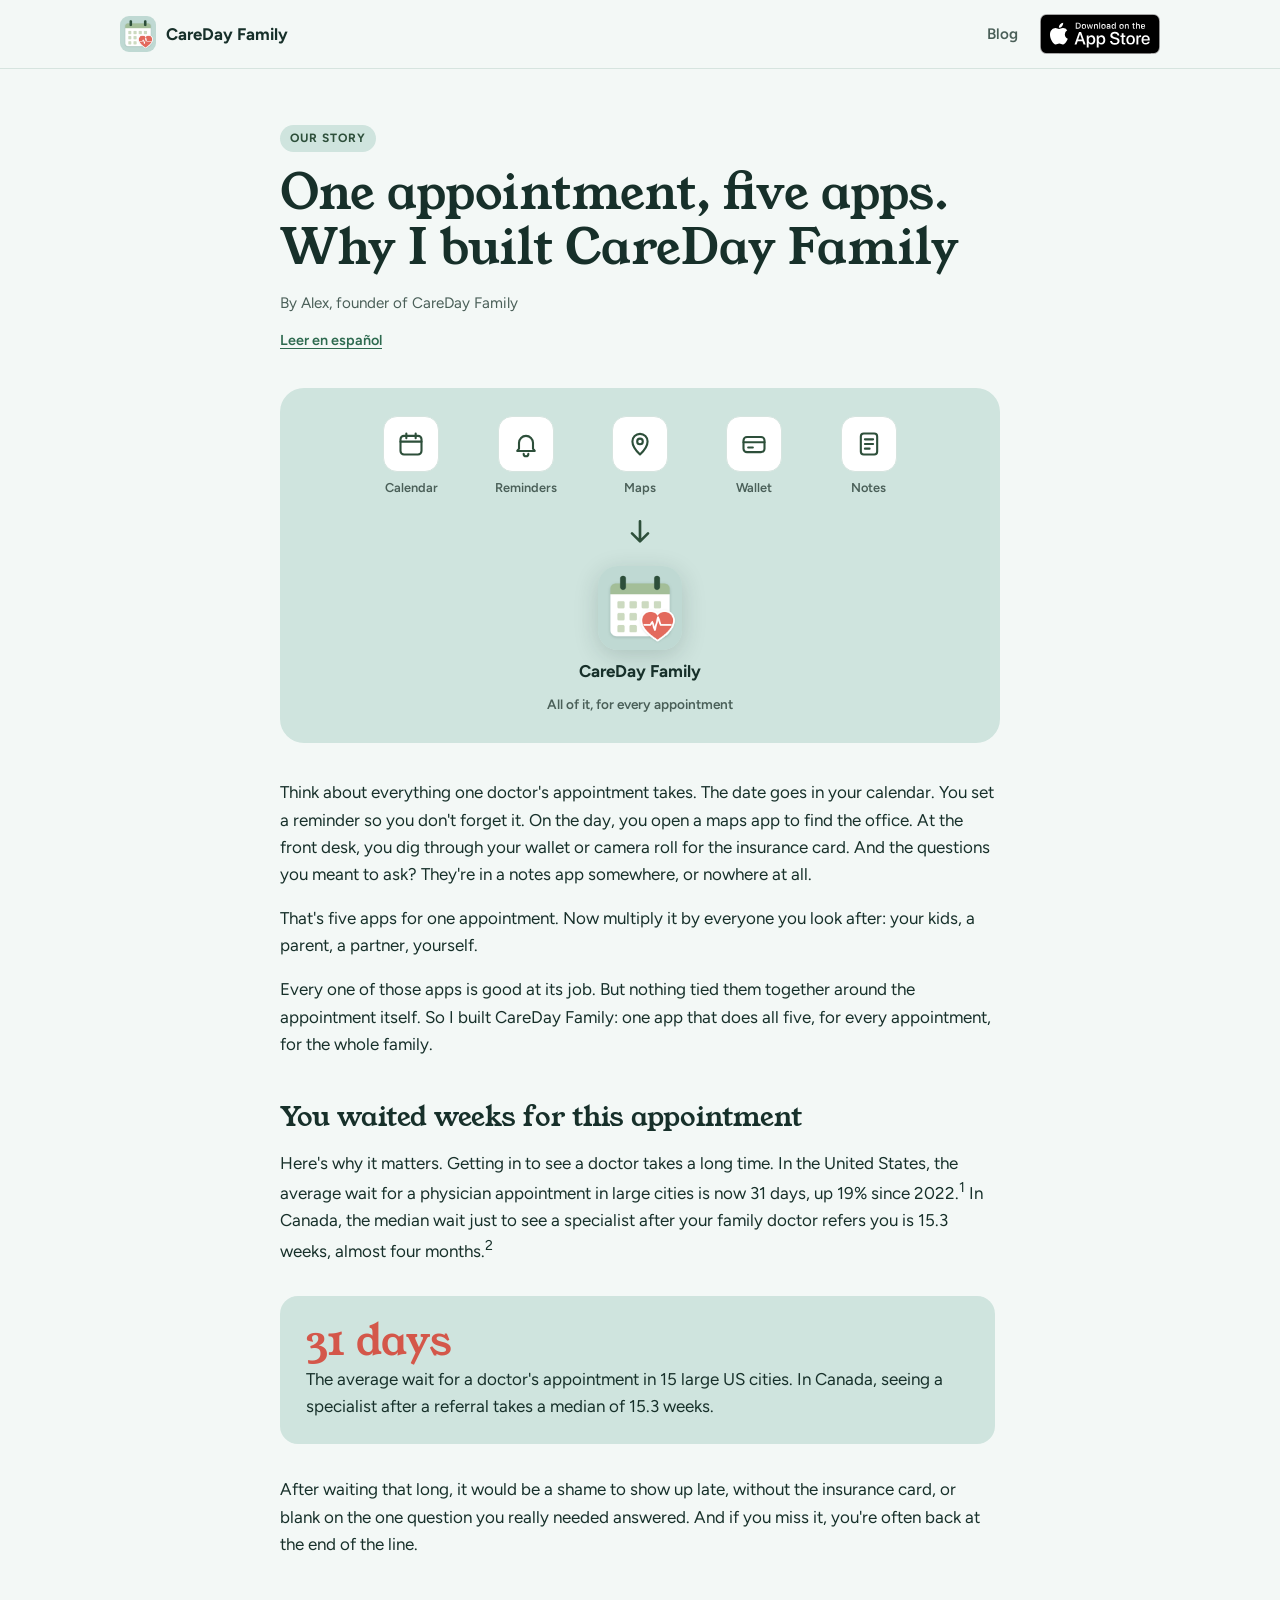
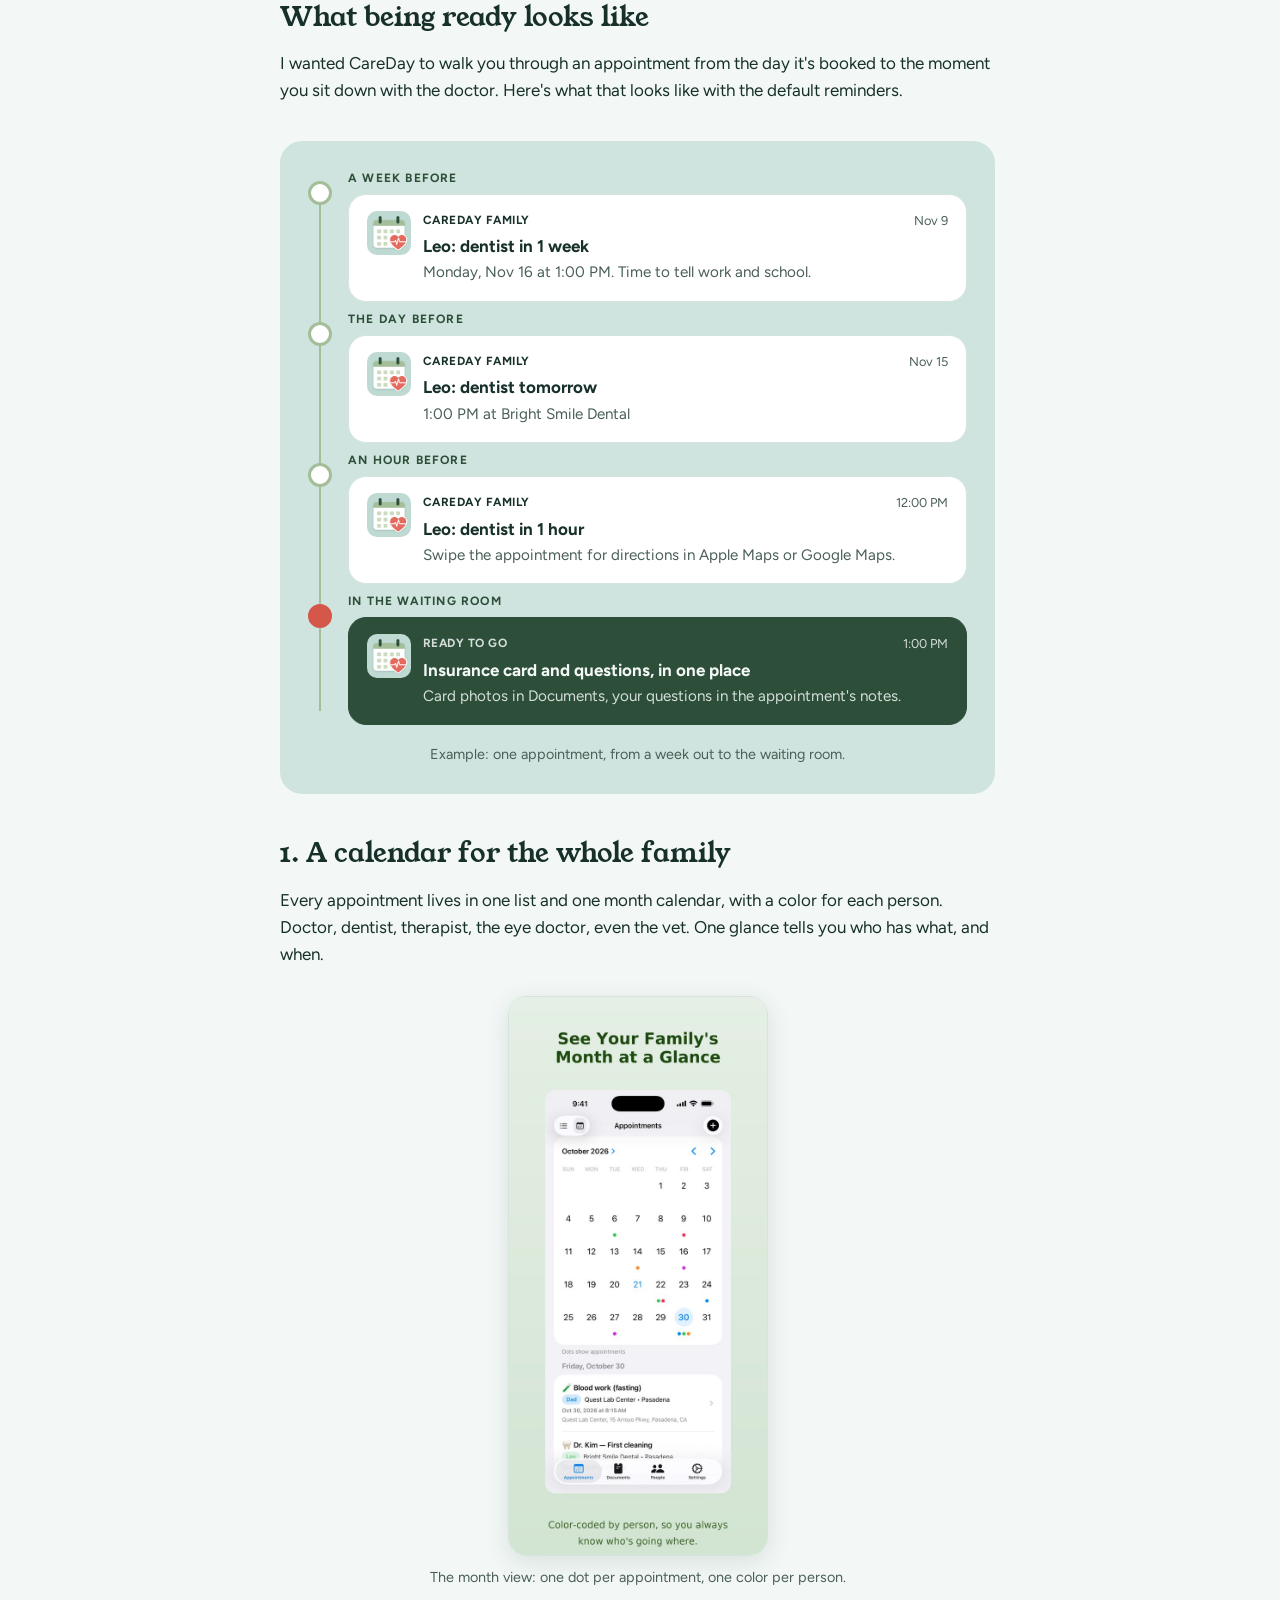
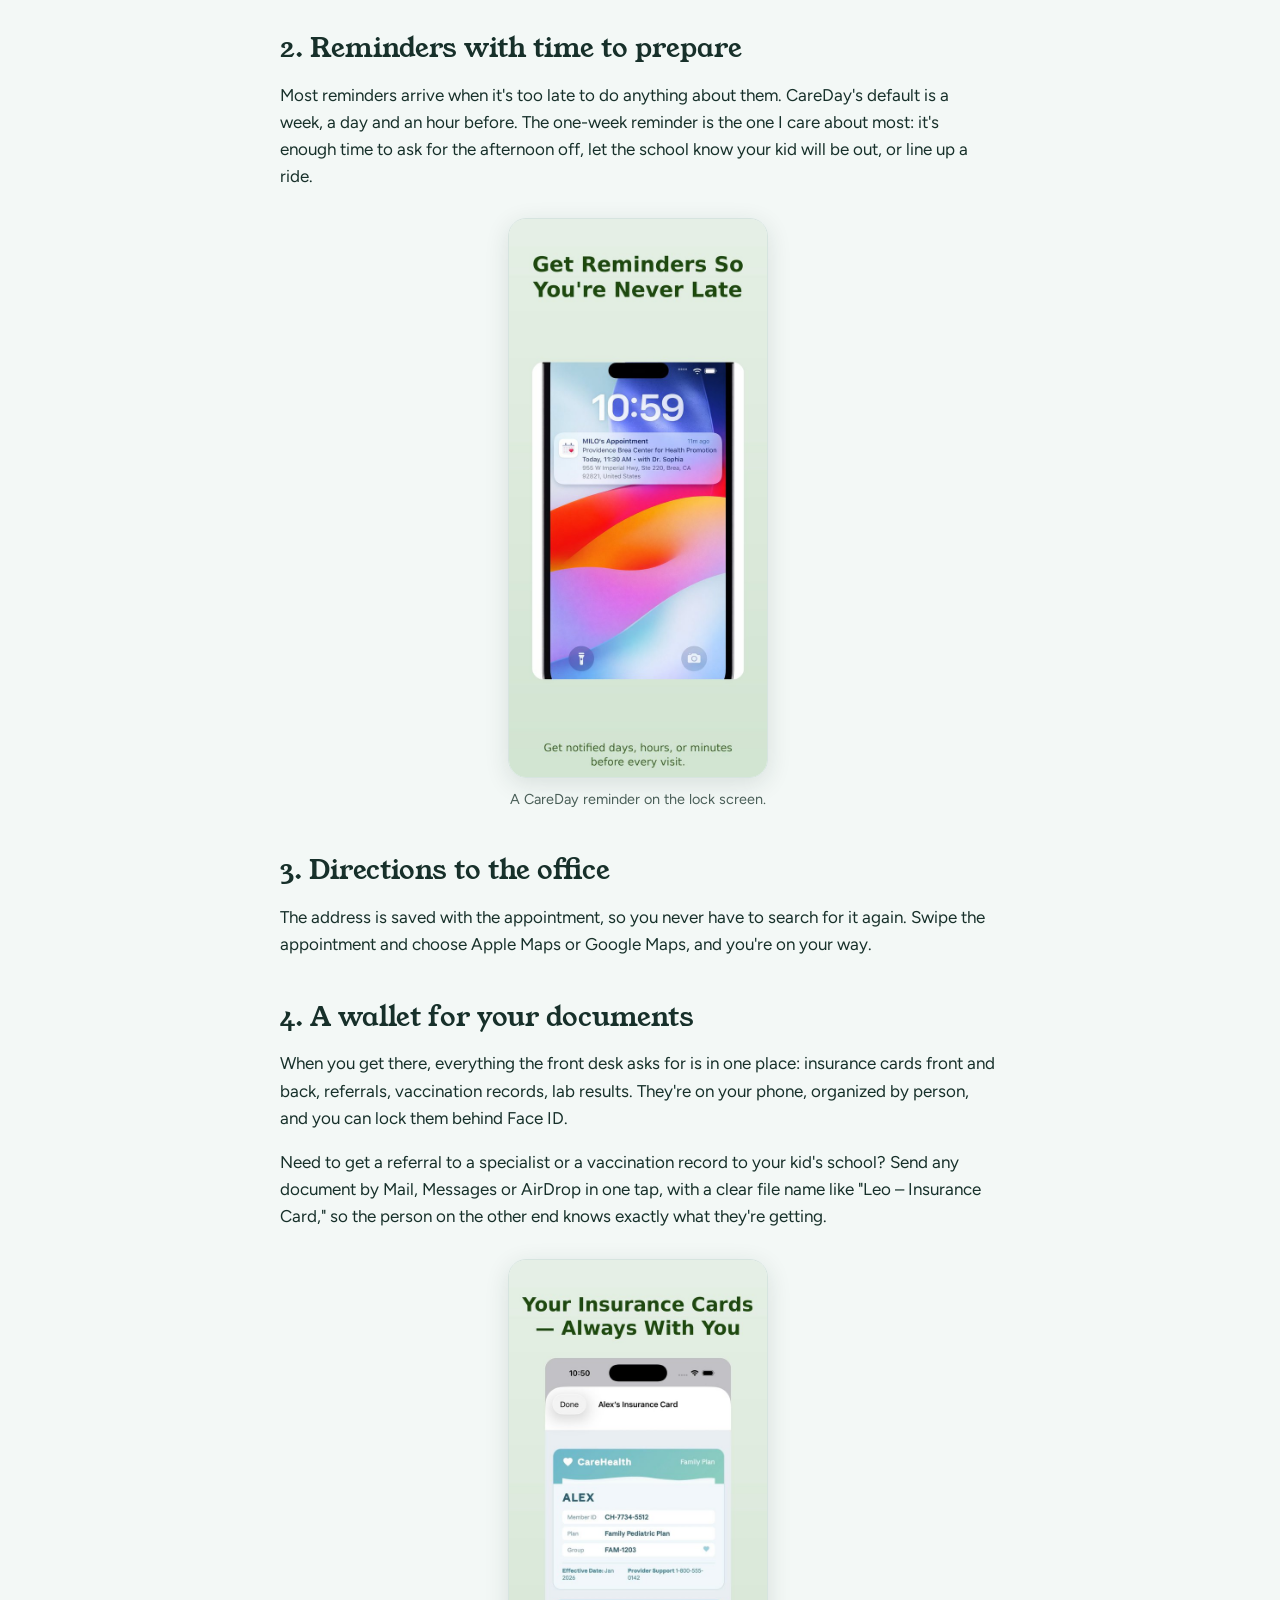
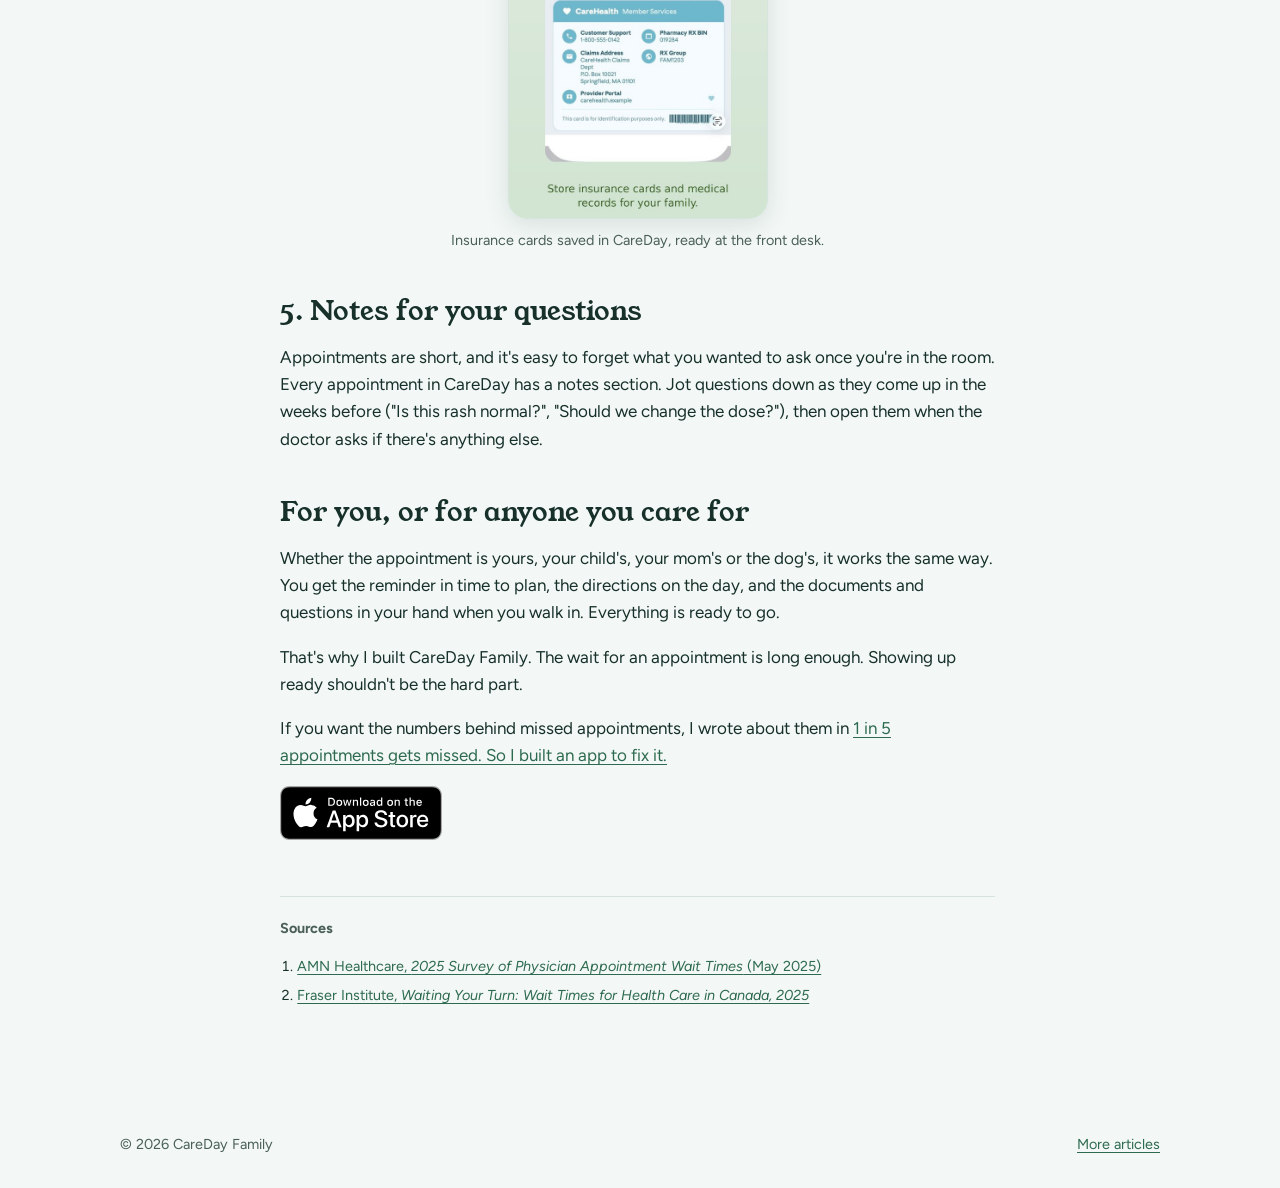
<file: blog/why-i-built-careday.html>
<!doctype html>
<html lang="en">
<head>
<meta charset="utf-8">
<meta name="viewport" content="width=device-width, initial-scale=1, viewport-fit=cover">
<title>One Appointment, Five Apps: Why I Built CareDay Family</title>
<link rel="canonical" href="https://caredayfamily.com/blog/why-i-built-careday.html">
<link rel="alternate" hreflang="en" href="https://caredayfamily.com/blog/why-i-built-careday.html">
<link rel="alternate" hreflang="es" href="https://caredayfamily.com/blog/por-que-cree-careday.html">
<meta property="og:type" content="article">
<meta property="og:site_name" content="CareDay Family">
<meta property="og:title" content="One appointment, five apps: why I built CareDay Family">
<meta property="og:description" content="A calendar, reminders, maps, a wallet for insurance cards and notes for your questions, all in one app, so you show up to every appointment ready.">
<meta property="og:url" content="https://caredayfamily.com/blog/why-i-built-careday.html">
<meta property="og:image" content="https://caredayfamily.com/images/blog/why-i-built-share.png">
<meta name="twitter:card" content="summary_large_image">
<meta name="claude:viewport-fit-sides" content="cover">
<meta name="description" content="A calendar, reminders, maps, a wallet for insurance cards and notes for your questions, all in one app, so you show up to every appointment ready.">
<link rel="icon" type="image/png" href="../favicon.png">
<link rel="apple-touch-icon" href="../apple-touch-icon.png">
<link rel="preconnect" href="https://fonts.googleapis.com">
<link rel="preconnect" href="https://fonts.gstatic.com" crossorigin>
<link rel="stylesheet" href="https://fonts.googleapis.com/css2?family=Figtree:wght@400;600;700&family=Young+Serif&display=swap">
<link rel="stylesheet" href="../styles.css">
<script type="application/ld+json">
{
  "@context": "https://schema.org",
  "@type": "BlogPosting",
  "headline": "One appointment, five apps: why I built CareDay Family",
  "description": "A calendar, reminders, maps, a wallet for insurance cards and notes for your questions, all in one app, so you show up to every appointment ready.",
  "datePublished": "2026-11-10",
  "dateModified": "2026-11-10",
  "author": {
    "@type": "Person",
    "name": "Alex",
    "jobTitle": "Founder of CareDay Family"
  },
  "publisher": {
    "@type": "Organization",
    "name": "CareDay Family",
    "logo": {
      "@type": "ImageObject",
      "url": "https://caredayfamily.com/icon.png"
    }
  },
  "image": "https://caredayfamily.com/images/blog/why-i-built-share.png",
  "mainEntityOfPage": "https://caredayfamily.com/blog/why-i-built-careday.html",
  "keywords": "all-in-one appointment app, medical appointment app, appointment reminders, doctor appointment preparation, family medical calendar",
  "about": {
    "@type": "MobileApplication",
    "name": "CareDay Family",
    "url": "https://apps.apple.com/us/app/careday-family/id6760533057"
  }
}
</script>
</head>
<body>

<header class="site-head">
  <div class="wrap">
    <a class="brand" href="../index.html"><img src="../icon.png" alt="" width="36" height="36">CareDay Family</a>
    <nav class="nav" aria-label="Main">
      <a href="../blog.html">Blog</a>
      <a class="app-store-badge app-store-badge-sm" href="https://apps.apple.com/us/app/careday-family/id6760533057?pt=1287390&amp;ct=why-built-nav&amp;mt=8"><img src="../images/app-store-badge.svg" alt="Download on the App Store" width="120" height="40"></a>
    </nav>
  </div>
</header>

<main class="article">
  <article class="wrap">
    <header>
      <span class="tag">Our story</span>
      <h1>One appointment, five apps. Why I built CareDay Family</h1>
      <div class="byline">By Alex, founder of CareDay Family</div>
      <a class="lang-switch" href="por-que-cree-careday.html" hreflang="es" lang="es">Leer en español</a>
    </header>

    <figure class="apps-merge" aria-label="A calendar, reminders, maps, a wallet and notes, combined into CareDay Family">
      <ul class="apps-row">
        <li class="app-tile"><i><svg viewBox="0 0 24 24" fill="none" stroke="currentColor" stroke-width="1.8" stroke-linecap="round" stroke-linejoin="round" aria-hidden="true"><rect x="3" y="5" width="18" height="16" rx="3"/><path d="M3 10h18M8 3v4M16 3v4"/></svg></i>Calendar</li>
        <li class="app-tile"><i><svg viewBox="0 0 24 24" fill="none" stroke="currentColor" stroke-width="1.8" stroke-linecap="round" stroke-linejoin="round" aria-hidden="true"><path d="M6 16V11a6 6 0 0 1 12 0v5l1.5 2h-15z"/><path d="M10 20.5a2 2 0 0 0 4 0"/></svg></i>Reminders</li>
        <li class="app-tile"><i><svg viewBox="0 0 24 24" fill="none" stroke="currentColor" stroke-width="1.8" stroke-linecap="round" stroke-linejoin="round" aria-hidden="true"><path d="M12 21s-6.5-6.2-6.5-11.2a6.5 6.5 0 0 1 13 0C18.5 14.8 12 21 12 21z"/><circle cx="12" cy="9.8" r="2.4"/></svg></i>Maps</li>
        <li class="app-tile"><i><svg viewBox="0 0 24 24" fill="none" stroke="currentColor" stroke-width="1.8" stroke-linecap="round" stroke-linejoin="round" aria-hidden="true"><rect x="3" y="6" width="18" height="13" rx="3"/><path d="M3 10.5h18M7 15h4"/></svg></i>Wallet</li>
        <li class="app-tile"><i><svg viewBox="0 0 24 24" fill="none" stroke="currentColor" stroke-width="1.8" stroke-linecap="round" stroke-linejoin="round" aria-hidden="true"><rect x="5" y="3" width="14" height="18" rx="2.5"/><path d="M8.5 8h7M8.5 12h7M8.5 16h4"/></svg></i>Notes</li>
      </ul>
      <svg class="merge-arrow" viewBox="0 0 24 24" fill="none" stroke="currentColor" stroke-width="2" stroke-linecap="round" stroke-linejoin="round" aria-hidden="true"><path d="M12 4v15M6 13l6 6 6-6"/></svg>
      <div class="app-one">
        <img src="../icon.png" alt="" width="84" height="84">
        CareDay Family
        <span>All of it, for every appointment</span>
      </div>
    </figure>

    <div class="prose">
      <p>Think about everything one doctor's appointment takes. The date goes in your calendar. You set a reminder so you don't forget it. On the day, you open a maps app to find the office. At the front desk, you dig through your wallet or camera roll for the insurance card. And the questions you meant to ask? They're in a notes app somewhere, or nowhere at all.</p>
      <p>That's five apps for one appointment. Now multiply it by everyone you look after: your kids, a parent, a partner, yourself.</p>
      <p>Every one of those apps is good at its job. But nothing tied them together around the appointment itself. So I built CareDay Family: one app that does all five, for every appointment, for the whole family.</p>

      <h2>You waited weeks for this appointment</h2>
      <p>Here's why it matters. Getting in to see a doctor takes a long time. In the United States, the average wait for a physician appointment in large cities is now 31 days, up 19% since 2022.<sup>1</sup> In Canada, the median wait just to see a specialist after your family doctor refers you is 15.3 weeks, almost four months.<sup>2</sup></p>

      <div class="pullstat">
        <b>31 days</b>
        <span>The average wait for a doctor's appointment in 15 large US cities. In Canada, seeing a specialist after a referral takes a median of 15.3 weeks.</span>
      </div>

      <p>After waiting that long, it would be a shame to show up late, without the insurance card, or blank on the one question you really needed answered. And if you miss it, you're often back at the end of the line.</p>

      <h2>What being ready looks like</h2>
      <p>I wanted CareDay to walk you through an appointment from the day it's booked to the moment you sit down with the doctor. Here's what that looks like with the default reminders.</p>

      <figure class="visual" aria-label="Example: CareDay reminders and features leading up to a dentist appointment">
        <ol class="timeline">
          <li>
            <span class="pin" aria-hidden="true"></span>
            <div>
              <div class="when">A week before</div>
              <div class="note">
                <img src="../icon.png" alt="" width="44" height="44">
                <div><div class="meta"><b>CareDay Family</b><span>Nov 9</span></div><div class="title">Leo: dentist in 1 week</div><div class="body">Monday, Nov 16 at 1:00 PM. Time to tell work and school.</div></div>
              </div>
            </div>
          </li>
          <li>
            <span class="pin" aria-hidden="true"></span>
            <div>
              <div class="when">The day before</div>
              <div class="note">
                <img src="../icon.png" alt="" width="44" height="44">
                <div><div class="meta"><b>CareDay Family</b><span>Nov 15</span></div><div class="title">Leo: dentist tomorrow</div><div class="body">1:00 PM at Bright Smile Dental</div></div>
              </div>
            </div>
          </li>
          <li>
            <span class="pin" aria-hidden="true"></span>
            <div>
              <div class="when">An hour before</div>
              <div class="note">
                <img src="../icon.png" alt="" width="44" height="44">
                <div><div class="meta"><b>CareDay Family</b><span>12:00 PM</span></div><div class="title">Leo: dentist in 1 hour</div><div class="body">Swipe the appointment for directions in Apple Maps or Google Maps.</div></div>
              </div>
            </div>
          </li>
          <li class="final">
            <span class="pin" aria-hidden="true"></span>
            <div>
              <div class="when">In the waiting room</div>
              <div class="note">
                <img src="../icon.png" alt="" width="44" height="44">
                <div><div class="meta"><b>Ready to go</b><span>1:00 PM</span></div><div class="title">Insurance card and questions, in one place</div><div class="body">Card photos in Documents, your questions in the appointment's notes.</div></div>
              </div>
            </div>
          </li>
        </ol>
        <figcaption>Example: one appointment, from a week out to the waiting room.</figcaption>
      </figure>

      <h2>1. A calendar for the whole family</h2>
      <p>Every appointment lives in one list and one month calendar, with a color for each person. Doctor, dentist, therapist, the eye doctor, even the vet. One glance tells you who has what, and when.</p>

      <figure class="post-shot">
        <img src="../images/screens/calendar.jpg" alt="CareDay month calendar with colored dots for each family member's appointments" width="600" height="1298" loading="lazy">
        <figcaption>The month view: one dot per appointment, one color per person.</figcaption>
      </figure>

      <h2>2. Reminders with time to prepare</h2>
      <p>Most reminders arrive when it's too late to do anything about them. CareDay's default is a week, a day and an hour before. The one-week reminder is the one I care about most: it's enough time to ask for the afternoon off, let the school know your kid will be out, or line up a ride.</p>

      <figure class="post-shot">
        <img src="../images/screens/reminders.jpg" alt="CareDay reminder notification on an iPhone lock screen" width="600" height="1298" loading="lazy">
        <figcaption>A CareDay reminder on the lock screen.</figcaption>
      </figure>

      <h2>3. Directions to the office</h2>
      <p>The address is saved with the appointment, so you never have to search for it again. Swipe the appointment and choose Apple Maps or Google Maps, and you're on your way.</p>

      <h2>4. A wallet for your documents</h2>
      <p>When you get there, everything the front desk asks for is in one place: insurance cards front and back, referrals, vaccination records, lab results. They're on your phone, organized by person, and you can lock them behind Face ID.</p>
      <p>Need to get a referral to a specialist or a vaccination record to your kid's school? Send any document by Mail, Messages or AirDrop in one tap, with a clear file name like "Leo – Insurance Card," so the person on the other end knows exactly what they're getting.</p>

      <figure class="post-shot">
        <img src="../images/screens/insurance-cards.jpg" alt="Insurance card saved in CareDay's Documents tab" width="600" height="1298" loading="lazy">
        <figcaption>Insurance cards saved in CareDay, ready at the front desk.</figcaption>
      </figure>

      <h2>5. Notes for your questions</h2>
      <p>Appointments are short, and it's easy to forget what you wanted to ask once you're in the room. Every appointment in CareDay has a notes section. Jot questions down as they come up in the weeks before ("Is this rash normal?", "Should we change the dose?"), then open them when the doctor asks if there's anything else.</p>

      <h2>For you, or for anyone you care for</h2>
      <p>Whether the appointment is yours, your child's, your mom's or the dog's, it works the same way. You get the reminder in time to plan, the directions on the day, and the documents and questions in your hand when you walk in. Everything is ready to go.</p>
      <p>That's why I built CareDay Family. The wait for an appointment is long enough. Showing up ready shouldn't be the hard part.</p>
      <p>If you want the numbers behind missed appointments, I wrote about them in <a href="one-in-five.html">1 in 5 appointments gets missed. So I built an app to fix it.</a></p>

      <p><a class="app-store-badge" href="https://apps.apple.com/us/app/careday-family/id6760533057?pt=1287390&amp;ct=why-built-article&amp;mt=8"><img src="../images/app-store-badge.svg" alt="Download on the App Store" width="162" height="54"></a></p>

      <div class="sources">
        <strong>Sources</strong>
        <ol>
          <li><a href="https://www.amnhealthcare.com/siteassets/amn-insights/physician/ps-2025-physician-appt-wait-times---wp-v6.pdf">AMN Healthcare, <em>2025 Survey of Physician Appointment Wait Times</em> (May 2025)</a></li>
          <li><a href="https://www.fraserinstitute.org/studies/waiting-your-turn-wait-times-for-health-care-in-canada-2025">Fraser Institute, <em>Waiting Your Turn: Wait Times for Health Care in Canada, 2025</em></a></li>
        </ol>
      </div>
    </div>
  </article>
</main>

<footer class="site-foot">
  <div class="wrap">
    <span>© 2026 CareDay Family</span>
    <span><a href="../blog.html">More articles</a></span>
  </div>
</footer>
<!-- Cloudflare Web Analytics --><script type='module' src='https://static.cloudflareinsights.com/beacon.min.js' data-cf-beacon='{"token": "ec87ac1c883741d7adaf051fa220bff0"}'></script><!-- End Cloudflare Web Analytics -->
</body>
</html>
</file>
<file: styles.css>
/* CareDay Family: mint ground from the icon, forest ink, coral for the one action that matters (download). */
:root {
  --bg: #F3F8F6;
  --surface: #FFFFFF;
  --band: #CFE4DE;
  --ink: #17302A;
  --muted: #4A5F58;
  --line: #D6E4DF;
  --sage: #A3BE98;
  --forest: #2D4F3A;
  --coral: #D4574A;
  --cta: #C44B3F;
  --cta-ink: #FFFFFF;
  --link: #2D6A4F;
  --font-display: "Young Serif", Georgia, "Times New Roman", serif;
  --font-body: "Figtree", system-ui, -apple-system, "Segoe UI", sans-serif;
}
@media (prefers-color-scheme: dark) {
  :root:not([data-theme="light"]) {
    --bg: #0F1A17; --surface: #16241F; --band: #1B2F29; --ink: #E4EFEA; --muted: #A2B6AE;
    --line: #2A3D37; --sage: #6F8F66; --forest: #9CC7A6; --coral: #F08273;
    --cta: #F08273; --cta-ink: #1B0F0C; --link: #9CC7A6; color-scheme: dark;
  }
}
:root[data-theme="dark"] {
  --bg: #0F1A17; --surface: #16241F; --band: #1B2F29; --ink: #E4EFEA; --muted: #A2B6AE;
  --line: #2A3D37; --sage: #6F8F66; --forest: #9CC7A6; --coral: #F08273;
  --cta: #F08273; --cta-ink: #1B0F0C; --link: #9CC7A6; color-scheme: dark;
}

* { box-sizing: border-box; }
html { -webkit-text-size-adjust: 100%; }
body {
  margin: 0; background: var(--bg); color: var(--ink);
  font-family: var(--font-body); font-size: 1.0625rem; line-height: 1.6;
}
img { max-width: 100%; height: auto; display: block; }
a { color: var(--link); text-underline-offset: 3px; }
a:focus-visible, .btn:focus-visible { outline: 3px solid var(--coral); outline-offset: 3px; border-radius: 6px; }

.wrap {
  width: 100%; max-width: 1080px; margin-inline: auto;
  padding-left: max(20px, env(safe-area-inset-left, 0px));
  padding-right: max(20px, env(safe-area-inset-right, 0px));
}

/* Header */
.site-head { border-bottom: 1px solid var(--line); background: var(--bg); }
.site-head .wrap { display: flex; align-items: center; justify-content: space-between; gap: 16px; padding-block: 14px; }
.brand { display: flex; align-items: center; gap: 10px; color: var(--ink); text-decoration: none; font-weight: 700; font-size: 1.05rem; }
.brand img { width: 36px; height: 36px; border-radius: 9px; }
.nav { display: flex; gap: 22px; align-items: center; }
.nav a { color: var(--muted); text-decoration: none; font-weight: 600; font-size: 0.95rem; }
.nav a:hover, .nav a[aria-current="page"] { color: var(--ink); }
.nav a.btn, .nav a.btn:hover { color: var(--cta-ink); }

h1, h2, h3 { font-family: var(--font-display); font-weight: 400; line-height: 1.15; text-wrap: balance; margin: 0; }
.eyebrow { font-size: 0.78rem; font-weight: 700; letter-spacing: 0.12em; text-transform: uppercase; color: var(--forest); }

.btn {
  display: inline-flex; align-items: center; gap: 10px; min-height: 48px; padding: 12px 22px;
  border-radius: 999px; background: var(--cta); color: var(--cta-ink); font-weight: 700; text-decoration: none;
  transition: transform .15s ease;
}
.btn:hover { transform: translateY(-1px); }
.btn svg { width: 20px; height: 20px; }
.btn-quiet { background: transparent; color: var(--ink); border: 1.5px solid var(--line); }

/* Hero */
.hero { background: var(--band); }
.hero .wrap { display: grid; grid-template-columns: minmax(0, 1.15fr) minmax(0, 0.85fr); gap: 48px; align-items: center; padding-block: 72px; }
.hero h1 { font-size: clamp(2.3rem, 5vw, 3.6rem); margin-top: 12px; }
.hero p.lede { font-size: 1.2rem; color: var(--muted); max-width: 34ch; margin: 18px 0 28px; }
.hero .actions { display: flex; flex-wrap: wrap; gap: 12px; }

.phone-note { display: flex; flex-direction: column; gap: 14px; }
.note {
  background: var(--surface); border-radius: 22px; padding: 16px 18px; display: grid;
  grid-template-columns: 44px minmax(0, 1fr); gap: 12px; align-items: start;
  box-shadow: 0 10px 30px rgba(23, 48, 42, 0.12);
}
.note img { width: 44px; height: 44px; border-radius: 10px; }
.note .meta { display: flex; justify-content: space-between; gap: 8px; font-size: 0.8rem; color: var(--muted); }
.note .meta b { color: var(--ink); text-transform: uppercase; letter-spacing: 0.04em; font-size: 0.74rem; }
.note .title { font-weight: 700; margin-top: 2px; }
.note .body { color: var(--muted); font-size: 0.95rem; }
.note.later { opacity: 0.75; transform: scale(0.96); transform-origin: top center; }
.caption { font-size: 0.8rem; color: var(--muted); text-align: center; }

/* Stat */
.stat { padding-block: 80px; }
.stat .wrap { display: grid; grid-template-columns: minmax(0, 0.9fr) minmax(0, 1.1fr); gap: 48px; align-items: center; }
.big { font-family: var(--font-display); font-size: clamp(4.5rem, 12vw, 8rem); line-height: 0.95; color: var(--coral); }
.big small { display: block; font-family: var(--font-body); font-size: 1.05rem; color: var(--ink); font-weight: 700; margin-top: 10px; line-height: 1.4; }
.stat p { color: var(--muted); max-width: 52ch; margin: 0 0 14px; }
.dots { display: grid; grid-template-columns: repeat(10, 18px); gap: 8px; margin-bottom: 22px; }
.dots span { width: 18px; height: 18px; border-radius: 5px; background: var(--sage); }
.dots span.miss { background: var(--coral); }
.source { font-size: 0.85rem; }

/* Features */
.features { padding-block: 72px; border-top: 1px solid var(--line); }
.features h2 { font-size: clamp(1.8rem, 3.5vw, 2.4rem); max-width: 22ch; margin-bottom: 36px; }
.feature-grid { display: grid; grid-template-columns: repeat(3, minmax(0, 1fr)); gap: 32px; }
.feature h3 { font-family: var(--font-body); font-weight: 700; font-size: 1.1rem; margin: 14px 0 6px; }
.feature p { margin: 0; color: var(--muted); }
.feature svg { width: 32px; height: 32px; color: var(--forest); }

/* Blog teaser + list */
.posts { padding-block: 72px; border-top: 1px solid var(--line); }
.posts-head { display: flex; justify-content: space-between; align-items: baseline; gap: 16px; flex-wrap: wrap; margin-bottom: 28px; }
.posts-head h2 { font-size: clamp(1.8rem, 3.5vw, 2.4rem); }
.post-list { display: grid; grid-template-columns: repeat(3, minmax(0, 1fr)); gap: 24px; }
.post-card {
  display: flex; flex-direction: column; gap: 10px; padding: 26px; border-radius: 18px;
  background: var(--surface); border: 1px solid var(--line); color: var(--ink); text-decoration: none;
}
.post-card:hover { border-color: var(--sage); }
.post-card h3 { font-size: 1.45rem; }
.post-card p { margin: 0; color: var(--muted); }
.tag { align-self: flex-start; font-size: 0.75rem; font-weight: 700; letter-spacing: 0.08em; text-transform: uppercase; color: var(--forest); background: var(--band); padding: 4px 10px; border-radius: 999px; }
.read { margin-top: auto; font-weight: 700; color: var(--link); }

/* CTA band */
.cta-band { background: var(--forest); color: var(--bg); }
.cta-band .wrap { display: flex; justify-content: space-between; align-items: center; gap: 24px; flex-wrap: wrap; padding-block: 48px; }
.cta-band h2 { font-size: clamp(1.6rem, 3vw, 2.1rem); color: var(--bg); max-width: 24ch; }

.site-foot { padding-block: 32px; color: var(--muted); font-size: 0.9rem; }
.site-foot .wrap { display: flex; justify-content: space-between; gap: 16px; flex-wrap: wrap; }

/* Article */
.article { padding-block: 56px 80px; }
.article .wrap { max-width: 760px; }
.article header { display: flex; flex-direction: column; gap: 14px; margin-bottom: 36px; }
.article h1 { font-size: clamp(2.1rem, 5vw, 3rem); }
.byline { color: var(--muted); font-size: 0.95rem; }
.prose { max-width: 65ch; }
.prose h2 { font-size: 1.7rem; margin: 44px 0 12px; }
.prose p, .prose li { color: var(--ink); }
.prose ul, .prose ol { padding-left: 1.3em; display: grid; gap: 8px; }
.pullstat { margin: 32px 0; padding: 24px 26px; border-radius: 18px; background: var(--band); display: grid; gap: 4px; }
.pullstat b { font-family: var(--font-display); font-weight: 400; font-size: 2.6rem; line-height: 1; color: var(--coral); }
.fill { background: color-mix(in srgb, var(--coral) 18%, transparent); padding: 1px 4px; border-radius: 4px; }
.sources { margin-top: 48px; padding-top: 20px; border-top: 1px solid var(--line); font-size: 0.9rem; color: var(--muted); }
.sources ol { padding-left: 1.2em; display: grid; gap: 6px; }

.page-title { padding-block: 56px 8px; }
.page-title h1 { font-size: clamp(2.2rem, 5vw, 3.2rem); }
.page-title p { color: var(--muted); max-width: 52ch; }

@media (max-width: 760px) {
  .hero .wrap, .stat .wrap { grid-template-columns: minmax(0, 1fr); gap: 36px; padding-block: 48px; }
  .stat { padding-block: 0; }
  .feature-grid, .post-list { grid-template-columns: minmax(0, 1fr); }
  .nav { gap: 16px; }
  .dots { grid-template-columns: repeat(10, minmax(0, 18px)); gap: 6px; }
}
@media (prefers-reduced-motion: reduce) { * { transition: none !important; } }

/* ---------- Visuals ---------- */
.visual { margin: 36px 0; padding: 28px; border-radius: 22px; background: var(--band); display: grid; gap: 18px; }
.visual figcaption { font-size: 0.9rem; color: var(--muted); text-align: center; }
.screen { background: var(--surface); border-radius: 24px; padding: 18px; border: 1px solid var(--line); display: grid; gap: 12px; min-width: 0; }
.screen-label { font-size: 0.75rem; font-weight: 700; letter-spacing: 0.1em; text-transform: uppercase; color: var(--forest); display: flex; align-items: center; gap: 8px; }
.avatar { width: 26px; height: 26px; border-radius: 50%; display: inline-grid; place-items: center; font-size: 0.75rem; font-weight: 700; color: var(--surface); background: var(--forest); letter-spacing: 0; }
.avatar.b { background: var(--coral); }
.appt { display: grid; grid-template-columns: 46px minmax(0, 1fr); gap: 12px; align-items: center; padding: 10px; border-radius: 14px; background: var(--bg); }
.appt.new { outline: 2px solid var(--coral); outline-offset: -2px; }
.datebox { border-radius: 10px; background: var(--surface); border: 1px solid var(--line); text-align: center; padding: 4px 0; line-height: 1.1; }
.datebox span { display: block; font-size: 0.65rem; font-weight: 700; letter-spacing: 0.08em; color: var(--coral); text-transform: uppercase; }
.datebox b { font-size: 1.15rem; }
.appt .who { font-size: 0.78rem; color: var(--muted); }
.appt .what { font-weight: 700; font-size: 0.95rem; line-height: 1.3; }
.banner { display: grid; grid-template-columns: 30px minmax(0, 1fr); gap: 10px; align-items: center; padding: 10px 12px; border-radius: 14px; background: var(--band); font-size: 0.88rem; }
.banner img { width: 30px; height: 30px; border-radius: 7px; }

.share { display: grid; grid-template-columns: minmax(0, 1fr) 48px minmax(0, 1fr); gap: 12px; align-items: center; }
.sync { width: 48px; height: 48px; border-radius: 50%; background: var(--surface); display: grid; place-items: center; color: var(--forest); border: 1px solid var(--line); }
.sync svg { width: 24px; height: 24px; }

.timeline { list-style: none; margin: 0; padding: 0; display: grid; gap: 14px; position: relative; }
.timeline::before { content: ""; position: absolute; left: 11px; top: 14px; bottom: 14px; width: 2px; background: var(--sage); }
.timeline li { display: grid; grid-template-columns: 24px minmax(0, 1fr); gap: 16px; align-items: start; position: relative; }
.timeline .pin { width: 24px; height: 24px; border-radius: 50%; background: var(--surface); border: 3px solid var(--sage); margin-top: 12px; }
.timeline li.final .pin { background: var(--coral); border-color: var(--coral); }
.timeline .when { font-size: 0.75rem; font-weight: 700; letter-spacing: 0.1em; text-transform: uppercase; color: var(--forest); margin-bottom: 6px; }
.timeline .note { box-shadow: none; border: 1px solid var(--line); border-radius: 18px; }
.timeline li.final .note { background: var(--forest); color: var(--bg); border-color: var(--forest); }
.timeline li.final .note .body, .timeline li.final .note .meta { color: var(--bg); opacity: 0.85; }
.timeline li.final .note .meta b { color: var(--bg); }

.months { display: grid; grid-template-columns: repeat(7, minmax(0, 1fr)); gap: 6px; position: relative; }
.months div { text-align: center; font-size: 0.78rem; font-weight: 600; color: var(--muted); display: grid; gap: 6px; justify-items: center; }
.months div::before { content: ""; width: 12px; height: 12px; border-radius: 50%; background: var(--sage); opacity: 0.5; }
.months div.start::before { opacity: 1; background: var(--forest); }
.months div.end::before { opacity: 1; background: var(--coral); }
.months div.start, .months div.end { color: var(--ink); }
.cal { background: var(--surface); border-radius: 20px; border: 1px solid var(--line); padding: 18px; display: grid; gap: 12px; }
.cal-head { display: flex; justify-content: space-between; align-items: baseline; gap: 12px; }
.cal-head h3 { font-size: 1.4rem; }
.cal-grid { display: grid; grid-template-columns: repeat(7, minmax(0, 1fr)); gap: 4px; text-align: center; font-variant-numeric: tabular-nums; }
.cal-grid .dow { font-size: 0.72rem; font-weight: 700; color: var(--muted); padding-bottom: 4px; }
.cal-grid .d { aspect-ratio: 1; max-width: 100%; display: grid; place-items: center; border-radius: 10px; font-size: 0.92rem; color: var(--ink); }
.cal-grid .d.remind { background: var(--band); }
.cal-grid .d.hit { background: var(--coral); color: var(--surface); font-weight: 700; }
.cal-legend { display: flex; flex-wrap: wrap; gap: 8px 18px; font-size: 0.85rem; color: var(--muted); }
.cal-legend span { display: inline-flex; align-items: center; gap: 6px; }
.cal-legend i { width: 12px; height: 12px; border-radius: 4px; display: inline-block; }

.split { padding-block: 72px; border-top: 1px solid var(--line); }
.split .wrap { display: grid; grid-template-columns: minmax(0, 1fr) minmax(0, 1fr); gap: 48px; align-items: center; }
.split h2 { font-size: clamp(1.8rem, 3.5vw, 2.4rem); margin: 10px 0 14px; }
.split p { color: var(--muted); max-width: 46ch; margin: 0 0 12px; }
.split .visual { margin: 0; }

@media (max-width: 760px) {
  .share { grid-template-columns: minmax(0, 1fr); justify-items: stretch; }
  .sync { justify-self: center; transform: rotate(90deg); }
  .split .wrap { grid-template-columns: minmax(0, 1fr); gap: 32px; }
  .visual { padding: 18px; }
  .months div { font-size: 0.7rem; }
}
.prose .timeline { padding-left: 0; }

/* ── App screenshots strip ── */
.screens .wrap { padding-block: 64px; }
.screens h2 { text-align: center; }
.screens-sub { text-align: center; color: var(--muted); margin: 8px auto 28px; max-width: 34rem; }
.shot-strip {
  display: flex; gap: 20px; overflow-x: auto; scroll-snap-type: x mandatory;
  padding: 4px 4px 16px; -webkit-overflow-scrolling: touch;
}
.shot-strip:focus-visible { outline: 2px solid var(--link); outline-offset: 4px; border-radius: 12px; }
.shot { flex: 0 0 min(240px, 70vw); scroll-snap-align: center; margin: 0; }
.shot img {
  width: 100%; height: auto; display: block; border-radius: 18px;
  box-shadow: 0 6px 24px rgba(23, 48, 42, 0.12); border: 1px solid var(--line);
}

/* ── Official App Store badge (Apple artwork — don't recolor or alter) ── */
.app-store-badge { display: inline-block; line-height: 0; border-radius: 9px; transition: transform 0.15s ease; }
.app-store-badge:hover { transform: translateY(-1px); }
.app-store-badge:focus-visible { outline: 2px solid var(--link); outline-offset: 3px; }
.app-store-badge img { height: 54px; width: auto; display: block; }
.app-store-badge-sm img { height: 40px; }

/* ── FAQ ── */
.faq .wrap { padding-block: 64px; max-width: 760px; }
.faq h2 { text-align: center; margin-bottom: 24px; }
.faq-list { display: grid; gap: 10px; }
.faq-item { background: var(--surface); border: 1px solid var(--line); border-radius: 14px; padding: 0 20px; }
.faq-item summary {
  cursor: pointer; list-style: none; padding: 16px 28px 16px 0; font-weight: 600; position: relative;
}
.faq-item summary::-webkit-details-marker { display: none; }
.faq-item summary::after {
  content: "+"; position: absolute; right: 0; top: 50%; transform: translateY(-50%);
  font-size: 1.4rem; font-weight: 400; color: var(--muted);
}
.faq-item[open] summary::after { content: "–"; }
.faq-item summary:focus-visible { outline: 2px solid var(--link); outline-offset: 4px; border-radius: 6px; }
.faq-item p { margin: 0 0 16px; color: var(--muted); }

/* ── Article visuals ── */
.post-hero { margin: 0 0 36px; background: var(--band); border-radius: 24px; padding: 12px 24px 0; }
.post-hero img { width: 100%; max-width: 560px; height: auto; display: block; margin: 0 auto; }

.post-shot { margin: 28px auto 32px; text-align: center; }
.post-shot img {
  width: min(260px, 72%); height: auto; display: block; margin: 0 auto;
  border-radius: 18px; border: 1px solid var(--line); box-shadow: 0 6px 24px rgba(23, 48, 42, 0.12);
}
.post-shot figcaption, .visual.team figcaption { margin-top: 10px; font-size: 0.9rem; color: var(--muted); }

.team-row { display: grid; grid-template-columns: 7.5rem minmax(0, 1fr); gap: 12px; padding: 10px 4px; border-top: 1px solid var(--line); font-size: 0.95rem; }
.team-row b { color: var(--ink); }
.team-row span { color: var(--muted); }

.imsg { max-width: 360px; margin: 0 auto; width: 100%; background: var(--surface); border-radius: 24px; padding: 18px; border: 1px solid var(--line); display: grid; gap: 10px; }
.imsg-to { font-size: 0.85rem; color: var(--muted); border-bottom: 1px solid var(--line); padding-bottom: 8px; }
.imsg .bubble { justify-self: end; max-width: 85%; background: #0A84FF; color: #FFFFFF; padding: 10px 14px; border-radius: 18px 18px 4px 18px; font-size: 0.9rem; line-height: 1.4; }
.imsg .bubble.them { justify-self: start; background: var(--band); color: var(--ink); border-radius: 18px 18px 18px 4px; }

/* ── "Five apps, one app" hero ── */
.apps-merge { margin: 0 0 36px; padding: 28px 24px; border-radius: 24px; background: var(--band); display: grid; gap: 18px; justify-items: center; }
.apps-row { display: grid; grid-template-columns: repeat(5, minmax(0, 1fr)); gap: 12px; width: 100%; max-width: 560px; list-style: none; margin: 0; padding: 0; }
.app-tile { display: grid; justify-items: center; gap: 6px; font-size: 0.8rem; font-weight: 600; color: var(--muted); text-align: center; }
.app-tile i { width: 56px; height: 56px; border-radius: 14px; background: var(--surface); border: 1px solid var(--line); display: grid; place-items: center; color: var(--forest); }
.app-tile svg { width: 28px; height: 28px; }
.merge-arrow { width: 32px; height: 32px; color: var(--forest); }
.app-one { display: grid; justify-items: center; gap: 8px; font-weight: 700; color: var(--ink); }
.app-one img { width: 84px; height: 84px; border-radius: 20px; box-shadow: 0 6px 24px rgba(23, 48, 42, 0.18); }
.app-one span { font-size: 0.85rem; font-weight: 600; color: var(--muted); }
.apps-merge figcaption { font-size: 0.9rem; color: var(--muted); text-align: center; }
@media (max-width: 480px) {
  .apps-merge { padding: 20px 12px; }
  .apps-row { gap: 6px; }
  .app-tile { font-size: 0.7rem; }
  .app-tile i { width: 46px; height: 46px; border-radius: 12px; }
  .app-tile svg { width: 24px; height: 24px; }
}

/* ── Language switch + Spanish-interest vote ── */
.lang-switch { font-size: 0.9rem; font-weight: 600; }
.vote { margin: 40px 0; padding: 26px; border-radius: 20px; background: var(--band); display: grid; gap: 12px; justify-items: start; }
.vote h2 { margin: 0; font-size: 1.5rem; }
.vote p { margin: 0; }
</file>
